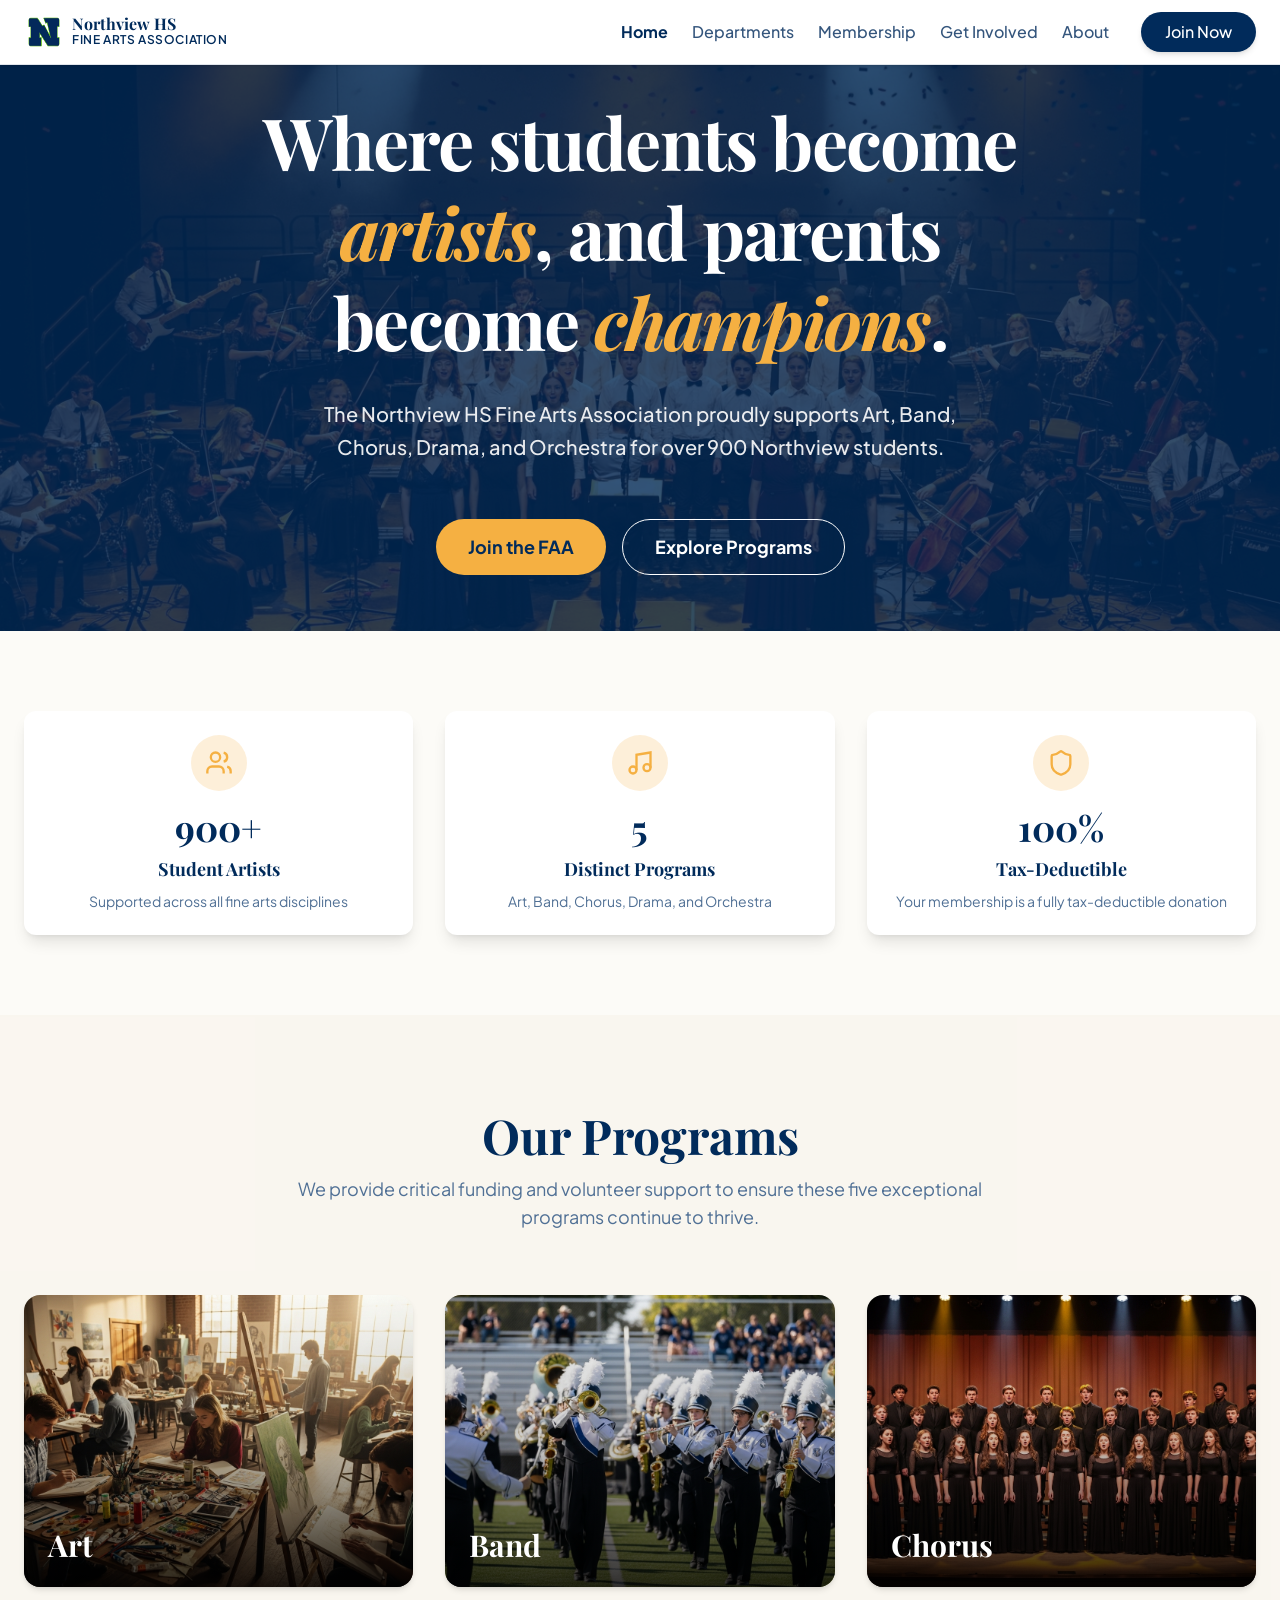
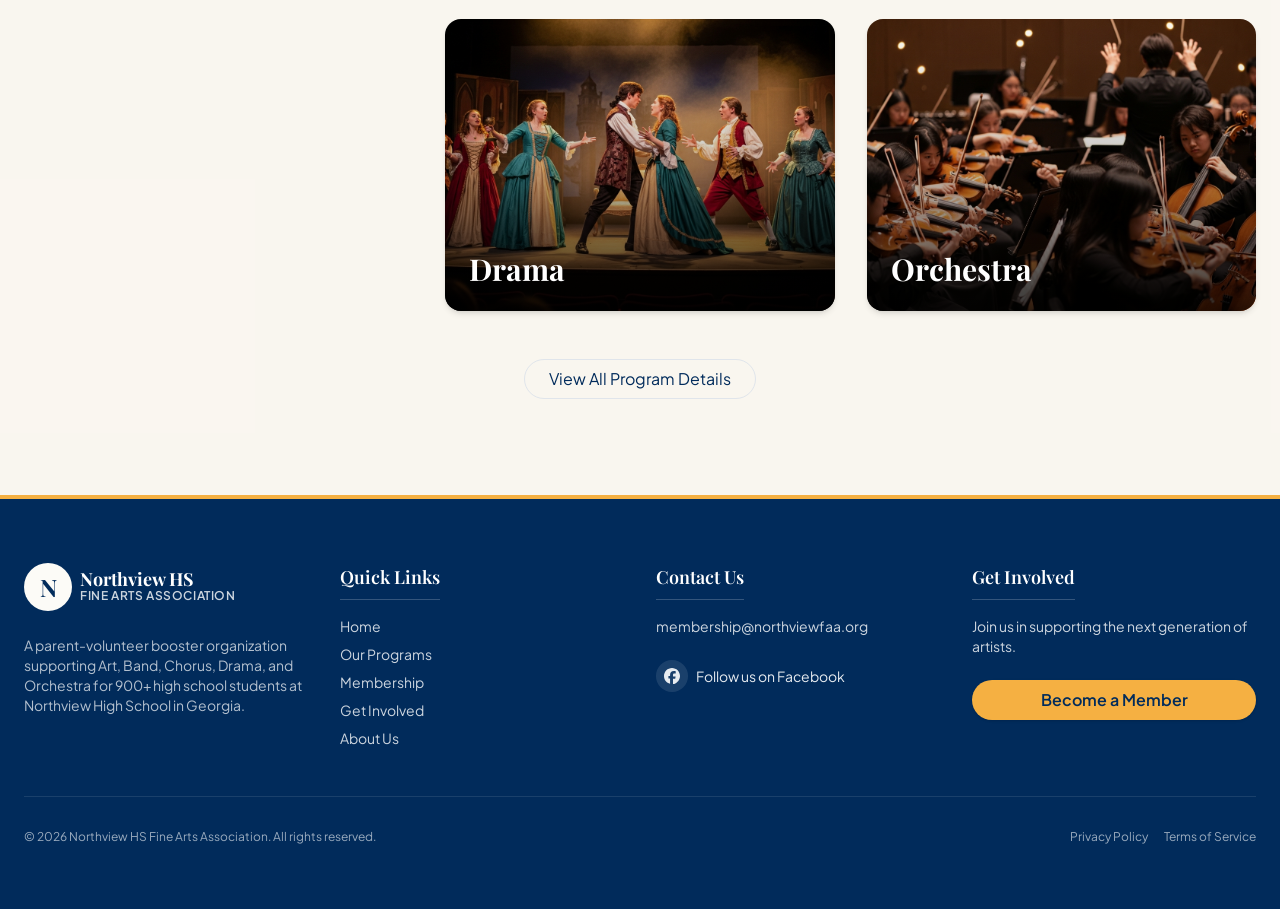
<file: index.html>
<!DOCTYPE html>
<html lang="en">
<head>
<meta charset="UTF-8">
<meta name="viewport" content="width=device-width, initial-scale=1.0">
<title>Northview HS Fine Arts Association</title>
<meta name="description" content="The Northview HS Fine Arts Association proudly supports Art, Band, Chorus, Drama, and Orchestra for over 900 students.">
<link rel="icon" type="image/svg+xml" href="images/favicon.svg">
<link rel="stylesheet" href="assets/style.css">
<link rel="preconnect" href="https://fonts.googleapis.com">
</head>
<body class="min-h-screen flex flex-col bg-background font-sans text-foreground">

<header id="site-header" class="fixed top-0 left-0 right-0 z-50 border-b border-border bg-white shadow-sm py-3">
  <div class="container mx-auto px-4 md:px-6">
    <div class="flex items-center justify-between">
      <a href="index.html" class="flex items-center gap-2 group">
        <div class="w-10 h-10 rounded-full flex items-center justify-center overflow-hidden transition-transform group-hover:scale-105">
          <img src="images/northview_logo.png" alt="Logo" class="w-full h-full object-cover" />
        </div>
        <div class="flex flex-col">
          <span class="font-serif font-bold leading-none text-foreground hdr-text">Northview HS</span>
          <span class="text-xs font-semibold uppercase tracking-wider text-primary hdr-text">Fine Arts Association</span>
        </div>
      </a>

      <nav class="hidden lg:flex items-center gap-8">
        <ul class="flex items-center gap-6">
          <li><a href="index.html" class="hdr-text text-base font-bold transition-colors hover:text-primary text-primary">Home</a></li>
<li><a href="programs.html" class="hdr-text text-base font-medium transition-colors hover:text-primary text-foreground/80">Departments</a></li>
<li><a href="membership.html" class="hdr-text text-base font-medium transition-colors hover:text-primary text-foreground/80">Membership</a></li>
<li><a href="volunteer.html" class="hdr-text text-base font-medium transition-colors hover:text-primary text-foreground/80">Get Involved</a></li>
<li><a href="about.html" class="hdr-text text-base font-medium transition-colors hover:text-primary text-foreground/80">About</a></li>

        </ul>
        <a href="membership.html" class="inline-flex items-center justify-center rounded-full px-6 h-10 shadow-md hover:shadow-lg transition-all bg-primary text-primary-foreground font-medium text-base hover:bg-primary/90">Join Now</a>
      </nav>

      <button id="mobile-menu-button" class="hdr-text lg:hidden p-2 rounded-md transition-colors text-foreground" aria-label="Toggle menu">
        <svg id="icon-menu" xmlns="http://www.w3.org/2000/svg" width="24" height="24" viewBox="0 0 24 24" fill="none" stroke="currentColor" stroke-width="2" stroke-linecap="round" stroke-linejoin="round"><line x1="4" x2="20" y1="12" y2="12"/><line x1="4" x2="20" y1="6" y2="6"/><line x1="4" x2="20" y1="18" y2="18"/></svg>
        <svg id="icon-close" class="hidden" xmlns="http://www.w3.org/2000/svg" width="24" height="24" viewBox="0 0 24 24" fill="none" stroke="currentColor" stroke-width="2" stroke-linecap="round" stroke-linejoin="round"><path d="M18 6 6 18"/><path d="m6 6 12 12"/></svg>
      </button>
    </div>
  </div>

  <div id="mobile-nav" class="hidden lg:hidden absolute top-full left-0 right-0 bg-background border-b border-border shadow-lg">
    <nav class="container mx-auto px-4 py-4 flex flex-col gap-4">
      <ul class="flex flex-col gap-2">
        <li><a href="index.html" class="block py-2 px-4 rounded-md text-base font-medium transition-colors bg-primary/10 text-primary">Home</a></li>
<li><a href="programs.html" class="block py-2 px-4 rounded-md text-base font-medium transition-colors text-foreground/80 hover:bg-accent/20 hover:text-foreground">Programs</a></li>
<li><a href="membership.html" class="block py-2 px-4 rounded-md text-base font-medium transition-colors text-foreground/80 hover:bg-accent/20 hover:text-foreground">Membership</a></li>
<li><a href="volunteer.html" class="block py-2 px-4 rounded-md text-base font-medium transition-colors text-foreground/80 hover:bg-accent/20 hover:text-foreground">Get Involved</a></li>
<li><a href="about.html" class="block py-2 px-4 rounded-md text-base font-medium transition-colors text-foreground/80 hover:bg-accent/20 hover:text-foreground">About</a></li>

      </ul>
      <div class="pt-4 border-t border-border px-4">
        <a href="https://northviewfaa.org/membership/" target="_blank" rel="noopener noreferrer" class="w-full inline-flex items-center justify-center rounded-full bg-primary text-primary-foreground font-medium h-10 hover:bg-primary/90">Join Now</a>
      </div>
    </nav>
  </div>
</header>

<main class="flex-grow">

<div class="w-full">
  <!-- Hero -->
  <section class="relative w-full min-h-[90vh] flex items-center justify-center overflow-hidden py-24">
    <div class="absolute inset-0 bg-primary/80 z-10"></div>
    <div class="absolute inset-0 bg-cover bg-center bg-no-repeat" style="background-image: url('images/hero.png')"></div>
    <div class="container relative z-20 mx-auto px-4 md:px-6 text-center text-white">
      <div class="max-w-4xl mx-auto flex flex-col items-center gap-6">
        <h1 class="text-5xl md:text-7xl font-serif font-bold tracking-tight text-balance leading-tight">
          Where students become <span class="text-accent italic">artists</span>, and parents become <span class="text-accent italic">champions</span>.
        </h1>
        <p class="text-lg md:text-xl text-white/90 max-w-2xl font-medium leading-relaxed mt-2">
          The Northview HS Fine Arts Association proudly supports Art, Band, Chorus, Drama, and Orchestra for over 900 Northview students.
        </p>
        <div class="flex flex-col sm:flex-row gap-4 mt-8 w-full sm:w-auto">
          <a href="membership.html" class="inline-flex items-center justify-center bg-accent text-primary hover:bg-accent/90 rounded-full font-bold px-8 h-14 text-lg">Join the FAA</a>
          <a href="programs.html" class="inline-flex items-center justify-center rounded-full font-bold px-8 h-14 text-lg bg-transparent border border-white text-white hover:bg-white/10">Explore Programs</a>
        </div>
      </div>
    </div>
  </section>

  <!-- Impact Stats -->
  <section class="py-20 bg-background relative z-30 -mt-10">
    <div class="container mx-auto px-4 md:px-6">
      <div class="grid grid-cols-1 md:grid-cols-3 gap-8">
        <div class="rounded-lg border-none shadow-lg bg-card text-card-foreground text-center p-6 h-full">
          <div class="mx-auto w-14 h-14 rounded-full bg-accent/20 flex items-center justify-center mb-4 text-accent">
            <svg width="28" height="28" viewBox="0 0 24 24" fill="none" stroke="currentColor" stroke-width="2"><path d="M16 21v-2a4 4 0 0 0-4-4H6a4 4 0 0 0-4 4v2"/><circle cx="9" cy="7" r="4"/><path d="M22 21v-2a4 4 0 0 0-3-3.87"/><path d="M16 3.13a4 4 0 0 1 0 7.75"/></svg>
          </div>
          <div class="text-4xl font-serif font-bold text-primary pb-2">900+</div>
          <h3 class="text-lg font-bold mb-2">Student Artists</h3>
          <p class="text-muted-foreground text-sm">Supported across all fine arts disciplines</p>
        </div>
        <div class="rounded-lg border-none shadow-lg bg-card text-card-foreground text-center p-6 h-full">
          <div class="mx-auto w-14 h-14 rounded-full bg-accent/20 flex items-center justify-center mb-4 text-accent">
            <svg width="28" height="28" viewBox="0 0 24 24" fill="none" stroke="currentColor" stroke-width="2"><path d="M9 18V5l12-2v13"/><circle cx="6" cy="18" r="3"/><circle cx="18" cy="16" r="3"/></svg>
          </div>
          <div class="text-4xl font-serif font-bold text-primary pb-2">5</div>
          <h3 class="text-lg font-bold mb-2">Distinct Programs</h3>
          <p class="text-muted-foreground text-sm">Art, Band, Chorus, Drama, and Orchestra</p>
        </div>
        <div class="rounded-lg border-none shadow-lg bg-card text-card-foreground text-center p-6 h-full">
          <div class="mx-auto w-14 h-14 rounded-full bg-accent/20 flex items-center justify-center mb-4 text-accent">
            <svg width="28" height="28" viewBox="0 0 24 24" fill="none" stroke="currentColor" stroke-width="2"><path d="M20 13c0 5-3.5 7.5-7.66 8.95a1 1 0 0 1-.67-.01C7.5 20.5 4 18 4 13V6a1 1 0 0 1 1-1c2 0 4.5-1.2 6.24-2.72a1.17 1.17 0 0 1 1.52 0C14.51 3.81 17 5 19 5a1 1 0 0 1 1 1z"/></svg>
          </div>
          <div class="text-4xl font-serif font-bold text-primary pb-2">100%</div>
          <h3 class="text-lg font-bold mb-2">Tax-Deductible</h3>
          <p class="text-muted-foreground text-sm">Your membership is a fully tax-deductible donation</p>
        </div>
      </div>
    </div>
  </section>

  <!-- Programs Showcase -->
  <section class="py-24 bg-muted/50">
    <div class="container mx-auto px-4 md:px-6">
      <div class="text-center max-w-3xl mx-auto mb-16">
        <h2 class="text-3xl md:text-5xl font-serif font-bold text-primary mb-4">Our Programs</h2>
        <p class="text-lg text-muted-foreground">We provide critical funding and volunteer support to ensure these five exceptional programs continue to thrive.</p>
      </div>
      <div class="grid grid-cols-1 md:grid-cols-2 lg:grid-cols-3 gap-6 lg:gap-8">
        <a href="programs.html" class="group block h-full">
          <div class="relative rounded-2xl overflow-hidden shadow-md aspect-[4/3]">
            <div class="absolute inset-0 bg-cover bg-center transition-transform duration-700 group-hover:scale-110" style="background-image: url('images/art.png')"></div>
            <div class="absolute inset-0 bg-gradient-to-t from-black/80 via-black/20 to-transparent"></div>
            <div class="absolute bottom-0 left-0 p-6 w-full flex justify-between items-end">
              <h3 class="text-3xl font-serif font-bold text-white">Art</h3>
            </div>
          </div>
        </a>
        <a href="programs.html" class="group block h-full">
          <div class="relative rounded-2xl overflow-hidden shadow-md aspect-[4/3]">
            <div class="absolute inset-0 bg-cover bg-center transition-transform duration-700 group-hover:scale-110" style="background-image: url('images/band.png')"></div>
            <div class="absolute inset-0 bg-gradient-to-t from-black/80 via-black/20 to-transparent"></div>
            <div class="absolute bottom-0 left-0 p-6 w-full flex justify-between items-end">
              <h3 class="text-3xl font-serif font-bold text-white">Band</h3>
            </div>
          </div>
        </a>
        <a href="programs.html" class="group block h-full">
          <div class="relative rounded-2xl overflow-hidden shadow-md aspect-[4/3]">
            <div class="absolute inset-0 bg-cover bg-center transition-transform duration-700 group-hover:scale-110" style="background-image: url('images/chorus.png')"></div>
            <div class="absolute inset-0 bg-gradient-to-t from-black/80 via-black/20 to-transparent"></div>
            <div class="absolute bottom-0 left-0 p-6 w-full flex justify-between items-end">
              <h3 class="text-3xl font-serif font-bold text-white">Chorus</h3>
            </div>
          </div>
        </a>
        <a href="programs.html" class="group block h-full lg:col-start-2">
          <div class="relative rounded-2xl overflow-hidden shadow-md aspect-[4/3]">
            <div class="absolute inset-0 bg-cover bg-center transition-transform duration-700 group-hover:scale-110" style="background-image: url('images/drama.png')"></div>
            <div class="absolute inset-0 bg-gradient-to-t from-black/80 via-black/20 to-transparent"></div>
            <div class="absolute bottom-0 left-0 p-6 w-full flex justify-between items-end">
              <h3 class="text-3xl font-serif font-bold text-white">Drama</h3>
            </div>
          </div>
        </a>
        <a href="programs.html" class="group block h-full lg:col-start-3">
          <div class="relative rounded-2xl overflow-hidden shadow-md aspect-[4/3]">
            <div class="absolute inset-0 bg-cover bg-center transition-transform duration-700 group-hover:scale-110" style="background-image: url('images/orchestra.png')"></div>
            <div class="absolute inset-0 bg-gradient-to-t from-black/80 via-black/20 to-transparent"></div>
            <div class="absolute bottom-0 left-0 p-6 w-full flex justify-between items-end">
              <h3 class="text-3xl font-serif font-bold text-white">Orchestra</h3>
            </div>
          </div>
        </a>
      </div>
      <div class="mt-12 text-center">
        <a href="programs.html" class="inline-flex items-center justify-center rounded-full border border-input px-6 h-10 hover:bg-accent hover:text-accent-foreground">View All Program Details</a>
      </div>
    </div>
  </section>

</div>

</main>

<footer class="bg-primary text-primary-foreground py-16 border-t-4 border-accent">
  <div class="container mx-auto px-4 md:px-6">
    <div class="grid grid-cols-1 md:grid-cols-2 lg:grid-cols-4 gap-12 lg:gap-8 mb-12">
      <div class="flex flex-col gap-4">
        <a href="index.html" class="flex items-center gap-2 group">
          <div class="w-12 h-12 rounded-full bg-background flex items-center justify-center text-primary font-serif font-bold text-2xl transition-transform group-hover:scale-105">N</div>
          <div class="flex flex-col">
            <span class="font-serif font-bold text-lg leading-none">Northview HS</span>
            <span class="text-xs font-semibold uppercase tracking-wider text-primary-foreground/80">Fine Arts Association</span>
          </div>
        </a>
        <p class="text-primary-foreground/70 text-sm mt-2 max-w-xs">A parent-volunteer booster organization supporting Art, Band, Chorus, Drama, and Orchestra for 900+ high school students at Northview High School in Georgia.</p>
      </div>

      <div class="flex flex-col gap-4">
        <h3 class="font-serif font-semibold text-lg border-b border-primary-foreground/20 pb-2 inline-block w-max">Quick Links</h3>
        <ul class="flex flex-col gap-2 text-sm text-primary-foreground/80">
          <li><a href="index.html" class="hover:text-accent transition-colors">Home</a></li>
          <li><a href="programs.html" class="hover:text-accent transition-colors">Our Programs</a></li>
          <li><a href="membership.html" class="hover:text-accent transition-colors">Membership</a></li>
          <li><a href="volunteer.html" class="hover:text-accent transition-colors">Get Involved</a></li>
          <li><a href="about.html" class="hover:text-accent transition-colors">About Us</a></li>
        </ul>
      </div>

      <div class="flex flex-col gap-4">
        <h3 class="font-serif font-semibold text-lg border-b border-primary-foreground/20 pb-2 inline-block w-max">Contact Us</h3>
        <ul class="flex flex-col gap-2 text-sm text-primary-foreground/80">
          <li><a href="mailto:membership@northviewfaa.org" class="hover:text-accent transition-colors">membership@northviewfaa.org</a></li>
          <li class="mt-4">
            <a href="https://www.facebook.com/NorthviewFAA/" target="_blank" rel="noopener noreferrer" class="inline-flex items-center gap-2 text-primary-foreground/90 hover:text-accent transition-colors group">
              <span class="w-8 h-8 rounded-full bg-primary-foreground/10 flex items-center justify-center group-hover:bg-accent group-hover:text-primary transition-colors">
                <svg xmlns="http://www.w3.org/2000/svg" width="16" height="16" viewBox="0 0 24 24" fill="currentColor"><path d="M9.101 23.691v-7.98H6.627v-3.667h2.474v-1.58c0-4.085 1.848-5.978 5.858-5.978.401 0 .955.042 1.468.103a8.68 8.68 0 0 1 1.141.195v3.325a8.623 8.623 0 0 0-.653-.036 26.805 26.805 0 0 0-.733-.009c-.707 0-1.259.096-1.675.313a1.686 1.686 0 0 0-.679.679c-.239.481-.334 1.132-.334 2.005v1.583h3.926l-.393 2.264-.253 1.403h-3.28v8.245C19.396 23.238 24 18.179 24 12.044c0-6.627-5.373-12-12-12s-12 5.373-12 12c0 5.628 3.874 10.35 9.101 11.647Z"/></svg>
              </span>
              Follow us on Facebook
            </a>
          </li>
        </ul>
      </div>

      <div class="flex flex-col gap-4">
        <h3 class="font-serif font-semibold text-lg border-b border-primary-foreground/20 pb-2 inline-block w-max">Get Involved</h3>
        <p class="text-sm text-primary-foreground/80 mb-2">Join us in supporting the next generation of artists.</p>
        <a href="membership.html" class="inline-block bg-accent text-primary font-semibold py-2 px-6 rounded-full text-center hover:bg-accent/90 transition-colors shadow-sm">Become a Member</a>
      </div>
    </div>

    <div class="pt-8 border-t border-primary-foreground/10 flex flex-col md:flex-row items-center justify-between gap-4 text-xs text-primary-foreground/60">
      <p>&copy; 2026 Northview HS Fine Arts Association. All rights reserved.</p>
      <div class="flex gap-4">
        <a href="#" class="hover:text-primary-foreground transition-colors">Privacy Policy</a>
        <a href="#" class="hover:text-primary-foreground transition-colors">Terms of Service</a>
      </div>
    </div>
  </div>
</footer>

<script src="assets/main.js"></script>
</body>
</html>
</file>
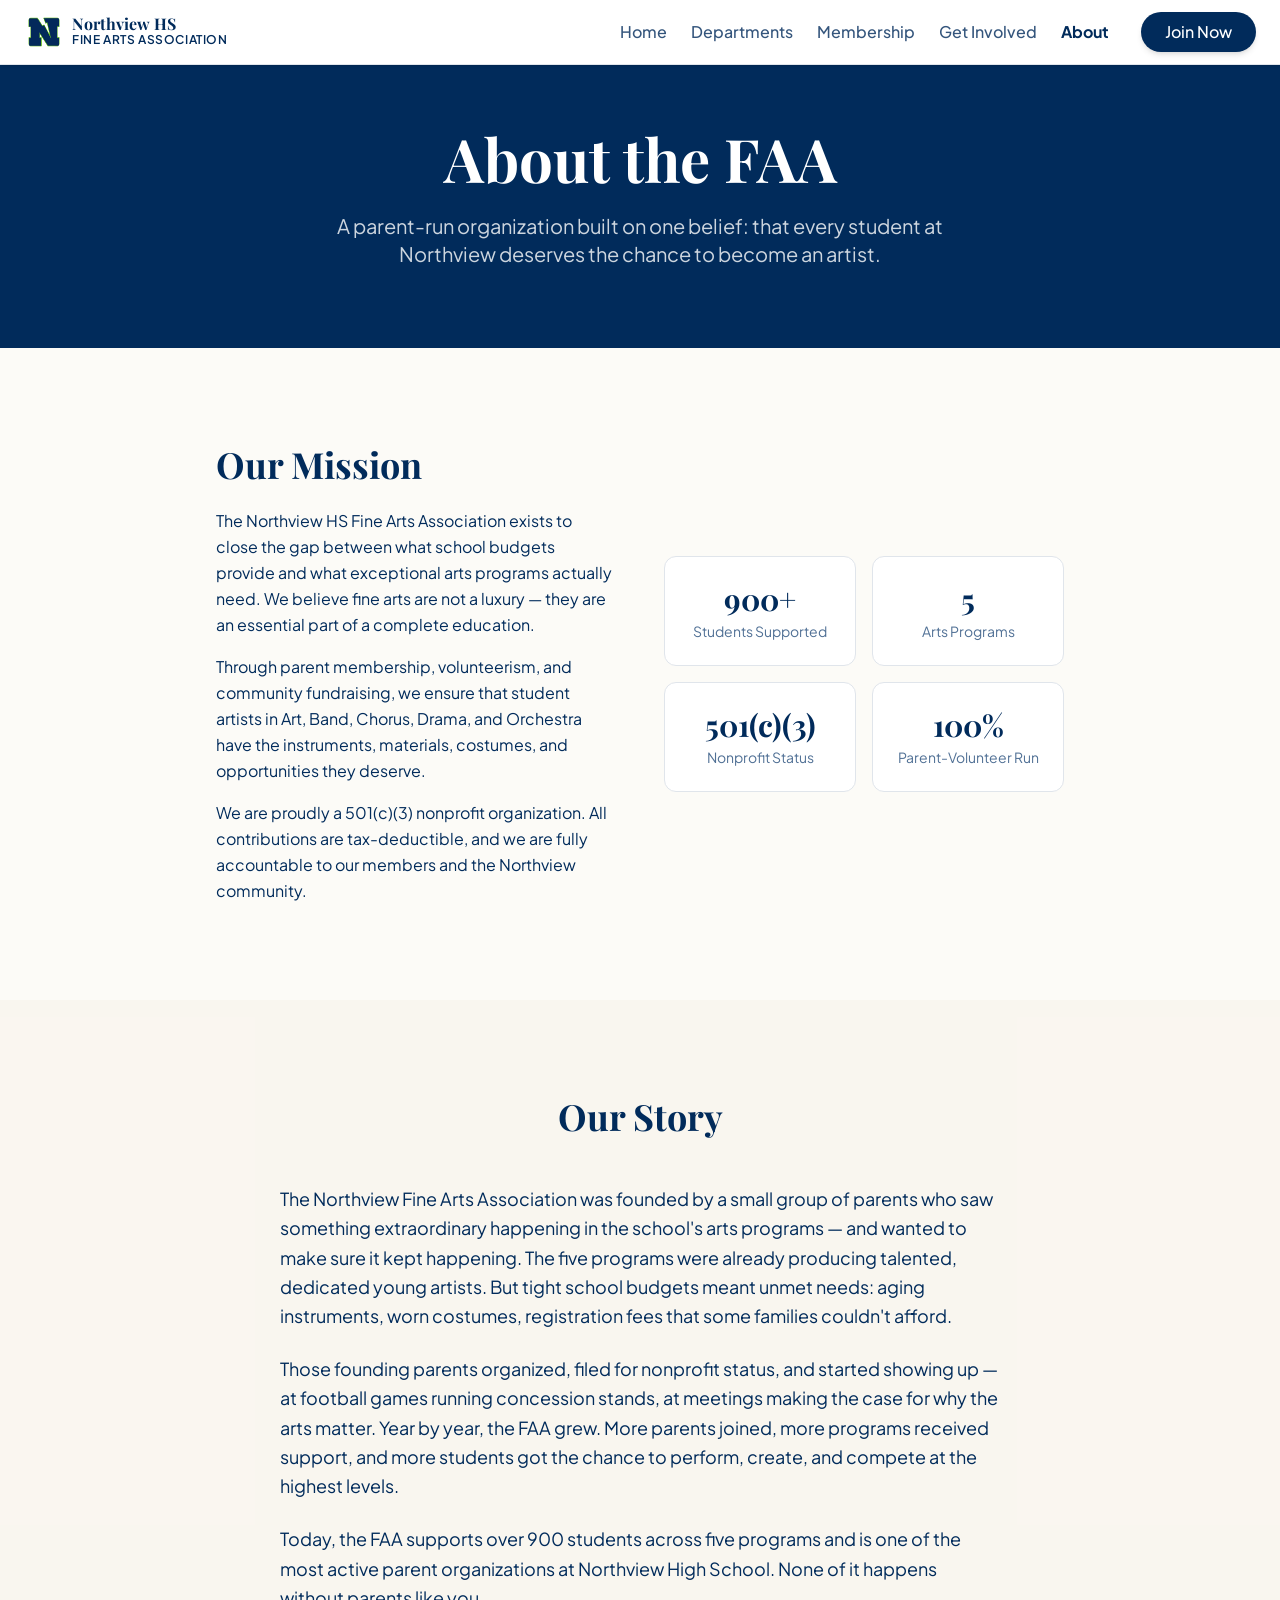
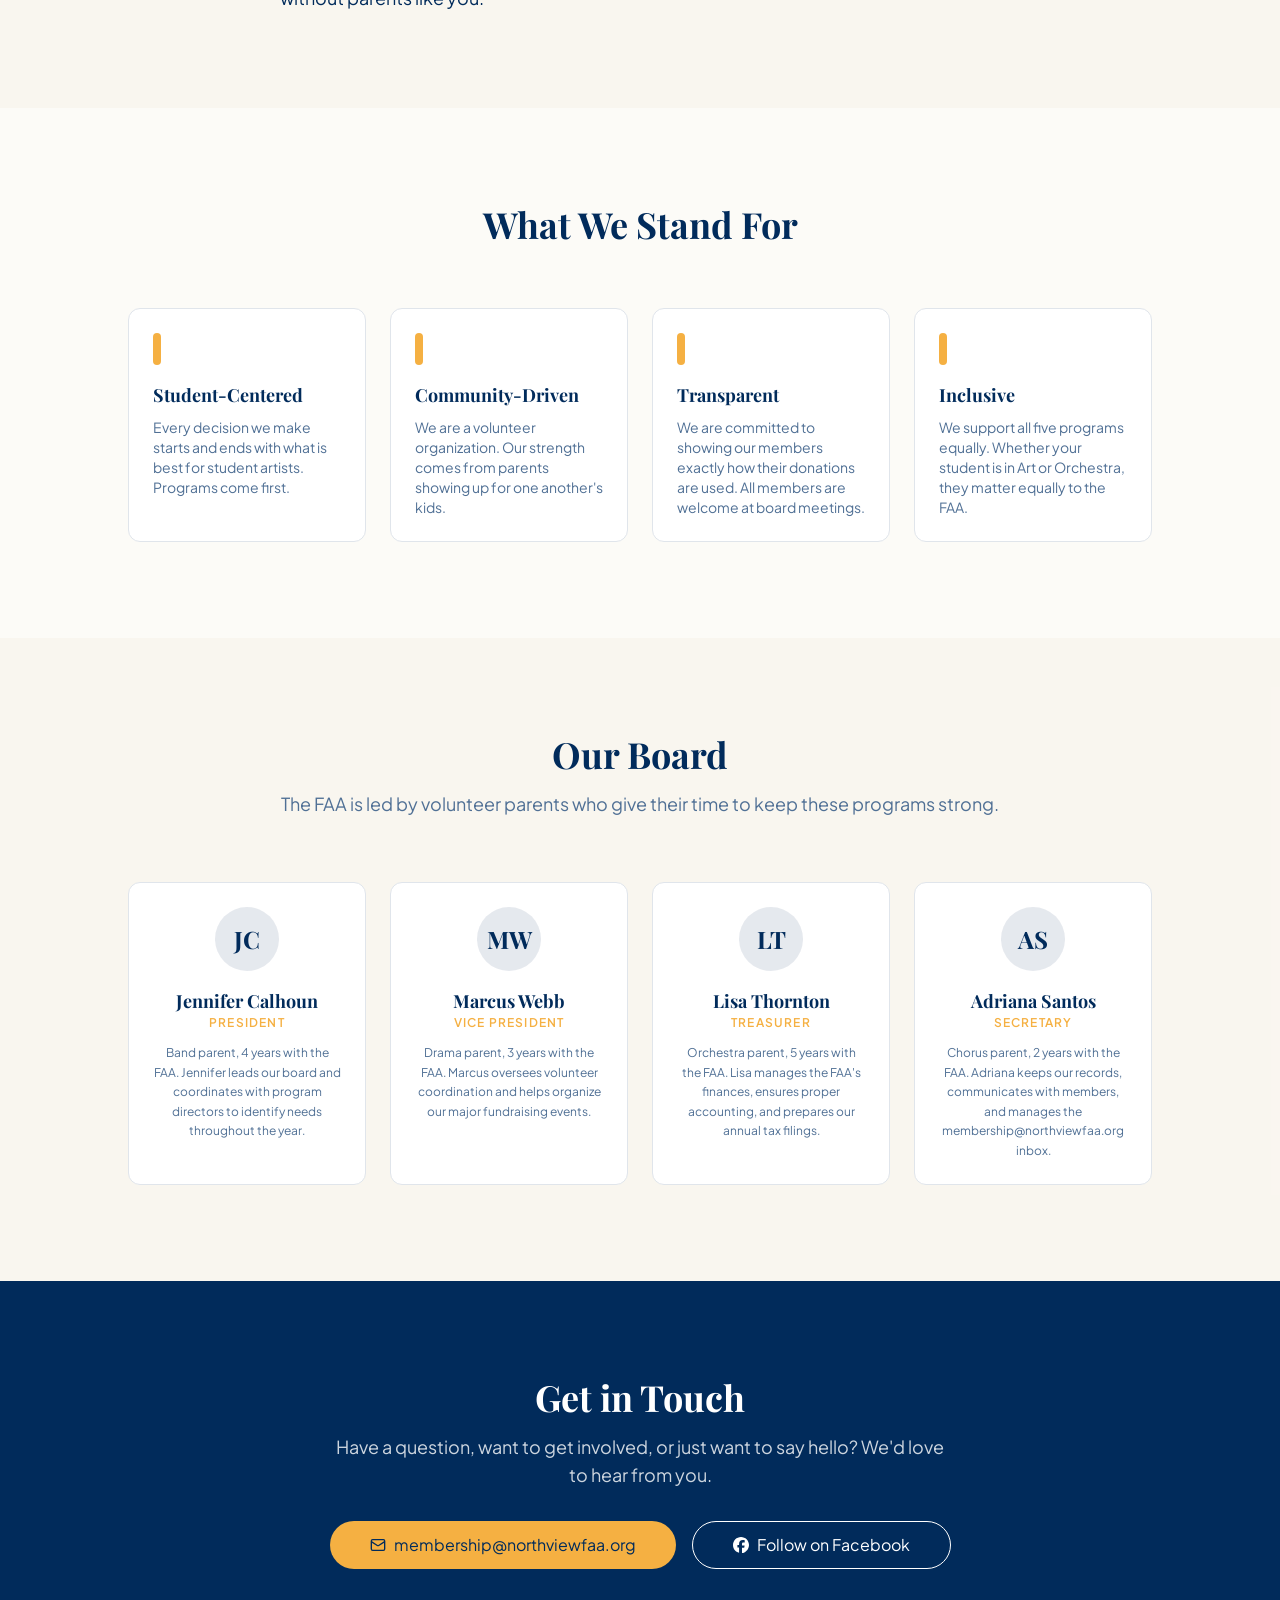
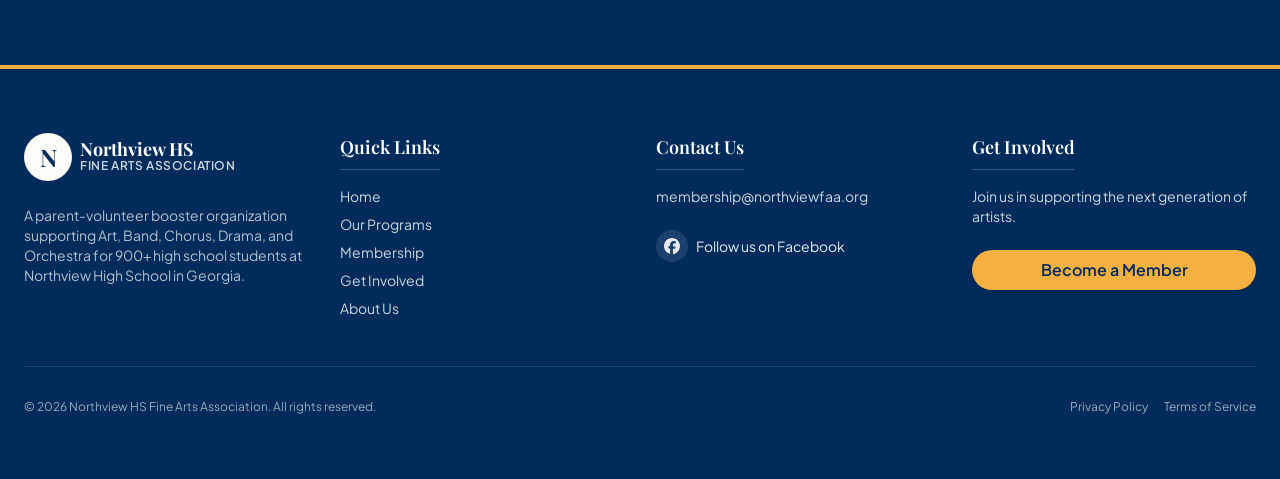
<file: about.html>
<!DOCTYPE html>
<html lang="en">
<head>
<meta charset="UTF-8">
<meta name="viewport" content="width=device-width, initial-scale=1.0">
<title>About Us | Northview HS Fine Arts Association</title>
<meta name="description" content="A parent-run organization built on one belief: that every student at Northview deserves the chance to become an artist.">
<link rel="icon" type="image/svg+xml" href="images/favicon.svg">
<link rel="stylesheet" href="assets/style.css">
<link rel="preconnect" href="https://fonts.googleapis.com">
</head>
<body class="min-h-screen flex flex-col bg-background font-sans text-foreground">

<header id="site-header" class="fixed top-0 left-0 right-0 z-50 border-b border-border bg-white shadow-sm py-3">
  <div class="container mx-auto px-4 md:px-6">
    <div class="flex items-center justify-between">
      <a href="index.html" class="flex items-center gap-2 group">
        <div class="w-10 h-10 rounded-full flex items-center justify-center overflow-hidden transition-transform group-hover:scale-105">
          <img src="images/northview_logo.png" alt="Logo" class="w-full h-full object-cover" />
        </div>
        <div class="flex flex-col">
          <span class="font-serif font-bold leading-none text-foreground hdr-text">Northview HS</span>
          <span class="text-xs font-semibold uppercase tracking-wider text-primary hdr-text">Fine Arts Association</span>
        </div>
      </a>

      <nav class="hidden lg:flex items-center gap-8">
        <ul class="flex items-center gap-6">
          <li><a href="index.html" class="hdr-text text-base font-medium transition-colors hover:text-primary text-foreground/80">Home</a></li>
<li><a href="programs.html" class="hdr-text text-base font-medium transition-colors hover:text-primary text-foreground/80">Departments</a></li>
<li><a href="membership.html" class="hdr-text text-base font-medium transition-colors hover:text-primary text-foreground/80">Membership</a></li>
<li><a href="volunteer.html" class="hdr-text text-base font-medium transition-colors hover:text-primary text-foreground/80">Get Involved</a></li>
<li><a href="about.html" class="hdr-text text-base font-bold transition-colors hover:text-primary text-primary">About</a></li>

        </ul>
        <a href="membership.html" class="inline-flex items-center justify-center rounded-full px-6 h-10 shadow-md hover:shadow-lg transition-all bg-primary text-primary-foreground font-medium text-base hover:bg-primary/90">Join Now</a>
      </nav>

      <button id="mobile-menu-button" class="hdr-text lg:hidden p-2 rounded-md transition-colors text-foreground" aria-label="Toggle menu">
        <svg id="icon-menu" xmlns="http://www.w3.org/2000/svg" width="24" height="24" viewBox="0 0 24 24" fill="none" stroke="currentColor" stroke-width="2" stroke-linecap="round" stroke-linejoin="round"><line x1="4" x2="20" y1="12" y2="12"/><line x1="4" x2="20" y1="6" y2="6"/><line x1="4" x2="20" y1="18" y2="18"/></svg>
        <svg id="icon-close" class="hidden" xmlns="http://www.w3.org/2000/svg" width="24" height="24" viewBox="0 0 24 24" fill="none" stroke="currentColor" stroke-width="2" stroke-linecap="round" stroke-linejoin="round"><path d="M18 6 6 18"/><path d="m6 6 12 12"/></svg>
      </button>
    </div>
  </div>

  <div id="mobile-nav" class="hidden lg:hidden absolute top-full left-0 right-0 bg-background border-b border-border shadow-lg">
    <nav class="container mx-auto px-4 py-4 flex flex-col gap-4">
      <ul class="flex flex-col gap-2">
        <li><a href="index.html" class="block py-2 px-4 rounded-md text-base font-medium transition-colors text-foreground/80 hover:bg-accent/20 hover:text-foreground">Home</a></li>
<li><a href="programs.html" class="block py-2 px-4 rounded-md text-base font-medium transition-colors text-foreground/80 hover:bg-accent/20 hover:text-foreground">Programs</a></li>
<li><a href="membership.html" class="block py-2 px-4 rounded-md text-base font-medium transition-colors text-foreground/80 hover:bg-accent/20 hover:text-foreground">Membership</a></li>
<li><a href="volunteer.html" class="block py-2 px-4 rounded-md text-base font-medium transition-colors text-foreground/80 hover:bg-accent/20 hover:text-foreground">Volunteer</a></li>
<li><a href="about.html" class="block py-2 px-4 rounded-md text-base font-medium transition-colors bg-primary/10 text-primary">About</a></li>

      </ul>
      <div class="pt-4 border-t border-border px-4">
        <a href="https://northviewfaa.org/membership/" target="_blank" rel="noopener noreferrer" class="w-full inline-flex items-center justify-center rounded-full bg-primary text-primary-foreground font-medium h-10 hover:bg-primary/90">Join Now</a>
      </div>
    </nav>
  </div>
</header>

<main class="flex-grow">

<div class="w-full">
  <section class="relative pt-32 pb-20 bg-primary text-primary-foreground overflow-hidden">
    <div class="container relative z-10 mx-auto px-4 md:px-6 text-center">
      <h1 class="text-4xl md:text-6xl font-serif font-bold mb-6">About the FAA</h1>
      <p class="text-xl text-primary-foreground/80 max-w-2xl mx-auto">A parent-run organization built on one belief: that every student at Northview deserves the chance to become an artist.</p>
    </div>
  </section>

  <section class="py-24 bg-background">
    <div class="container mx-auto px-4 md:px-6 max-w-4xl">
      <div class="grid grid-cols-1 md:grid-cols-2 gap-12 items-center">
        <div>
          <h2 class="text-3xl md:text-4xl font-serif font-bold text-primary mb-6">Our Mission</h2>
          <p class="text-foreground leading-relaxed mb-4">The Northview HS Fine Arts Association exists to close the gap between what school budgets provide and what exceptional arts programs actually need. We believe fine arts are not a luxury &mdash; they are an essential part of a complete education.</p>
          <p class="text-foreground leading-relaxed mb-4">Through parent membership, volunteerism, and community fundraising, we ensure that student artists in Art, Band, Chorus, Drama, and Orchestra have the instruments, materials, costumes, and opportunities they deserve.</p>
          <p class="text-foreground leading-relaxed">We are proudly a 501(c)(3) nonprofit organization. All contributions are tax-deductible, and we are fully accountable to our members and the Northview community.</p>
        </div>
        <div class="grid grid-cols-2 gap-4">
          
<div class="rounded-lg border border-border bg-card p-6 text-center">
  <div class="text-3xl font-serif font-bold text-primary mb-1">900+</div>
  <div class="text-sm text-muted-foreground">Students Supported</div>
</div>
<div class="rounded-lg border border-border bg-card p-6 text-center">
  <div class="text-3xl font-serif font-bold text-primary mb-1">5</div>
  <div class="text-sm text-muted-foreground">Arts Programs</div>
</div>
<div class="rounded-lg border border-border bg-card p-6 text-center">
  <div class="text-3xl font-serif font-bold text-primary mb-1">501(c)(3)</div>
  <div class="text-sm text-muted-foreground">Nonprofit Status</div>
</div>
<div class="rounded-lg border border-border bg-card p-6 text-center">
  <div class="text-3xl font-serif font-bold text-primary mb-1">100%</div>
  <div class="text-sm text-muted-foreground">Parent-Volunteer Run</div>
</div>
        </div>
      </div>
    </div>
  </section>

  <section class="py-24 bg-muted/50">
    <div class="container mx-auto px-4 md:px-6 max-w-3xl">
      <div class="text-center mb-12">
        <h2 class="text-3xl md:text-4xl font-serif font-bold text-primary mb-4">Our Story</h2>
      </div>
      <div class="prose prose-lg max-w-none text-foreground">
        <p class="mb-4 leading-relaxed">The Northview Fine Arts Association was founded by a small group of parents who saw something extraordinary happening in the school's arts programs &mdash; and wanted to make sure it kept happening. The five programs were already producing talented, dedicated young artists. But tight school budgets meant unmet needs: aging instruments, worn costumes, registration fees that some families couldn't afford.</p>
        <p class="mb-4 leading-relaxed">Those founding parents organized, filed for nonprofit status, and started showing up &mdash; at football games running concession stands, at meetings making the case for why the arts matter. Year by year, the FAA grew. More parents joined, more programs received support, and more students got the chance to perform, create, and compete at the highest levels.</p>
        <p class="leading-relaxed">Today, the FAA supports over 900 students across five programs and is one of the most active parent organizations at Northview High School. None of it happens without parents like you.</p>
      </div>
    </div>
  </section>

  <section class="py-24 bg-background">
    <div class="container mx-auto px-4 md:px-6">
      <div class="text-center mb-16">
        <h2 class="text-3xl md:text-4xl font-serif font-bold text-primary mb-4">What We Stand For</h2>
      </div>
      <div class="grid grid-cols-1 sm:grid-cols-2 lg:grid-cols-4 gap-6 max-w-5xl mx-auto">
        
<div class="rounded-lg border border-border bg-card h-full p-6">
  <div class="w-2 h-8 rounded-full bg-accent mb-4"></div>
  <h3 class="font-serif font-bold text-primary text-lg mb-2">Student-Centered</h3>
  <p class="text-sm text-muted-foreground">Every decision we make starts and ends with what is best for student artists. Programs come first.</p>
</div>
<div class="rounded-lg border border-border bg-card h-full p-6">
  <div class="w-2 h-8 rounded-full bg-accent mb-4"></div>
  <h3 class="font-serif font-bold text-primary text-lg mb-2">Community-Driven</h3>
  <p class="text-sm text-muted-foreground">We are a volunteer organization. Our strength comes from parents showing up for one another's kids.</p>
</div>
<div class="rounded-lg border border-border bg-card h-full p-6">
  <div class="w-2 h-8 rounded-full bg-accent mb-4"></div>
  <h3 class="font-serif font-bold text-primary text-lg mb-2">Transparent</h3>
  <p class="text-sm text-muted-foreground">We are committed to showing our members exactly how their donations are used. All members are welcome at board meetings.</p>
</div>
<div class="rounded-lg border border-border bg-card h-full p-6">
  <div class="w-2 h-8 rounded-full bg-accent mb-4"></div>
  <h3 class="font-serif font-bold text-primary text-lg mb-2">Inclusive</h3>
  <p class="text-sm text-muted-foreground">We support all five programs equally. Whether your student is in Art or Orchestra, they matter equally to the FAA.</p>
</div>
      </div>
    </div>
  </section>

  <section class="py-24 bg-muted/50">
    <div class="container mx-auto px-4 md:px-6">
      <div class="text-center mb-16">
        <h2 class="text-3xl md:text-4xl font-serif font-bold text-primary mb-4">Our Board</h2>
        <p class="text-lg text-muted-foreground">The FAA is led by volunteer parents who give their time to keep these programs strong.</p>
      </div>
      <div class="grid grid-cols-1 sm:grid-cols-2 lg:grid-cols-4 gap-6 max-w-5xl mx-auto">
        
<div class="rounded-lg border border-border bg-card h-full p-6 text-center">
  <div class="w-16 h-16 rounded-full bg-primary/10 text-primary font-bold font-serif text-2xl flex items-center justify-center mx-auto mb-4">JC</div>
  <h3 class="font-serif font-bold text-primary text-lg">Jennifer Calhoun</h3>
  <div class="text-xs font-semibold uppercase tracking-widest text-accent mb-3">President</div>
  <p class="text-xs text-muted-foreground leading-relaxed">Band parent, 4 years with the FAA. Jennifer leads our board and coordinates with program directors to identify needs throughout the year.</p>
</div>
<div class="rounded-lg border border-border bg-card h-full p-6 text-center">
  <div class="w-16 h-16 rounded-full bg-primary/10 text-primary font-bold font-serif text-2xl flex items-center justify-center mx-auto mb-4">MW</div>
  <h3 class="font-serif font-bold text-primary text-lg">Marcus Webb</h3>
  <div class="text-xs font-semibold uppercase tracking-widest text-accent mb-3">Vice President</div>
  <p class="text-xs text-muted-foreground leading-relaxed">Drama parent, 3 years with the FAA. Marcus oversees volunteer coordination and helps organize our major fundraising events.</p>
</div>
<div class="rounded-lg border border-border bg-card h-full p-6 text-center">
  <div class="w-16 h-16 rounded-full bg-primary/10 text-primary font-bold font-serif text-2xl flex items-center justify-center mx-auto mb-4">LT</div>
  <h3 class="font-serif font-bold text-primary text-lg">Lisa Thornton</h3>
  <div class="text-xs font-semibold uppercase tracking-widest text-accent mb-3">Treasurer</div>
  <p class="text-xs text-muted-foreground leading-relaxed">Orchestra parent, 5 years with the FAA. Lisa manages the FAA's finances, ensures proper accounting, and prepares our annual tax filings.</p>
</div>
<div class="rounded-lg border border-border bg-card h-full p-6 text-center">
  <div class="w-16 h-16 rounded-full bg-primary/10 text-primary font-bold font-serif text-2xl flex items-center justify-center mx-auto mb-4">AS</div>
  <h3 class="font-serif font-bold text-primary text-lg">Adriana Santos</h3>
  <div class="text-xs font-semibold uppercase tracking-widest text-accent mb-3">Secretary</div>
  <p class="text-xs text-muted-foreground leading-relaxed">Chorus parent, 2 years with the FAA. Adriana keeps our records, communicates with members, and manages the membership@northviewfaa.org inbox.</p>
</div>
      </div>
    </div>
  </section>

  <section class="py-24 bg-primary text-primary-foreground">
    <div class="container mx-auto px-4 md:px-6 text-center max-w-2xl">
      <h2 class="text-3xl md:text-4xl font-serif font-bold mb-4">Get in Touch</h2>
      <p class="text-primary-foreground/80 text-lg mb-8">Have a question, want to get involved, or just want to say hello? We'd love to hear from you.</p>
      <div class="flex flex-col sm:flex-row gap-4 justify-center">
        <a href="mailto:membership@northviewfaa.org" class="inline-flex items-center justify-center rounded-full px-10 h-12 bg-accent text-accent-foreground hover:bg-accent/90">
          <svg class="mr-2 h-4 w-4" viewBox="0 0 24 24" fill="none" stroke="currentColor" stroke-width="2"><rect width="20" height="16" x="2" y="4" rx="2"/><path d="m22 7-8.97 5.7a1.94 1.94 0 0 1-2.06 0L2 7"/></svg>
          membership@northviewfaa.org
        </a>
        <a href="https://www.facebook.com/NorthviewFAA/" target="_blank" rel="noopener noreferrer" class="inline-flex items-center justify-center rounded-full px-10 h-12 border border-white text-white hover:bg-white/10">
          <svg class="mr-2 h-4 w-4" viewBox="0 0 24 24" fill="currentColor"><path d="M9.101 23.691v-7.98H6.627v-3.667h2.474v-1.58c0-4.085 1.848-5.978 5.858-5.978.401 0 .955.042 1.468.103a8.68 8.68 0 0 1 1.141.195v3.325a8.623 8.623 0 0 0-.653-.036 26.805 26.805 0 0 0-.733-.009c-.707 0-1.259.096-1.675.313a1.686 1.686 0 0 0-.679.679c-.239.481-.334 1.132-.334 2.005v1.583h3.926l-.393 2.264-.253 1.403h-3.28v8.245C19.396 23.238 24 18.179 24 12.044c0-6.627-5.373-12-12-12s-12 5.373-12 12c0 5.628 3.874 10.35 9.101 11.647Z"/></svg>
          Follow on Facebook
        </a>
      </div>
    </div>
  </section>
</div>

</main>

<footer class="bg-primary text-primary-foreground py-16 border-t-4 border-accent">
  <div class="container mx-auto px-4 md:px-6">
    <div class="grid grid-cols-1 md:grid-cols-2 lg:grid-cols-4 gap-12 lg:gap-8 mb-12">
      <div class="flex flex-col gap-4">
        <a href="index.html" class="flex items-center gap-2 group">
          <div class="w-12 h-12 rounded-full bg-background flex items-center justify-center text-primary font-serif font-bold text-2xl transition-transform group-hover:scale-105">N</div>
          <div class="flex flex-col">
            <span class="font-serif font-bold text-lg leading-none">Northview HS</span>
            <span class="text-xs font-semibold uppercase tracking-wider text-primary-foreground/80">Fine Arts Association</span>
          </div>
        </a>
        <p class="text-primary-foreground/70 text-sm mt-2 max-w-xs">A parent-volunteer booster organization supporting Art, Band, Chorus, Drama, and Orchestra for 900+ high school students at Northview High School in Georgia.</p>
      </div>

      <div class="flex flex-col gap-4">
        <h3 class="font-serif font-semibold text-lg border-b border-primary-foreground/20 pb-2 inline-block w-max">Quick Links</h3>
        <ul class="flex flex-col gap-2 text-sm text-primary-foreground/80">
          <li><a href="index.html" class="hover:text-accent transition-colors">Home</a></li>
          <li><a href="programs.html" class="hover:text-accent transition-colors">Our Programs</a></li>
          <li><a href="membership.html" class="hover:text-accent transition-colors">Membership</a></li>
          <li><a href="volunteer.html" class="hover:text-accent transition-colors">Get Involved</a></li>
          <li><a href="about.html" class="hover:text-accent transition-colors">About Us</a></li>
        </ul>
      </div>

      <div class="flex flex-col gap-4">
        <h3 class="font-serif font-semibold text-lg border-b border-primary-foreground/20 pb-2 inline-block w-max">Contact Us</h3>
        <ul class="flex flex-col gap-2 text-sm text-primary-foreground/80">
          <li><a href="mailto:membership@northviewfaa.org" class="hover:text-accent transition-colors">membership@northviewfaa.org</a></li>
          <li class="mt-4">
            <a href="https://www.facebook.com/NorthviewFAA/" target="_blank" rel="noopener noreferrer" class="inline-flex items-center gap-2 text-primary-foreground/90 hover:text-accent transition-colors group">
              <span class="w-8 h-8 rounded-full bg-primary-foreground/10 flex items-center justify-center group-hover:bg-accent group-hover:text-primary transition-colors">
                <svg xmlns="http://www.w3.org/2000/svg" width="16" height="16" viewBox="0 0 24 24" fill="currentColor"><path d="M9.101 23.691v-7.98H6.627v-3.667h2.474v-1.58c0-4.085 1.848-5.978 5.858-5.978.401 0 .955.042 1.468.103a8.68 8.68 0 0 1 1.141.195v3.325a8.623 8.623 0 0 0-.653-.036 26.805 26.805 0 0 0-.733-.009c-.707 0-1.259.096-1.675.313a1.686 1.686 0 0 0-.679.679c-.239.481-.334 1.132-.334 2.005v1.583h3.926l-.393 2.264-.253 1.403h-3.28v8.245C19.396 23.238 24 18.179 24 12.044c0-6.627-5.373-12-12-12s-12 5.373-12 12c0 5.628 3.874 10.35 9.101 11.647Z"/></svg>
              </span>
              Follow us on Facebook
            </a>
          </li>
        </ul>
      </div>

      <div class="flex flex-col gap-4">
        <h3 class="font-serif font-semibold text-lg border-b border-primary-foreground/20 pb-2 inline-block w-max">Get Involved</h3>
        <p class="text-sm text-primary-foreground/80 mb-2">Join us in supporting the next generation of artists.</p>
        <a href="membership.html" class="inline-block bg-accent text-primary font-semibold py-2 px-6 rounded-full text-center hover:bg-accent/90 transition-colors shadow-sm">Become a Member</a>
      </div>
    </div>

    <div class="pt-8 border-t border-primary-foreground/10 flex flex-col md:flex-row items-center justify-between gap-4 text-xs text-primary-foreground/60">
      <p>&copy; 2026 Northview HS Fine Arts Association. All rights reserved.</p>
      <div class="flex gap-4">
        <a href="#" class="hover:text-primary-foreground transition-colors">Privacy Policy</a>
        <a href="#" class="hover:text-primary-foreground transition-colors">Terms of Service</a>
      </div>
    </div>
  </div>
</footer>

<script src="assets/main.js"></script>
</body>
</html>
</file>
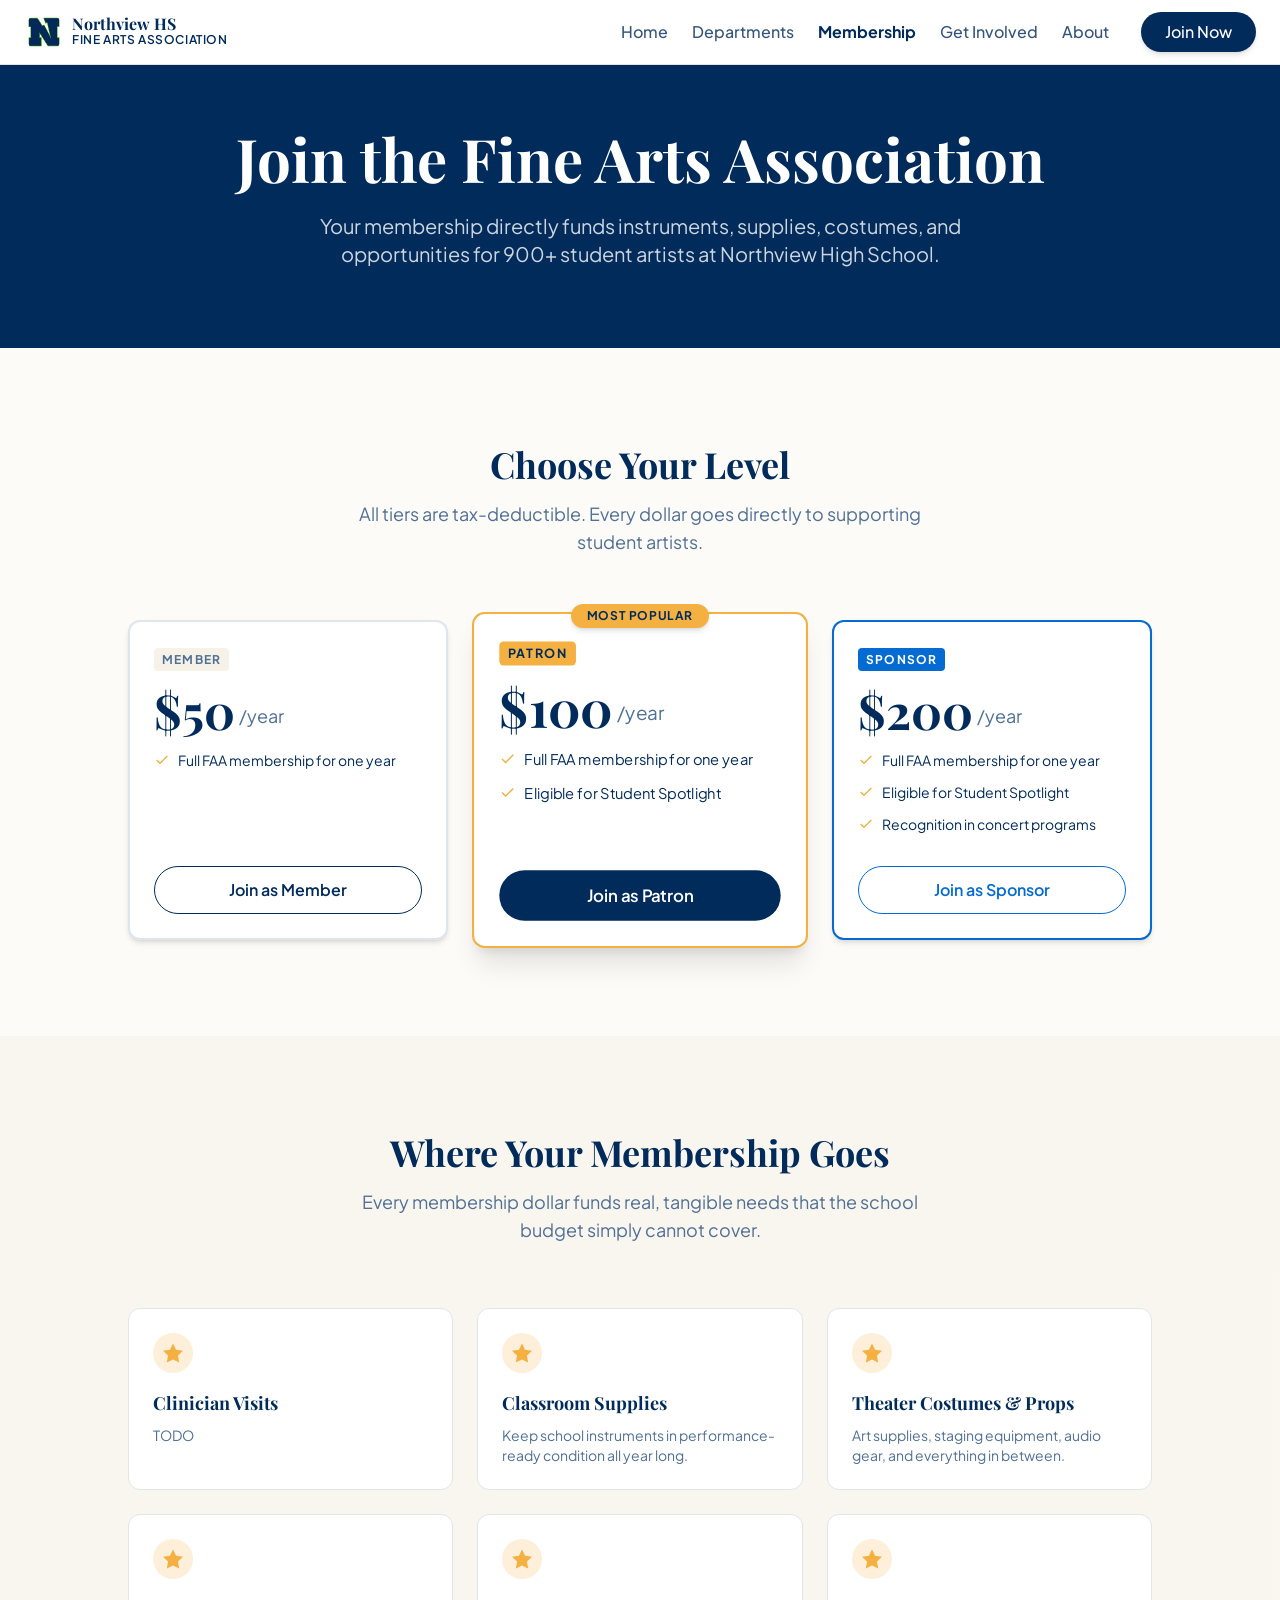
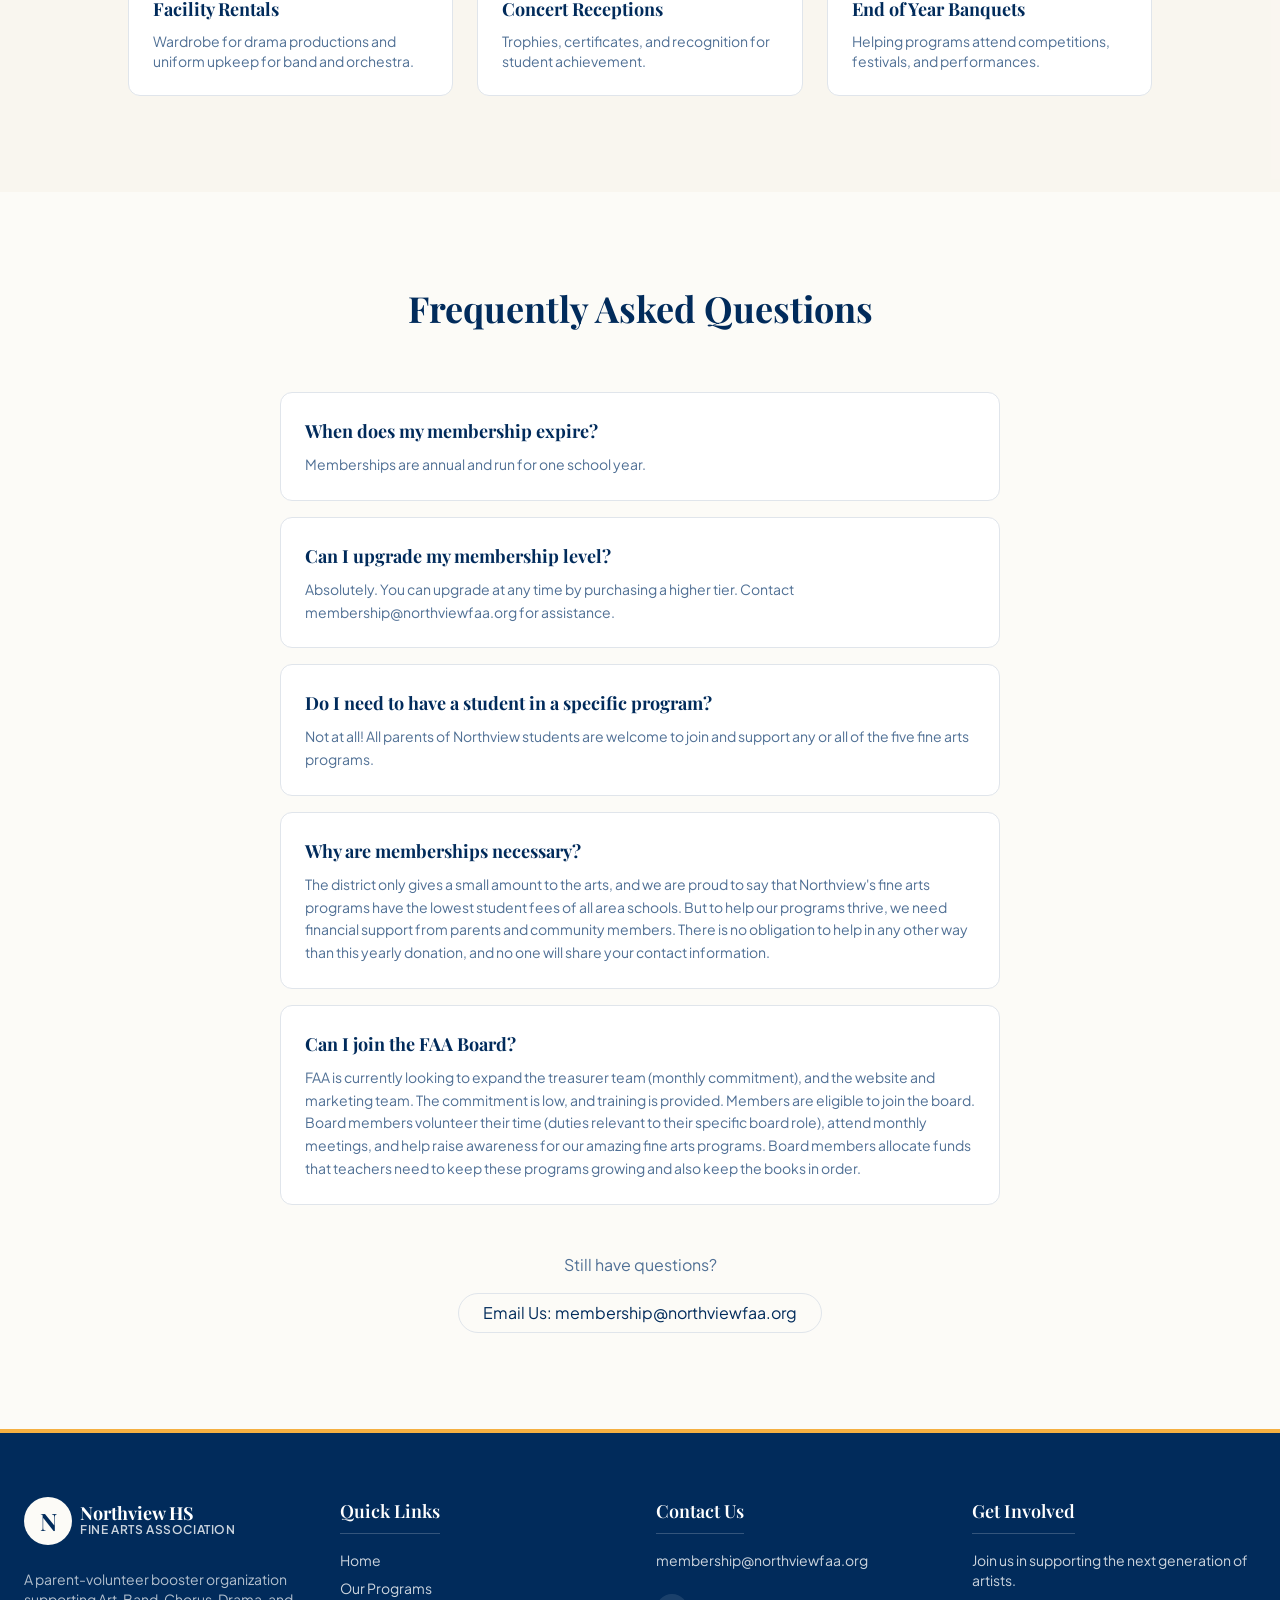
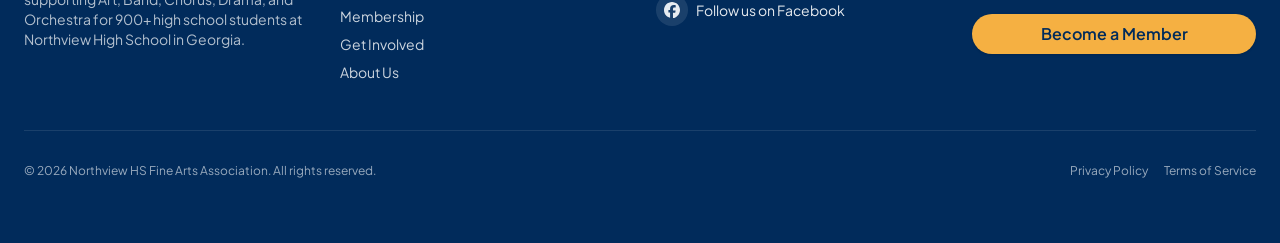
<file: membership.html>
<!DOCTYPE html>
<html lang="en">
<head>
<meta charset="UTF-8">
<meta name="viewport" content="width=device-width, initial-scale=1.0">
<title>Membership | Northview HS Fine Arts Association</title>
<meta name="description" content="Your membership directly funds instruments, supplies, costumes, and opportunities for 900+ student artists at Northview High School.">
<link rel="icon" type="image/svg+xml" href="images/favicon.svg">
<link rel="stylesheet" href="assets/style.css">
<link rel="preconnect" href="https://fonts.googleapis.com">
</head>
<body class="min-h-screen flex flex-col bg-background font-sans text-foreground">

<header id="site-header" class="fixed top-0 left-0 right-0 z-50 border-b border-border bg-white shadow-sm py-3">
  <div class="container mx-auto px-4 md:px-6">
    <div class="flex items-center justify-between">
      <a href="index.html" class="flex items-center gap-2 group">
        <div class="w-10 h-10 rounded-full flex items-center justify-center overflow-hidden transition-transform group-hover:scale-105">
          <img src="images/northview_logo.png" alt="Logo" class="w-full h-full object-cover" />
        </div>
        <div class="flex flex-col">
          <span class="font-serif font-bold leading-none text-foreground hdr-text">Northview HS</span>
          <span class="text-xs font-semibold uppercase tracking-wider text-primary hdr-text">Fine Arts Association</span>
        </div>
      </a>

      <nav class="hidden lg:flex items-center gap-8">
        <ul class="flex items-center gap-6">
          <li><a href="index.html" class="hdr-text text-base font-medium transition-colors hover:text-primary text-foreground/80">Home</a></li>
<li><a href="programs.html" class="hdr-text text-base font-medium transition-colors hover:text-primary text-foreground/80">Departments</a></li>
<li><a href="membership.html" class="hdr-text text-base font-bold transition-colors hover:text-primary text-primary">Membership</a></li>
<li><a href="volunteer.html" class="hdr-text text-base font-medium transition-colors hover:text-primary text-foreground/80">Get Involved</a></li>
<li><a href="about.html" class="hdr-text text-base font-medium transition-colors hover:text-primary text-foreground/80">About</a></li>

        </ul>
        <a href="membership.html" class="inline-flex items-center justify-center rounded-full px-6 h-10 shadow-md hover:shadow-lg transition-all bg-primary text-primary-foreground font-medium text-base hover:bg-primary/90">Join Now</a>
      </nav>

      <button id="mobile-menu-button" class="hdr-text lg:hidden p-2 rounded-md transition-colors text-foreground" aria-label="Toggle menu">
        <svg id="icon-menu" xmlns="http://www.w3.org/2000/svg" width="24" height="24" viewBox="0 0 24 24" fill="none" stroke="currentColor" stroke-width="2" stroke-linecap="round" stroke-linejoin="round"><line x1="4" x2="20" y1="12" y2="12"/><line x1="4" x2="20" y1="6" y2="6"/><line x1="4" x2="20" y1="18" y2="18"/></svg>
        <svg id="icon-close" class="hidden" xmlns="http://www.w3.org/2000/svg" width="24" height="24" viewBox="0 0 24 24" fill="none" stroke="currentColor" stroke-width="2" stroke-linecap="round" stroke-linejoin="round"><path d="M18 6 6 18"/><path d="m6 6 12 12"/></svg>
      </button>
    </div>
  </div>

  <div id="mobile-nav" class="hidden lg:hidden absolute top-full left-0 right-0 bg-background border-b border-border shadow-lg">
    <nav class="container mx-auto px-4 py-4 flex flex-col gap-4">
      <ul class="flex flex-col gap-2">
        <li><a href="index.html" class="block py-2 px-4 rounded-md text-base font-medium transition-colors text-foreground/80 hover:bg-accent/20 hover:text-foreground">Home</a></li>
<li><a href="programs.html" class="block py-2 px-4 rounded-md text-base font-medium transition-colors text-foreground/80 hover:bg-accent/20 hover:text-foreground">Programs</a></li>
<li><a href="membership.html" class="block py-2 px-4 rounded-md text-base font-medium transition-colors bg-primary/10 text-primary">Membership</a></li>
<li><a href="volunteer.html" class="block py-2 px-4 rounded-md text-base font-medium transition-colors text-foreground/80 hover:bg-accent/20 hover:text-foreground">Get Involved</a></li>
<li><a href="about.html" class="block py-2 px-4 rounded-md text-base font-medium transition-colors text-foreground/80 hover:bg-accent/20 hover:text-foreground">About</a></li>

      </ul>
      <div class="pt-4 border-t border-border px-4">
        <a href="https://northviewfaa.org/membership/" target="_blank" rel="noopener noreferrer" class="w-full inline-flex items-center justify-center rounded-full bg-primary text-primary-foreground font-medium h-10 hover:bg-primary/90">Join Now</a>
      </div>
    </nav>
  </div>
</header>

<main class="flex-grow">

<div class="w-full">
  <section class="relative pt-32 pb-20 bg-primary text-primary-foreground overflow-hidden">
    <div class="container relative z-10 mx-auto px-4 md:px-6 text-center">
      <h1 class="text-4xl md:text-6xl font-serif font-bold mb-6">Join the Fine Arts Association</h1>
      <p class="text-xl text-primary-foreground/80 max-w-2xl mx-auto">Your membership directly funds instruments, supplies, costumes, and opportunities for 900+ student artists at Northview High School.</p>
    </div>
  </section>

  <section class="py-24 bg-background">
    <div class="container mx-auto px-4 md:px-6">
      <div class="text-center mb-16">
        <h2 class="text-3xl md:text-4xl font-serif font-bold text-primary mb-4">Choose Your Level</h2>
        <p class="text-lg text-muted-foreground max-w-xl mx-auto">All tiers are tax-deductible. Every dollar goes directly to supporting student artists.</p>
      </div>
      <div class="grid grid-cols-1 md:grid-cols-3 gap-8 max-w-5xl mx-auto">
        
    <div class="relative">
      
      <div class="rounded-lg border-2 border-border h-full flex flex-col shadow-md transition-all hover:shadow-xl bg-card">
        <div class="p-6 pb-4">
          <span class="text-xs font-bold uppercase tracking-widest px-2 py-1 rounded bg-muted text-muted-foreground">Member</span>
          <div class="flex items-end gap-1 mt-4">
            <span class="text-5xl font-serif font-bold text-primary">$50</span>
            <span class="text-muted-foreground text-lg mb-1">/year</span>
          </div>
        </div>
        <div class="flex-grow flex flex-col px-6 pb-6">
          <ul class="flex flex-col gap-3 mb-8 flex-grow">
        <li class="flex items-start gap-2 text-sm">
          <svg class="h-4 w-4 text-accent mt-0.5 shrink-0" viewBox="0 0 24 24" fill="none" stroke="currentColor" stroke-width="2"><path d="M20 6 9 17l-5-5"/></svg>
          <span>Full FAA membership for one year</span>
        </li>
        </ul>
          <a href="https://square.link/u/cBUMNYkD" target="_blank" rel="noopener noreferrer" class="inline-flex items-center justify-center w-full rounded-full font-semibold h-12 border border-primary text-primary hover:bg-primary hover:text-white">Join as Member</a>
        </div>
      </div>
    </div>
    <div class="relative">
      
    <div class="absolute -top-4 left-0 right-0 flex justify-center z-10">
      <span class="bg-accent text-accent-foreground text-xs font-bold uppercase tracking-wider px-4 py-1 rounded-full shadow-md">Most Popular</span>
    </div>
      <div class="rounded-lg border-2 border-accent h-full flex flex-col shadow-xl scale-105 transition-all hover:shadow-xl bg-card">
        <div class="p-6 pb-4">
          <span class="text-xs font-bold uppercase tracking-widest px-2 py-1 rounded bg-accent text-accent-foreground">Patron</span>
          <div class="flex items-end gap-1 mt-4">
            <span class="text-5xl font-serif font-bold text-primary">$100</span>
            <span class="text-muted-foreground text-lg mb-1">/year</span>
          </div>
        </div>
        <div class="flex-grow flex flex-col px-6 pb-6">
          <ul class="flex flex-col gap-3 mb-8 flex-grow">
        <li class="flex items-start gap-2 text-sm">
          <svg class="h-4 w-4 text-accent mt-0.5 shrink-0" viewBox="0 0 24 24" fill="none" stroke="currentColor" stroke-width="2"><path d="M20 6 9 17l-5-5"/></svg>
          <span>Full FAA membership for one year</span>
        </li>
        <li class="flex items-start gap-2 text-sm">
          <svg class="h-4 w-4 text-accent mt-0.5 shrink-0" viewBox="0 0 24 24" fill="none" stroke="currentColor" stroke-width="2"><path d="M20 6 9 17l-5-5"/></svg>
          <span>Eligible for Student Spotlight</span>
        </li>
        </ul>
          <a href="https://square.link/u/5QFw4bG2" target="_blank" rel="noopener noreferrer" class="inline-flex items-center justify-center w-full rounded-full font-semibold h-12 bg-primary text-primary-foreground hover:bg-primary/90">Join as Patron</a>
        </div>
      </div>
    </div>
    <div class="relative">
      
      <div class="rounded-lg border-2 border-secondary h-full flex flex-col shadow-md transition-all hover:shadow-xl bg-card">
        <div class="p-6 pb-4">
          <span class="text-xs font-bold uppercase tracking-widest px-2 py-1 rounded bg-secondary text-secondary-foreground">Sponsor</span>
          <div class="flex items-end gap-1 mt-4">
            <span class="text-5xl font-serif font-bold text-primary">$200</span>
            <span class="text-muted-foreground text-lg mb-1">/year</span>
          </div>
        </div>
        <div class="flex-grow flex flex-col px-6 pb-6">
          <ul class="flex flex-col gap-3 mb-8 flex-grow">
        <li class="flex items-start gap-2 text-sm">
          <svg class="h-4 w-4 text-accent mt-0.5 shrink-0" viewBox="0 0 24 24" fill="none" stroke="currentColor" stroke-width="2"><path d="M20 6 9 17l-5-5"/></svg>
          <span>Full FAA membership for one year</span>
        </li>
        <li class="flex items-start gap-2 text-sm">
          <svg class="h-4 w-4 text-accent mt-0.5 shrink-0" viewBox="0 0 24 24" fill="none" stroke="currentColor" stroke-width="2"><path d="M20 6 9 17l-5-5"/></svg>
          <span>Eligible for Student Spotlight</span>
        </li>
        <li class="flex items-start gap-2 text-sm">
          <svg class="h-4 w-4 text-accent mt-0.5 shrink-0" viewBox="0 0 24 24" fill="none" stroke="currentColor" stroke-width="2"><path d="M20 6 9 17l-5-5"/></svg>
          <span>Recognition in concert programs</span>
        </li>
        </ul>
          <a href="https://square.link/u/UhkmLee4" target="_blank" rel="noopener noreferrer" class="inline-flex items-center justify-center w-full rounded-full font-semibold h-12 border border-secondary text-secondary hover:bg-secondary hover:text-white">Join as Sponsor</a>
        </div>
      </div>
    </div>
      </div>
    </div>
  </section>

  <section class="py-24 bg-muted/50">
    <div class="container mx-auto px-4 md:px-6">
      <div class="text-center mb-16">
        <h2 class="text-3xl md:text-4xl font-serif font-bold text-primary mb-4">Where Your Membership Goes</h2>
        <p class="text-lg text-muted-foreground max-w-xl mx-auto">Every membership dollar funds real, tangible needs that the school budget simply cannot cover.</p>
      </div>
      <div class="grid grid-cols-1 sm:grid-cols-2 lg:grid-cols-3 gap-6 max-w-5xl mx-auto">
        
<div class="rounded-lg border border-border bg-card h-full p-6">
  <div class="w-10 h-10 rounded-full bg-accent/20 flex items-center justify-center mb-4">
    <svg class="h-5 w-5 text-accent" viewBox="0 0 24 24" fill="currentColor"><path d="M12 .587l3.668 7.568 8.332 1.151-6.064 5.828 1.48 8.279L12 19.771l-7.416 3.642 1.48-8.279L0 9.306l8.332-1.151z"/></svg>
  </div>
  <h3 class="font-serif font-bold text-primary text-lg mb-2">Clinician Visits</h3>
  <p class="text-sm text-muted-foreground">TODO</p>
</div>
<div class="rounded-lg border border-border bg-card h-full p-6">
  <div class="w-10 h-10 rounded-full bg-accent/20 flex items-center justify-center mb-4">
    <svg class="h-5 w-5 text-accent" viewBox="0 0 24 24" fill="currentColor"><path d="M12 .587l3.668 7.568 8.332 1.151-6.064 5.828 1.48 8.279L12 19.771l-7.416 3.642 1.48-8.279L0 9.306l8.332-1.151z"/></svg>
  </div>
  <h3 class="font-serif font-bold text-primary text-lg mb-2">Classroom Supplies</h3>
  <p class="text-sm text-muted-foreground">Keep school instruments in performance-ready condition all year long.</p>
</div>
<div class="rounded-lg border border-border bg-card h-full p-6">
  <div class="w-10 h-10 rounded-full bg-accent/20 flex items-center justify-center mb-4">
    <svg class="h-5 w-5 text-accent" viewBox="0 0 24 24" fill="currentColor"><path d="M12 .587l3.668 7.568 8.332 1.151-6.064 5.828 1.48 8.279L12 19.771l-7.416 3.642 1.48-8.279L0 9.306l8.332-1.151z"/></svg>
  </div>
  <h3 class="font-serif font-bold text-primary text-lg mb-2">Theater Costumes & Props</h3>
  <p class="text-sm text-muted-foreground">Art supplies, staging equipment, audio gear, and everything in between.</p>
</div>
<div class="rounded-lg border border-border bg-card h-full p-6">
  <div class="w-10 h-10 rounded-full bg-accent/20 flex items-center justify-center mb-4">
    <svg class="h-5 w-5 text-accent" viewBox="0 0 24 24" fill="currentColor"><path d="M12 .587l3.668 7.568 8.332 1.151-6.064 5.828 1.48 8.279L12 19.771l-7.416 3.642 1.48-8.279L0 9.306l8.332-1.151z"/></svg>
  </div>
  <h3 class="font-serif font-bold text-primary text-lg mb-2">Facility Rentals</h3>
  <p class="text-sm text-muted-foreground">Wardrobe for drama productions and uniform upkeep for band and orchestra.</p>
</div>
<div class="rounded-lg border border-border bg-card h-full p-6">
  <div class="w-10 h-10 rounded-full bg-accent/20 flex items-center justify-center mb-4">
    <svg class="h-5 w-5 text-accent" viewBox="0 0 24 24" fill="currentColor"><path d="M12 .587l3.668 7.568 8.332 1.151-6.064 5.828 1.48 8.279L12 19.771l-7.416 3.642 1.48-8.279L0 9.306l8.332-1.151z"/></svg>
  </div>
  <h3 class="font-serif font-bold text-primary text-lg mb-2">Concert Receptions</h3>
  <p class="text-sm text-muted-foreground">Trophies, certificates, and recognition for student achievement.</p>
</div>
<div class="rounded-lg border border-border bg-card h-full p-6">
  <div class="w-10 h-10 rounded-full bg-accent/20 flex items-center justify-center mb-4">
    <svg class="h-5 w-5 text-accent" viewBox="0 0 24 24" fill="currentColor"><path d="M12 .587l3.668 7.568 8.332 1.151-6.064 5.828 1.48 8.279L12 19.771l-7.416 3.642 1.48-8.279L0 9.306l8.332-1.151z"/></svg>
  </div>
  <h3 class="font-serif font-bold text-primary text-lg mb-2">End of Year Banquets</h3>
  <p class="text-sm text-muted-foreground">Helping programs attend competitions, festivals, and performances.</p>
</div>
      </div>
    </div>
  </section>

  <section class="py-24 bg-background">
    <div class="container mx-auto px-4 md:px-6 max-w-3xl">
      <div class="text-center mb-16">
        <h2 class="text-3xl md:text-4xl font-serif font-bold text-primary mb-4">Frequently Asked Questions</h2>
      </div>
      <div class="flex flex-col gap-4">
        
<div class="rounded-lg border border-border bg-card p-6">
  <h3 class="font-serif font-bold text-primary text-lg mb-2">When does my membership expire?</h3>
  <p class="text-muted-foreground text-sm leading-relaxed">Memberships are annual and run for one school year.</p>
</div>
<div class="rounded-lg border border-border bg-card p-6">
  <h3 class="font-serif font-bold text-primary text-lg mb-2">Can I upgrade my membership level?</h3>
  <p class="text-muted-foreground text-sm leading-relaxed">Absolutely. You can upgrade at any time by purchasing a higher tier. Contact membership@northviewfaa.org for assistance.</p>
</div>
<div class="rounded-lg border border-border bg-card p-6">
  <h3 class="font-serif font-bold text-primary text-lg mb-2">Do I need to have a student in a specific program?</h3>
  <p class="text-muted-foreground text-sm leading-relaxed">Not at all! All parents of Northview students are welcome to join and support any or all of the five fine arts programs.</p>
</div>
<div class="rounded-lg border border-border bg-card p-6">
  <h3 class="font-serif font-bold text-primary text-lg mb-2">Why are memberships necessary?</h3>
  <p class="text-muted-foreground text-sm leading-relaxed">The district only gives a small amount to the arts, and we
are proud to say that Northview's fine arts programs have the lowest student fees of all area
schools. But to help our programs thrive, we need financial support from parents and
community members. There is no obligation to help in any other way than this yearly
donation, and no one will share your contact information.</p>
</div>
<div class="rounded-lg border border-border bg-card p-6">
  <h3 class="font-serif font-bold text-primary text-lg mb-2">Can I join the FAA Board?</h3>
  <p class="text-muted-foreground text-sm leading-relaxed">FAA is currently looking to expand the treasurer team (monthly
commitment), and the website and marketing team. The commitment is low, and training is
provided. Members are eligible to join the board. Board members volunteer their time (duties
relevant to their specific board role), attend monthly meetings, and help raise awareness for
our amazing fine arts programs. Board members allocate funds that teachers need to keep
these programs growing and also keep the books in order.</p>
</div>
      </div>
      <div class="mt-12 text-center">
        <p class="text-muted-foreground mb-4">Still have questions?</p>
        <a href="mailto:membership@northviewfaa.org" class="inline-flex items-center justify-center rounded-full border border-input px-6 h-10 hover:bg-accent hover:text-accent-foreground">Email Us: membership@northviewfaa.org</a>
      </div>
    </div>
  </section>
</div>

</main>

<footer class="bg-primary text-primary-foreground py-16 border-t-4 border-accent">
  <div class="container mx-auto px-4 md:px-6">
    <div class="grid grid-cols-1 md:grid-cols-2 lg:grid-cols-4 gap-12 lg:gap-8 mb-12">
      <div class="flex flex-col gap-4">
        <a href="index.html" class="flex items-center gap-2 group">
          <div class="w-12 h-12 rounded-full bg-background flex items-center justify-center text-primary font-serif font-bold text-2xl transition-transform group-hover:scale-105">N</div>
          <div class="flex flex-col">
            <span class="font-serif font-bold text-lg leading-none">Northview HS</span>
            <span class="text-xs font-semibold uppercase tracking-wider text-primary-foreground/80">Fine Arts Association</span>
          </div>
        </a>
        <p class="text-primary-foreground/70 text-sm mt-2 max-w-xs">A parent-volunteer booster organization supporting Art, Band, Chorus, Drama, and Orchestra for 900+ high school students at Northview High School in Georgia.</p>
      </div>

      <div class="flex flex-col gap-4">
        <h3 class="font-serif font-semibold text-lg border-b border-primary-foreground/20 pb-2 inline-block w-max">Quick Links</h3>
        <ul class="flex flex-col gap-2 text-sm text-primary-foreground/80">
          <li><a href="index.html" class="hover:text-accent transition-colors">Home</a></li>
          <li><a href="programs.html" class="hover:text-accent transition-colors">Our Programs</a></li>
          <li><a href="membership.html" class="hover:text-accent transition-colors">Membership</a></li>
          <li><a href="volunteer.html" class="hover:text-accent transition-colors">Get Involved</a></li>
          <li><a href="about.html" class="hover:text-accent transition-colors">About Us</a></li>
        </ul>
      </div>

      <div class="flex flex-col gap-4">
        <h3 class="font-serif font-semibold text-lg border-b border-primary-foreground/20 pb-2 inline-block w-max">Contact Us</h3>
        <ul class="flex flex-col gap-2 text-sm text-primary-foreground/80">
          <li><a href="mailto:membership@northviewfaa.org" class="hover:text-accent transition-colors">membership@northviewfaa.org</a></li>
          <li class="mt-4">
            <a href="https://www.facebook.com/NorthviewFAA/" target="_blank" rel="noopener noreferrer" class="inline-flex items-center gap-2 text-primary-foreground/90 hover:text-accent transition-colors group">
              <span class="w-8 h-8 rounded-full bg-primary-foreground/10 flex items-center justify-center group-hover:bg-accent group-hover:text-primary transition-colors">
                <svg xmlns="http://www.w3.org/2000/svg" width="16" height="16" viewBox="0 0 24 24" fill="currentColor"><path d="M9.101 23.691v-7.98H6.627v-3.667h2.474v-1.58c0-4.085 1.848-5.978 5.858-5.978.401 0 .955.042 1.468.103a8.68 8.68 0 0 1 1.141.195v3.325a8.623 8.623 0 0 0-.653-.036 26.805 26.805 0 0 0-.733-.009c-.707 0-1.259.096-1.675.313a1.686 1.686 0 0 0-.679.679c-.239.481-.334 1.132-.334 2.005v1.583h3.926l-.393 2.264-.253 1.403h-3.28v8.245C19.396 23.238 24 18.179 24 12.044c0-6.627-5.373-12-12-12s-12 5.373-12 12c0 5.628 3.874 10.35 9.101 11.647Z"/></svg>
              </span>
              Follow us on Facebook
            </a>
          </li>
        </ul>
      </div>

      <div class="flex flex-col gap-4">
        <h3 class="font-serif font-semibold text-lg border-b border-primary-foreground/20 pb-2 inline-block w-max">Get Involved</h3>
        <p class="text-sm text-primary-foreground/80 mb-2">Join us in supporting the next generation of artists.</p>
        <a href="membership.html" class="inline-block bg-accent text-primary font-semibold py-2 px-6 rounded-full text-center hover:bg-accent/90 transition-colors shadow-sm">Become a Member</a>
      </div>
    </div>

    <div class="pt-8 border-t border-primary-foreground/10 flex flex-col md:flex-row items-center justify-between gap-4 text-xs text-primary-foreground/60">
      <p>&copy; 2026 Northview HS Fine Arts Association. All rights reserved.</p>
      <div class="flex gap-4">
        <a href="#" class="hover:text-primary-foreground transition-colors">Privacy Policy</a>
        <a href="#" class="hover:text-primary-foreground transition-colors">Terms of Service</a>
      </div>
    </div>
  </div>
</footer>

<script src="assets/main.js"></script>
</body>
</html>
</file>
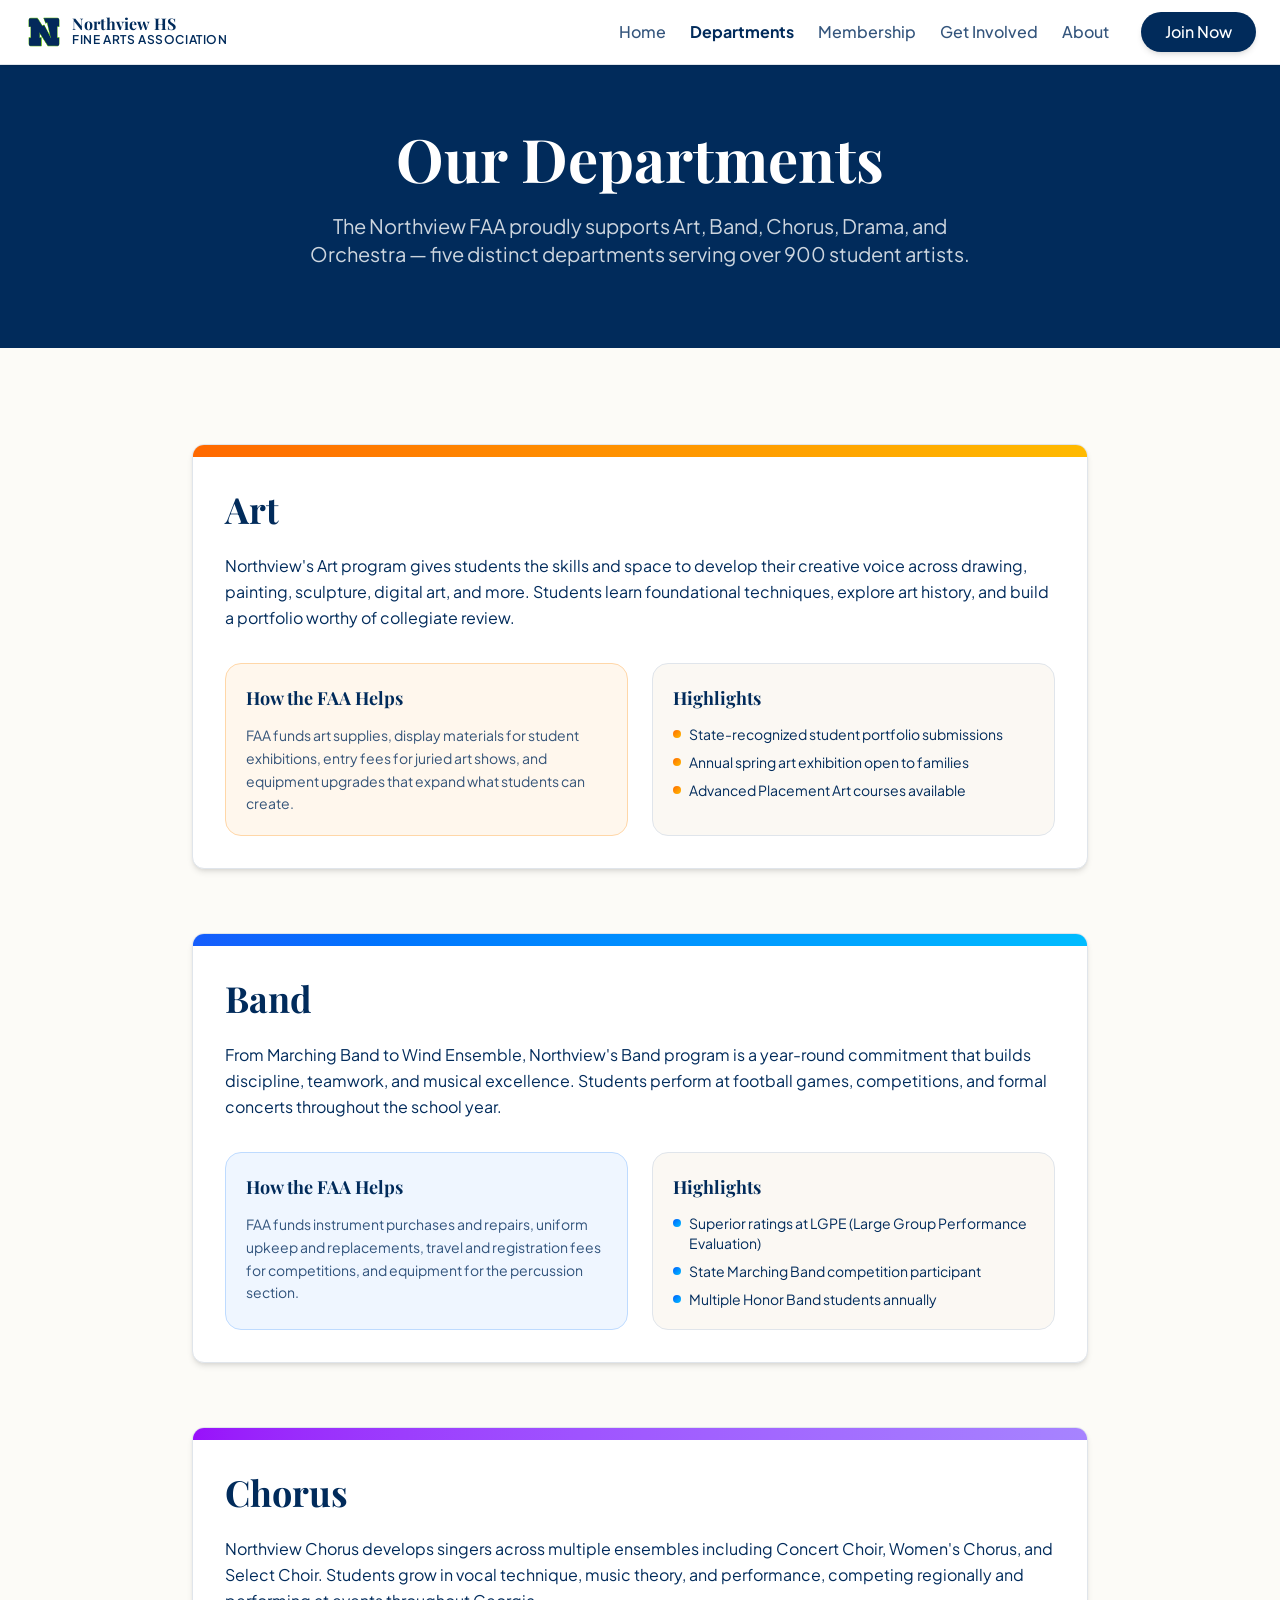
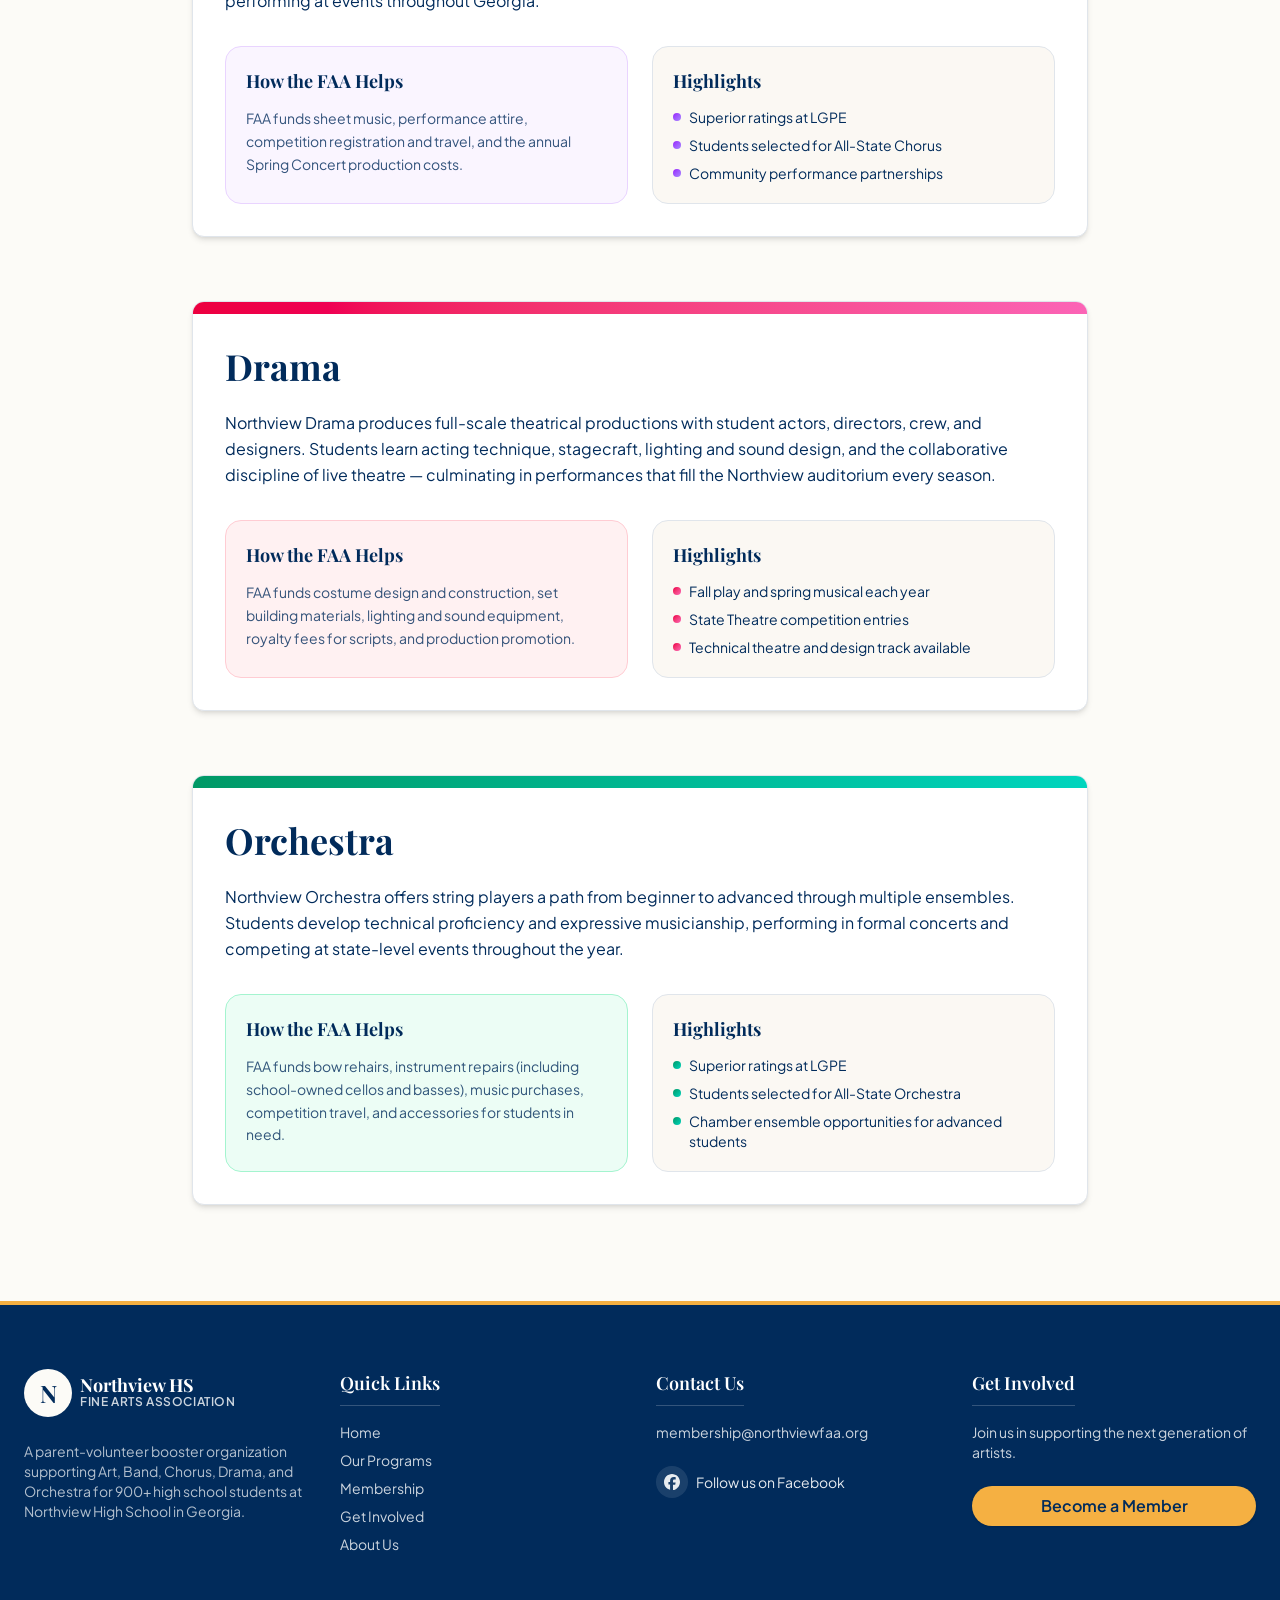
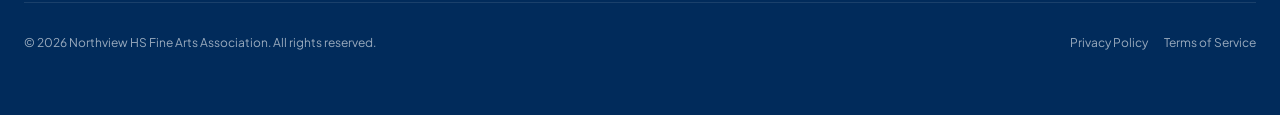
<file: programs.html>
<!DOCTYPE html>
<html lang="en">
<head>
<meta charset="UTF-8">
<meta name="viewport" content="width=device-width, initial-scale=1.0">
<title>Our Departments | Northview HS Fine Arts Association</title>
<meta name="description" content="The Northview FAA proudly supports Art, Band, Chorus, Drama, and Orchestra for over 900 student artists.">
<link rel="icon" type="image/svg+xml" href="images/favicon.svg">
<link rel="stylesheet" href="assets/style.css">
<link rel="preconnect" href="https://fonts.googleapis.com">
</head>
<body class="min-h-screen flex flex-col bg-background font-sans text-foreground">

<header id="site-header" class="fixed top-0 left-0 right-0 z-50 border-b border-border bg-white shadow-sm py-3">
  <div class="container mx-auto px-4 md:px-6">
    <div class="flex items-center justify-between">
      <a href="index.html" class="flex items-center gap-2 group">
        <div class="w-10 h-10 rounded-full flex items-center justify-center overflow-hidden transition-transform group-hover:scale-105">
          <img src="images/northview_logo.png" alt="Logo" class="w-full h-full object-cover" />
        </div>
        <div class="flex flex-col">
          <span class="font-serif font-bold leading-none text-foreground hdr-text">Northview HS</span>
          <span class="text-xs font-semibold uppercase tracking-wider text-primary hdr-text">Fine Arts Association</span>
        </div>
      </a>

      <nav class="hidden lg:flex items-center gap-8">
        <ul class="flex items-center gap-6">
          <li><a href="index.html" class="hdr-text text-base font-medium transition-colors hover:text-primary text-foreground/80">Home</a></li>
<li><a href="programs.html" class="hdr-text text-base font-bold transition-colors hover:text-primary text-primary">Departments</a></li>
<li><a href="membership.html" class="hdr-text text-base font-medium transition-colors hover:text-primary text-foreground/80">Membership</a></li>
<li><a href="volunteer.html" class="hdr-text text-base font-medium transition-colors hover:text-primary text-foreground/80">Get Involved</a></li>
<li><a href="about.html" class="hdr-text text-base font-medium transition-colors hover:text-primary text-foreground/80">About</a></li>

        </ul>
        <a href="membership.html" class="inline-flex items-center justify-center rounded-full px-6 h-10 shadow-md hover:shadow-lg transition-all bg-primary text-primary-foreground font-medium text-base hover:bg-primary/90">Join Now</a>
      </nav>

      <button id="mobile-menu-button" class="hdr-text lg:hidden p-2 rounded-md transition-colors text-foreground" aria-label="Toggle menu">
        <svg id="icon-menu" xmlns="http://www.w3.org/2000/svg" width="24" height="24" viewBox="0 0 24 24" fill="none" stroke="currentColor" stroke-width="2" stroke-linecap="round" stroke-linejoin="round"><line x1="4" x2="20" y1="12" y2="12"/><line x1="4" x2="20" y1="6" y2="6"/><line x1="4" x2="20" y1="18" y2="18"/></svg>
        <svg id="icon-close" class="hidden" xmlns="http://www.w3.org/2000/svg" width="24" height="24" viewBox="0 0 24 24" fill="none" stroke="currentColor" stroke-width="2" stroke-linecap="round" stroke-linejoin="round"><path d="M18 6 6 18"/><path d="m6 6 12 12"/></svg>
      </button>
    </div>
  </div>

  <div id="mobile-nav" class="hidden lg:hidden absolute top-full left-0 right-0 bg-background border-b border-border shadow-lg">
    <nav class="container mx-auto px-4 py-4 flex flex-col gap-4">
      <ul class="flex flex-col gap-2">
        <li><a href="index.html" class="block py-2 px-4 rounded-md text-base font-medium transition-colors text-foreground/80 hover:bg-accent/20 hover:text-foreground">Home</a></li>
<li><a href="programs.html" class="block py-2 px-4 rounded-md text-base font-medium transition-colors bg-primary/10 text-primary">Programs</a></li>
<li><a href="membership.html" class="block py-2 px-4 rounded-md text-base font-medium transition-colors text-foreground/80 hover:bg-accent/20 hover:text-foreground">Membership</a></li>
<li><a href="volunteer.html" class="block py-2 px-4 rounded-md text-base font-medium transition-colors text-foreground/80 hover:bg-accent/20 hover:text-foreground">Get Involved</a></li>
<li><a href="about.html" class="block py-2 px-4 rounded-md text-base font-medium transition-colors text-foreground/80 hover:bg-accent/20 hover:text-foreground">About</a></li>

      </ul>
      <div class="pt-4 border-t border-border px-4">
        <a href="https://northviewfaa.org/membership/" target="_blank" rel="noopener noreferrer" class="w-full inline-flex items-center justify-center rounded-full bg-primary text-primary-foreground font-medium h-10 hover:bg-primary/90">Join Now</a>
      </div>
    </nav>
  </div>
</header>

<main class="flex-grow">

<div class="w-full">
  <section class="relative pt-32 pb-20 bg-primary text-primary-foreground overflow-hidden">
    <div class="container relative z-10 mx-auto px-4 md:px-6 text-center">
      <h1 class="text-4xl md:text-6xl font-serif font-bold mb-6">Our Departments</h1>
      <p class="text-xl text-primary-foreground/80 max-w-2xl mx-auto">The Northview FAA proudly supports Art, Band, Chorus, Drama, and Orchestra &mdash; five distinct departments serving over 900 student artists.</p>
    </div>
  </section>

  <section class="py-24 bg-background">
    <div class="container mx-auto px-4 md:px-6">
      <div class="flex flex-col gap-16 max-w-4xl mx-auto">
        
    <div id="art">
      <div class="rounded-lg border border-border bg-card overflow-hidden shadow-md hover:shadow-xl transition-shadow">
        <div class="h-3 w-full bg-gradient-to-r from-orange-500 to-amber-400"></div>
        <div class="p-8">
          <div class="flex flex-wrap items-start justify-between gap-4 mb-6">
            <h2 class="text-3xl md:text-4xl font-serif font-bold text-primary">Art</h2>
          </div>
          <p class="text-foreground leading-relaxed mb-8">Northview's Art program gives students the skills and space to develop their creative voice across drawing, painting, sculpture, digital art, and more. Students learn foundational techniques, explore art history, and build a portfolio worthy of collegiate review.</p>
          <div class="grid grid-cols-1 md:grid-cols-2 gap-6">
            <div class="rounded-xl border p-5 bg-orange-50 border-orange-200">
              <h3 class="font-serif font-bold text-primary text-lg mb-3">How the FAA Helps</h3>
              <p class="text-sm text-foreground/80 leading-relaxed">FAA funds art supplies, display materials for student exhibitions, entry fees for juried art shows, and equipment upgrades that expand what students can create.</p>
            </div>
            <div class="rounded-xl border border-border bg-muted/50 p-5">
              <h3 class="font-serif font-bold text-primary text-lg mb-3">Highlights</h3>
              <ul class="flex flex-col gap-2">
        <li class="flex items-start gap-2 text-sm">
          <span class="inline-block w-2 h-2 rounded-full mt-1.5 bg-gradient-to-br from-orange-500 to-amber-400 shrink-0"></span>
          <span>State-recognized student portfolio submissions</span>
        </li>
        <li class="flex items-start gap-2 text-sm">
          <span class="inline-block w-2 h-2 rounded-full mt-1.5 bg-gradient-to-br from-orange-500 to-amber-400 shrink-0"></span>
          <span>Annual spring art exhibition open to families</span>
        </li>
        <li class="flex items-start gap-2 text-sm">
          <span class="inline-block w-2 h-2 rounded-full mt-1.5 bg-gradient-to-br from-orange-500 to-amber-400 shrink-0"></span>
          <span>Advanced Placement Art courses available</span>
        </li></ul>
            </div>
          </div>
        </div>
      </div>
    </div>
    <div id="band">
      <div class="rounded-lg border border-border bg-card overflow-hidden shadow-md hover:shadow-xl transition-shadow">
        <div class="h-3 w-full bg-gradient-to-r from-blue-600 to-sky-400"></div>
        <div class="p-8">
          <div class="flex flex-wrap items-start justify-between gap-4 mb-6">
            <h2 class="text-3xl md:text-4xl font-serif font-bold text-primary">Band</h2>
          </div>
          <p class="text-foreground leading-relaxed mb-8">From Marching Band to Wind Ensemble, Northview's Band program is a year-round commitment that builds discipline, teamwork, and musical excellence. Students perform at football games, competitions, and formal concerts throughout the school year.</p>
          <div class="grid grid-cols-1 md:grid-cols-2 gap-6">
            <div class="rounded-xl border p-5 bg-blue-50 border-blue-200">
              <h3 class="font-serif font-bold text-primary text-lg mb-3">How the FAA Helps</h3>
              <p class="text-sm text-foreground/80 leading-relaxed">FAA funds instrument purchases and repairs, uniform upkeep and replacements, travel and registration fees for competitions, and equipment for the percussion section.</p>
            </div>
            <div class="rounded-xl border border-border bg-muted/50 p-5">
              <h3 class="font-serif font-bold text-primary text-lg mb-3">Highlights</h3>
              <ul class="flex flex-col gap-2">
        <li class="flex items-start gap-2 text-sm">
          <span class="inline-block w-2 h-2 rounded-full mt-1.5 bg-gradient-to-br from-blue-600 to-sky-400 shrink-0"></span>
          <span>Superior ratings at LGPE (Large Group Performance Evaluation)</span>
        </li>
        <li class="flex items-start gap-2 text-sm">
          <span class="inline-block w-2 h-2 rounded-full mt-1.5 bg-gradient-to-br from-blue-600 to-sky-400 shrink-0"></span>
          <span>State Marching Band competition participant</span>
        </li>
        <li class="flex items-start gap-2 text-sm">
          <span class="inline-block w-2 h-2 rounded-full mt-1.5 bg-gradient-to-br from-blue-600 to-sky-400 shrink-0"></span>
          <span>Multiple Honor Band students annually</span>
        </li></ul>
            </div>
          </div>
        </div>
      </div>
    </div>
    <div id="chorus">
      <div class="rounded-lg border border-border bg-card overflow-hidden shadow-md hover:shadow-xl transition-shadow">
        <div class="h-3 w-full bg-gradient-to-r from-purple-600 to-violet-400"></div>
        <div class="p-8">
          <div class="flex flex-wrap items-start justify-between gap-4 mb-6">
            <h2 class="text-3xl md:text-4xl font-serif font-bold text-primary">Chorus</h2>
          </div>
          <p class="text-foreground leading-relaxed mb-8">Northview Chorus develops singers across multiple ensembles including Concert Choir, Women's Chorus, and Select Choir. Students grow in vocal technique, music theory, and performance, competing regionally and performing at events throughout Georgia.</p>
          <div class="grid grid-cols-1 md:grid-cols-2 gap-6">
            <div class="rounded-xl border p-5 bg-purple-50 border-purple-200">
              <h3 class="font-serif font-bold text-primary text-lg mb-3">How the FAA Helps</h3>
              <p class="text-sm text-foreground/80 leading-relaxed">FAA funds sheet music, performance attire, competition registration and travel, and the annual Spring Concert production costs.</p>
            </div>
            <div class="rounded-xl border border-border bg-muted/50 p-5">
              <h3 class="font-serif font-bold text-primary text-lg mb-3">Highlights</h3>
              <ul class="flex flex-col gap-2">
        <li class="flex items-start gap-2 text-sm">
          <span class="inline-block w-2 h-2 rounded-full mt-1.5 bg-gradient-to-br from-purple-600 to-violet-400 shrink-0"></span>
          <span>Superior ratings at LGPE</span>
        </li>
        <li class="flex items-start gap-2 text-sm">
          <span class="inline-block w-2 h-2 rounded-full mt-1.5 bg-gradient-to-br from-purple-600 to-violet-400 shrink-0"></span>
          <span>Students selected for All-State Chorus</span>
        </li>
        <li class="flex items-start gap-2 text-sm">
          <span class="inline-block w-2 h-2 rounded-full mt-1.5 bg-gradient-to-br from-purple-600 to-violet-400 shrink-0"></span>
          <span>Community performance partnerships</span>
        </li></ul>
            </div>
          </div>
        </div>
      </div>
    </div>
    <div id="drama">
      <div class="rounded-lg border border-border bg-card overflow-hidden shadow-md hover:shadow-xl transition-shadow">
        <div class="h-3 w-full bg-gradient-to-r from-rose-600 to-pink-400"></div>
        <div class="p-8">
          <div class="flex flex-wrap items-start justify-between gap-4 mb-6">
            <h2 class="text-3xl md:text-4xl font-serif font-bold text-primary">Drama</h2>
          </div>
          <p class="text-foreground leading-relaxed mb-8">Northview Drama produces full-scale theatrical productions with student actors, directors, crew, and designers. Students learn acting technique, stagecraft, lighting and sound design, and the collaborative discipline of live theatre &mdash; culminating in performances that fill the Northview auditorium every season.</p>
          <div class="grid grid-cols-1 md:grid-cols-2 gap-6">
            <div class="rounded-xl border p-5 bg-rose-50 border-rose-200">
              <h3 class="font-serif font-bold text-primary text-lg mb-3">How the FAA Helps</h3>
              <p class="text-sm text-foreground/80 leading-relaxed">FAA funds costume design and construction, set building materials, lighting and sound equipment, royalty fees for scripts, and production promotion.</p>
            </div>
            <div class="rounded-xl border border-border bg-muted/50 p-5">
              <h3 class="font-serif font-bold text-primary text-lg mb-3">Highlights</h3>
              <ul class="flex flex-col gap-2">
        <li class="flex items-start gap-2 text-sm">
          <span class="inline-block w-2 h-2 rounded-full mt-1.5 bg-gradient-to-br from-rose-600 to-pink-400 shrink-0"></span>
          <span>Fall play and spring musical each year</span>
        </li>
        <li class="flex items-start gap-2 text-sm">
          <span class="inline-block w-2 h-2 rounded-full mt-1.5 bg-gradient-to-br from-rose-600 to-pink-400 shrink-0"></span>
          <span>State Theatre competition entries</span>
        </li>
        <li class="flex items-start gap-2 text-sm">
          <span class="inline-block w-2 h-2 rounded-full mt-1.5 bg-gradient-to-br from-rose-600 to-pink-400 shrink-0"></span>
          <span>Technical theatre and design track available</span>
        </li></ul>
            </div>
          </div>
        </div>
      </div>
    </div>
    <div id="orchestra">
      <div class="rounded-lg border border-border bg-card overflow-hidden shadow-md hover:shadow-xl transition-shadow">
        <div class="h-3 w-full bg-gradient-to-r from-emerald-600 to-teal-400"></div>
        <div class="p-8">
          <div class="flex flex-wrap items-start justify-between gap-4 mb-6">
            <h2 class="text-3xl md:text-4xl font-serif font-bold text-primary">Orchestra</h2>
          </div>
          <p class="text-foreground leading-relaxed mb-8">Northview Orchestra offers string players a path from beginner to advanced through multiple ensembles. Students develop technical proficiency and expressive musicianship, performing in formal concerts and competing at state-level events throughout the year.</p>
          <div class="grid grid-cols-1 md:grid-cols-2 gap-6">
            <div class="rounded-xl border p-5 bg-emerald-50 border-emerald-200">
              <h3 class="font-serif font-bold text-primary text-lg mb-3">How the FAA Helps</h3>
              <p class="text-sm text-foreground/80 leading-relaxed">FAA funds bow rehairs, instrument repairs (including school-owned cellos and basses), music purchases, competition travel, and accessories for students in need.</p>
            </div>
            <div class="rounded-xl border border-border bg-muted/50 p-5">
              <h3 class="font-serif font-bold text-primary text-lg mb-3">Highlights</h3>
              <ul class="flex flex-col gap-2">
        <li class="flex items-start gap-2 text-sm">
          <span class="inline-block w-2 h-2 rounded-full mt-1.5 bg-gradient-to-br from-emerald-600 to-teal-400 shrink-0"></span>
          <span>Superior ratings at LGPE</span>
        </li>
        <li class="flex items-start gap-2 text-sm">
          <span class="inline-block w-2 h-2 rounded-full mt-1.5 bg-gradient-to-br from-emerald-600 to-teal-400 shrink-0"></span>
          <span>Students selected for All-State Orchestra</span>
        </li>
        <li class="flex items-start gap-2 text-sm">
          <span class="inline-block w-2 h-2 rounded-full mt-1.5 bg-gradient-to-br from-emerald-600 to-teal-400 shrink-0"></span>
          <span>Chamber ensemble opportunities for advanced students</span>
        </li></ul>
            </div>
          </div>
        </div>
      </div>
    </div>
      </div>
    </div>
  </section>

</div>

</main>

<footer class="bg-primary text-primary-foreground py-16 border-t-4 border-accent">
  <div class="container mx-auto px-4 md:px-6">
    <div class="grid grid-cols-1 md:grid-cols-2 lg:grid-cols-4 gap-12 lg:gap-8 mb-12">
      <div class="flex flex-col gap-4">
        <a href="index.html" class="flex items-center gap-2 group">
          <div class="w-12 h-12 rounded-full bg-background flex items-center justify-center text-primary font-serif font-bold text-2xl transition-transform group-hover:scale-105">N</div>
          <div class="flex flex-col">
            <span class="font-serif font-bold text-lg leading-none">Northview HS</span>
            <span class="text-xs font-semibold uppercase tracking-wider text-primary-foreground/80">Fine Arts Association</span>
          </div>
        </a>
        <p class="text-primary-foreground/70 text-sm mt-2 max-w-xs">A parent-volunteer booster organization supporting Art, Band, Chorus, Drama, and Orchestra for 900+ high school students at Northview High School in Georgia.</p>
      </div>

      <div class="flex flex-col gap-4">
        <h3 class="font-serif font-semibold text-lg border-b border-primary-foreground/20 pb-2 inline-block w-max">Quick Links</h3>
        <ul class="flex flex-col gap-2 text-sm text-primary-foreground/80">
          <li><a href="index.html" class="hover:text-accent transition-colors">Home</a></li>
          <li><a href="programs.html" class="hover:text-accent transition-colors">Our Programs</a></li>
          <li><a href="membership.html" class="hover:text-accent transition-colors">Membership</a></li>
          <li><a href="volunteer.html" class="hover:text-accent transition-colors">Get Involved</a></li>
          <li><a href="about.html" class="hover:text-accent transition-colors">About Us</a></li>
        </ul>
      </div>

      <div class="flex flex-col gap-4">
        <h3 class="font-serif font-semibold text-lg border-b border-primary-foreground/20 pb-2 inline-block w-max">Contact Us</h3>
        <ul class="flex flex-col gap-2 text-sm text-primary-foreground/80">
          <li><a href="mailto:membership@northviewfaa.org" class="hover:text-accent transition-colors">membership@northviewfaa.org</a></li>
          <li class="mt-4">
            <a href="https://www.facebook.com/NorthviewFAA/" target="_blank" rel="noopener noreferrer" class="inline-flex items-center gap-2 text-primary-foreground/90 hover:text-accent transition-colors group">
              <span class="w-8 h-8 rounded-full bg-primary-foreground/10 flex items-center justify-center group-hover:bg-accent group-hover:text-primary transition-colors">
                <svg xmlns="http://www.w3.org/2000/svg" width="16" height="16" viewBox="0 0 24 24" fill="currentColor"><path d="M9.101 23.691v-7.98H6.627v-3.667h2.474v-1.58c0-4.085 1.848-5.978 5.858-5.978.401 0 .955.042 1.468.103a8.68 8.68 0 0 1 1.141.195v3.325a8.623 8.623 0 0 0-.653-.036 26.805 26.805 0 0 0-.733-.009c-.707 0-1.259.096-1.675.313a1.686 1.686 0 0 0-.679.679c-.239.481-.334 1.132-.334 2.005v1.583h3.926l-.393 2.264-.253 1.403h-3.28v8.245C19.396 23.238 24 18.179 24 12.044c0-6.627-5.373-12-12-12s-12 5.373-12 12c0 5.628 3.874 10.35 9.101 11.647Z"/></svg>
              </span>
              Follow us on Facebook
            </a>
          </li>
        </ul>
      </div>

      <div class="flex flex-col gap-4">
        <h3 class="font-serif font-semibold text-lg border-b border-primary-foreground/20 pb-2 inline-block w-max">Get Involved</h3>
        <p class="text-sm text-primary-foreground/80 mb-2">Join us in supporting the next generation of artists.</p>
        <a href="membership.html" class="inline-block bg-accent text-primary font-semibold py-2 px-6 rounded-full text-center hover:bg-accent/90 transition-colors shadow-sm">Become a Member</a>
      </div>
    </div>

    <div class="pt-8 border-t border-primary-foreground/10 flex flex-col md:flex-row items-center justify-between gap-4 text-xs text-primary-foreground/60">
      <p>&copy; 2026 Northview HS Fine Arts Association. All rights reserved.</p>
      <div class="flex gap-4">
        <a href="#" class="hover:text-primary-foreground transition-colors">Privacy Policy</a>
        <a href="#" class="hover:text-primary-foreground transition-colors">Terms of Service</a>
      </div>
    </div>
  </div>
</footer>

<script src="assets/main.js"></script>
</body>
</html>
</file>
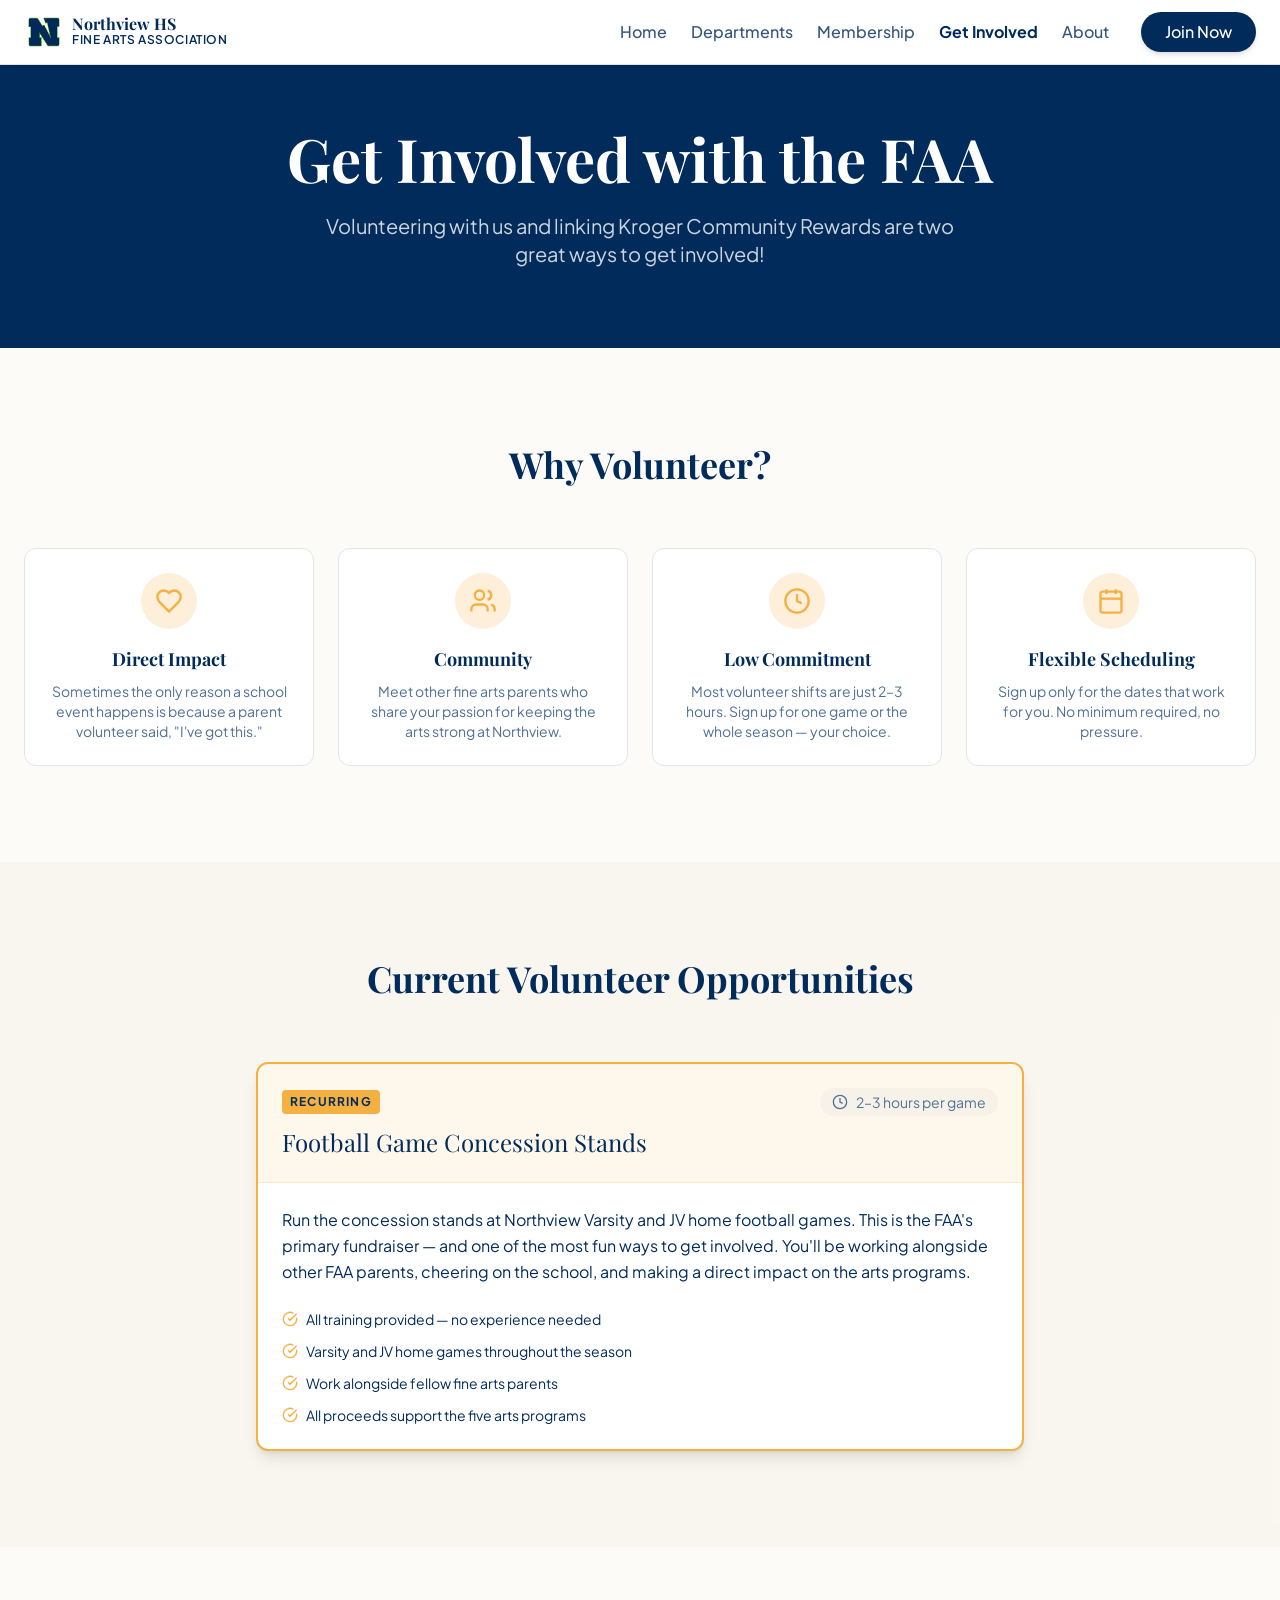
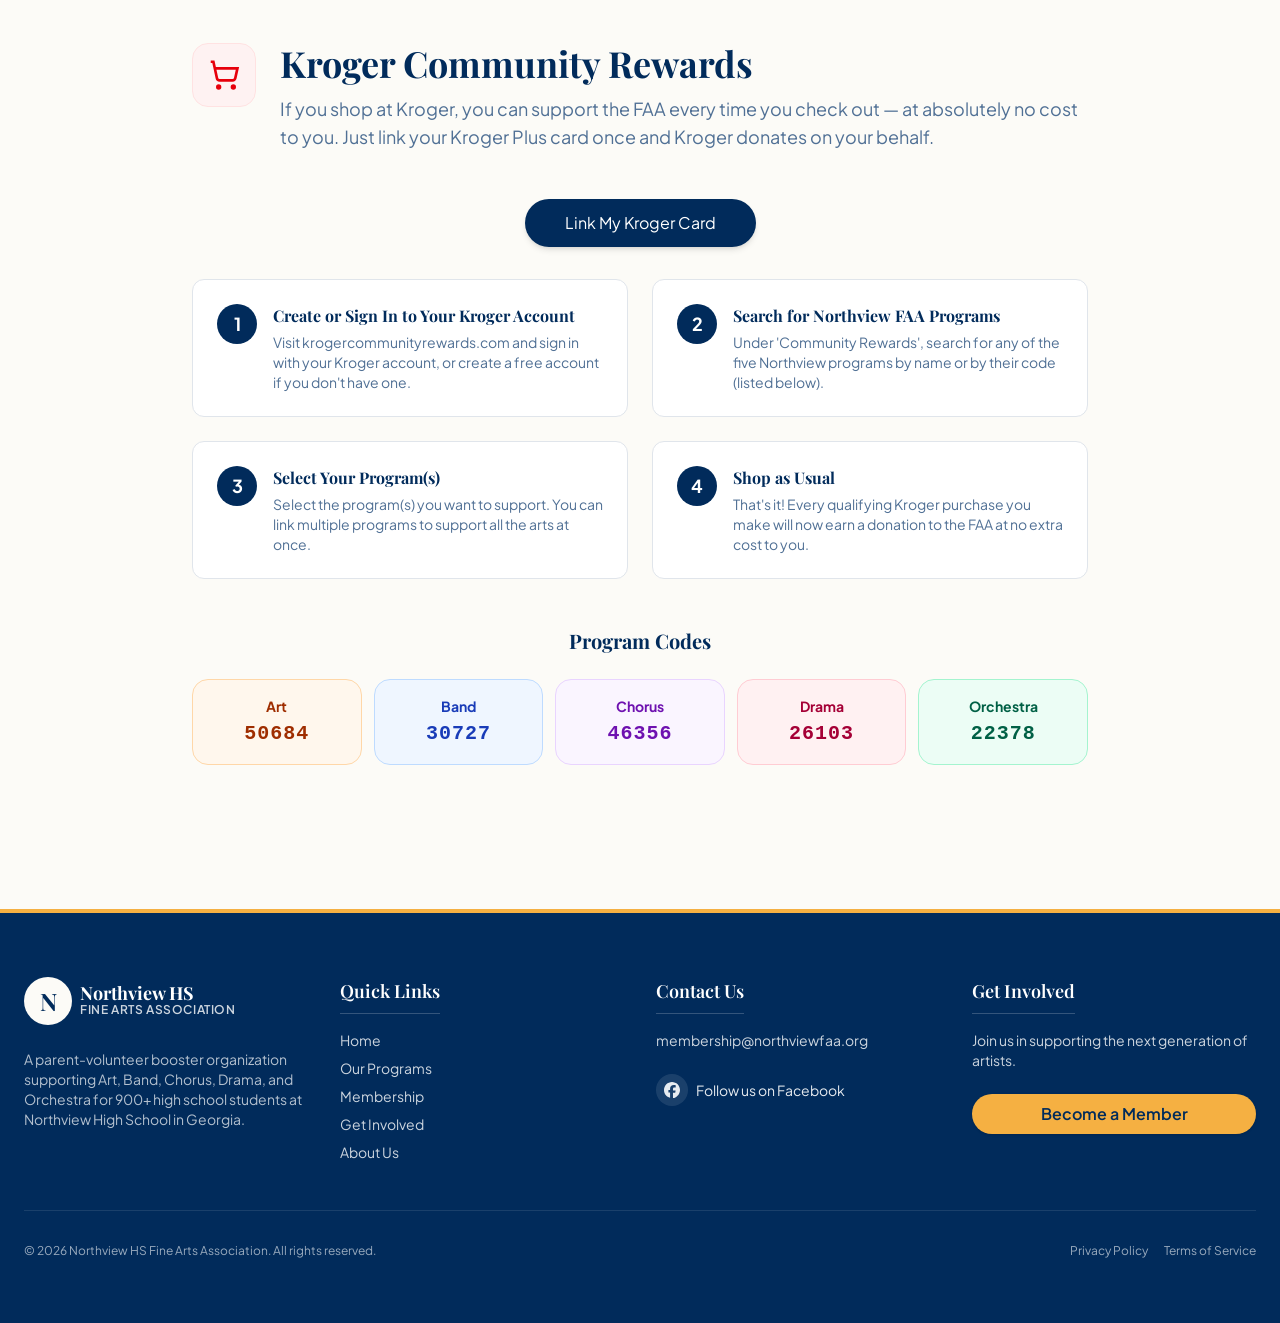
<file: volunteer.html>
<!DOCTYPE html>
<html lang="en">
<head>
<meta charset="UTF-8">
<meta name="viewport" content="width=device-width, initial-scale=1.0">
<title>Get Involved | Northview HS Fine Arts Association</title>
<meta name="description" content="A few hours of your time makes a huge difference for student artists. Volunteer with the Northview FAA.">
<link rel="icon" type="image/svg+xml" href="images/favicon.svg">
<link rel="stylesheet" href="assets/style.css">
<link rel="preconnect" href="https://fonts.googleapis.com">
</head>
<body class="min-h-screen flex flex-col bg-background font-sans text-foreground">

<header id="site-header" class="fixed top-0 left-0 right-0 z-50 border-b border-border bg-white shadow-sm py-3">
  <div class="container mx-auto px-4 md:px-6">
    <div class="flex items-center justify-between">
      <a href="index.html" class="flex items-center gap-2 group">
        <div class="w-10 h-10 rounded-full flex items-center justify-center overflow-hidden transition-transform group-hover:scale-105">
          <img src="images/northview_logo.png" alt="Logo" class="w-full h-full object-cover" />
        </div>
        <div class="flex flex-col">
          <span class="font-serif font-bold leading-none text-foreground hdr-text">Northview HS</span>
          <span class="text-xs font-semibold uppercase tracking-wider text-primary hdr-text">Fine Arts Association</span>
        </div>
      </a>

      <nav class="hidden lg:flex items-center gap-8">
        <ul class="flex items-center gap-6">
          <li><a href="index.html" class="hdr-text text-base font-medium transition-colors hover:text-primary text-foreground/80">Home</a></li>
<li><a href="programs.html" class="hdr-text text-base font-medium transition-colors hover:text-primary text-foreground/80">Departments</a></li>
<li><a href="membership.html" class="hdr-text text-base font-medium transition-colors hover:text-primary text-foreground/80">Membership</a></li>
<li><a href="volunteer.html" class="hdr-text text-base font-bold transition-colors hover:text-primary text-primary">Get Involved</a></li>
<li><a href="about.html" class="hdr-text text-base font-medium transition-colors hover:text-primary text-foreground/80">About</a></li>

        </ul>
        <a href="membership.html" class="inline-flex items-center justify-center rounded-full px-6 h-10 shadow-md hover:shadow-lg transition-all bg-primary text-primary-foreground font-medium text-base hover:bg-primary/90">Join Now</a>
      </nav>

      <button id="mobile-menu-button" class="hdr-text lg:hidden p-2 rounded-md transition-colors text-foreground" aria-label="Toggle menu">
        <svg id="icon-menu" xmlns="http://www.w3.org/2000/svg" width="24" height="24" viewBox="0 0 24 24" fill="none" stroke="currentColor" stroke-width="2" stroke-linecap="round" stroke-linejoin="round"><line x1="4" x2="20" y1="12" y2="12"/><line x1="4" x2="20" y1="6" y2="6"/><line x1="4" x2="20" y1="18" y2="18"/></svg>
        <svg id="icon-close" class="hidden" xmlns="http://www.w3.org/2000/svg" width="24" height="24" viewBox="0 0 24 24" fill="none" stroke="currentColor" stroke-width="2" stroke-linecap="round" stroke-linejoin="round"><path d="M18 6 6 18"/><path d="m6 6 12 12"/></svg>
      </button>
    </div>
  </div>

  <div id="mobile-nav" class="hidden lg:hidden absolute top-full left-0 right-0 bg-background border-b border-border shadow-lg">
    <nav class="container mx-auto px-4 py-4 flex flex-col gap-4">
      <ul class="flex flex-col gap-2">
        <li><a href="index.html" class="block py-2 px-4 rounded-md text-base font-medium transition-colors text-foreground/80 hover:bg-accent/20 hover:text-foreground">Home</a></li>
<li><a href="programs.html" class="block py-2 px-4 rounded-md text-base font-medium transition-colors text-foreground/80 hover:bg-accent/20 hover:text-foreground">Programs</a></li>
<li><a href="membership.html" class="block py-2 px-4 rounded-md text-base font-medium transition-colors text-foreground/80 hover:bg-accent/20 hover:text-foreground">Membership</a></li>
<li><a href="volunteer.html" class="block py-2 px-4 rounded-md text-base font-medium transition-colors bg-primary/10 text-primary">Get Involved</a></li>
<li><a href="about.html" class="block py-2 px-4 rounded-md text-base font-medium transition-colors text-foreground/80 hover:bg-accent/20 hover:text-foreground">About</a></li>

      </ul>
      <div class="pt-4 border-t border-border px-4">
        <a href="https://northviewfaa.org/membership/" target="_blank" rel="noopener noreferrer" class="w-full inline-flex items-center justify-center rounded-full bg-primary text-primary-foreground font-medium h-10 hover:bg-primary/90">Join Now</a>
      </div>
    </nav>
  </div>
</header>

<main class="flex-grow">

<div class="w-full">
  <section class="relative pt-32 pb-20 bg-primary text-primary-foreground overflow-hidden">
    <div class="container relative z-10 mx-auto px-4 md:px-6 text-center">
      <h1 class="text-4xl md:text-6xl font-serif font-bold mb-6">Get Involved with the FAA</h1>
      <p class="text-xl text-primary-foreground/80 max-w-2xl mx-auto">Volunteering with us and linking Kroger Community Rewards are two great ways to get involved!</p>
    </div>
  </section>

  <section class="py-24 bg-background">
    <div class="container mx-auto px-4 md:px-6">
      <div class="text-center mb-16">
        <h2 class="text-3xl md:text-4xl font-serif font-bold text-primary">Why Volunteer?</h2>
      </div>
      <div class="grid grid-cols-1 sm:grid-cols-2 lg:grid-cols-4 gap-6">
        
<div class="rounded-lg border border-border bg-card h-full text-center p-6">
  <div class="mx-auto w-14 h-14 rounded-full bg-accent/20 flex items-center justify-center mb-4">
    <svg class="h-7 w-7 text-accent" viewBox="0 0 24 24" fill="none" stroke="currentColor" stroke-width="2"><path d="M19 14c1.49-1.46 3-3.21 3-5.5A5.5 5.5 0 0 0 16.5 3c-1.76 0-3 .5-4.5 2-1.5-1.5-2.74-2-4.5-2A5.5 5.5 0 0 0 2 8.5c0 2.3 1.5 4.05 3 5.5l7 7Z"/></svg>
  </div>
  <h3 class="font-serif font-bold text-primary text-lg mb-2">Direct Impact</h3>
  <p class="text-sm text-muted-foreground">Sometimes the only reason a school event happens is because a parent volunteer said, "I've got this."</p>
</div>
<div class="rounded-lg border border-border bg-card h-full text-center p-6">
  <div class="mx-auto w-14 h-14 rounded-full bg-accent/20 flex items-center justify-center mb-4">
    <svg class="h-7 w-7 text-accent" viewBox="0 0 24 24" fill="none" stroke="currentColor" stroke-width="2"><path d="M16 21v-2a4 4 0 0 0-4-4H6a4 4 0 0 0-4 4v2"/><circle cx="9" cy="7" r="4"/><path d="M22 21v-2a4 4 0 0 0-3-3.87"/><path d="M16 3.13a4 4 0 0 1 0 7.75"/></svg>
  </div>
  <h3 class="font-serif font-bold text-primary text-lg mb-2">Community</h3>
  <p class="text-sm text-muted-foreground">Meet other fine arts parents who share your passion for keeping the arts strong at Northview.</p>
</div>
<div class="rounded-lg border border-border bg-card h-full text-center p-6">
  <div class="mx-auto w-14 h-14 rounded-full bg-accent/20 flex items-center justify-center mb-4">
    <svg class="h-7 w-7 text-accent" viewBox="0 0 24 24" fill="none" stroke="currentColor" stroke-width="2"><circle cx="12" cy="12" r="10"/><polyline points="12 6 12 12 16 14"/></svg>
  </div>
  <h3 class="font-serif font-bold text-primary text-lg mb-2">Low Commitment</h3>
  <p class="text-sm text-muted-foreground">Most volunteer shifts are just 2&ndash;3 hours. Sign up for one game or the whole season &mdash; your choice.</p>
</div>
<div class="rounded-lg border border-border bg-card h-full text-center p-6">
  <div class="mx-auto w-14 h-14 rounded-full bg-accent/20 flex items-center justify-center mb-4">
    <svg class="h-7 w-7 text-accent" viewBox="0 0 24 24" fill="none" stroke="currentColor" stroke-width="2"><path d="M8 2v4"/><path d="M16 2v4"/><rect width="18" height="18" x="3" y="4" rx="2"/><path d="M3 10h18"/></svg>
  </div>
  <h3 class="font-serif font-bold text-primary text-lg mb-2">Flexible Scheduling</h3>
  <p class="text-sm text-muted-foreground">Sign up only for the dates that work for you. No minimum required, no pressure.</p>
</div>
      </div>
    </div>
  </section>

  <section class="py-24 bg-muted/50">
    <div class="container mx-auto px-4 md:px-6">
      <div class="text-center mb-16">
        <h2 class="text-3xl md:text-4xl font-serif font-bold text-primary mb-4">Current Volunteer Opportunities</h2>
      </div>
      <div class="max-w-3xl mx-auto">
        <div class="rounded-lg border-2 border-accent shadow-lg bg-card overflow-hidden">
          <div class="bg-accent/10 border-b border-accent/20 pb-6 p-6">
            <div class="flex flex-wrap items-start justify-between gap-4">
              <div>
                <span class="text-xs font-bold uppercase tracking-widest bg-accent text-accent-foreground px-2 py-1 rounded mb-2 inline-block">Recurring</span>
                <h3 class="text-2xl font-serif text-primary mt-1">Football Game Concession Stands</h3>
              </div>
              <div class="flex items-center gap-2 text-muted-foreground text-sm bg-muted rounded-full px-3 py-1">
                <svg class="h-4 w-4" viewBox="0 0 24 24" fill="none" stroke="currentColor" stroke-width="2"><circle cx="12" cy="12" r="10"/><polyline points="12 6 12 12 16 14"/></svg>
                2&ndash;3 hours per game
              </div>
            </div>
          </div>
          <div class="pt-6 p-6">
            <p class="text-foreground leading-relaxed mb-6">Run the concession stands at Northview Varsity and JV home football games. This is the FAA's primary fundraiser &mdash; and one of the most fun ways to get involved. You'll be working alongside other FAA parents, cheering on the school, and making a direct impact on the arts programs.</p>
            <ul class="flex flex-col gap-3">
              <li class="flex items-start gap-2 text-sm"><svg class="h-4 w-4 text-accent mt-0.5 shrink-0" viewBox="0 0 24 24" fill="none" stroke="currentColor" stroke-width="2"><path d="M21.801 10A10 10 0 1 1 17 3.335"/><path d="m9 11 3 3L22 4"/></svg><span>All training provided &mdash; no experience needed</span></li>
              <li class="flex items-start gap-2 text-sm"><svg class="h-4 w-4 text-accent mt-0.5 shrink-0" viewBox="0 0 24 24" fill="none" stroke="currentColor" stroke-width="2"><path d="M21.801 10A10 10 0 1 1 17 3.335"/><path d="m9 11 3 3L22 4"/></svg><span>Varsity and JV home games throughout the season</span></li>
              <li class="flex items-start gap-2 text-sm"><svg class="h-4 w-4 text-accent mt-0.5 shrink-0" viewBox="0 0 24 24" fill="none" stroke="currentColor" stroke-width="2"><path d="M21.801 10A10 10 0 1 1 17 3.335"/><path d="m9 11 3 3L22 4"/></svg><span>Work alongside fellow fine arts parents</span></li>
              <li class="flex items-start gap-2 text-sm"><svg class="h-4 w-4 text-accent mt-0.5 shrink-0" viewBox="0 0 24 24" fill="none" stroke="currentColor" stroke-width="2"><path d="M21.801 10A10 10 0 1 1 17 3.335"/><path d="m9 11 3 3L22 4"/></svg><span>All proceeds support the five arts programs</span></li>
            </ul>
          </div>
        </div>
      </div>
    </div>
  </section>
  <section class="py-24 bg-background" id="kroger">
    <div class="container mx-auto px-4 md:px-6">
      <div class="max-w-4xl mx-auto">
        <div class="flex flex-col md:flex-row gap-6 items-start mb-12">
          <div class="w-16 h-16 rounded-2xl bg-red-50 border border-red-100 flex items-center justify-center shrink-0">
            <svg class="h-8 w-8 text-red-600" viewBox="0 0 24 24" fill="none" stroke="currentColor" stroke-width="2"><circle cx="8" cy="21" r="1"/><circle cx="19" cy="21" r="1"/><path d="M2.05 2.05h2l2.66 12.42a2 2 0 0 0 2 1.58h9.78a2 2 0 0 0 1.95-1.57l1.65-7.43H5.12"/></svg>
          </div>
          <div>
            <h2 class="text-3xl md:text-4xl font-serif font-bold text-primary mb-3">Kroger Community Rewards</h2>
            <p class="text-lg text-muted-foreground">If you shop at Kroger, you can support the FAA every time you check out &mdash; at absolutely no cost to you. Just link your Kroger Plus card once and Kroger donates on your behalf.</p>
          </div>
        </div>

        <div class="text-center mb-8">
          <a href="http://krogercommunityrewards.com/" target="_blank" rel="noopener noreferrer" class="inline-flex items-center justify-center rounded-full px-10 h-12 bg-primary text-primary-foreground hover:bg-primary/90 shadow-md hover:shadow-lg">Link My Kroger Card</a>
        </div>

        <div class="grid grid-cols-1 md:grid-cols-2 gap-6 mb-12">
          
<div class="rounded-lg border border-border bg-card h-full">
  <div class="p-6 flex gap-4 items-start">
    <div class="w-10 h-10 rounded-full bg-primary text-primary-foreground font-bold text-lg flex items-center justify-center shrink-0">1</div>
    <div>
      <h3 class="font-serif font-bold text-primary mb-1">Create or Sign In to Your Kroger Account</h3>
      <p class="text-sm text-muted-foreground">Visit krogercommunityrewards.com and sign in with your Kroger account, or create a free account if you don't have one.</p>
    </div>
  </div>
</div>
<div class="rounded-lg border border-border bg-card h-full">
  <div class="p-6 flex gap-4 items-start">
    <div class="w-10 h-10 rounded-full bg-primary text-primary-foreground font-bold text-lg flex items-center justify-center shrink-0">2</div>
    <div>
      <h3 class="font-serif font-bold text-primary mb-1">Search for Northview FAA Programs</h3>
      <p class="text-sm text-muted-foreground">Under 'Community Rewards', search for any of the five Northview programs by name or by their code (listed below).</p>
    </div>
  </div>
</div>
<div class="rounded-lg border border-border bg-card h-full">
  <div class="p-6 flex gap-4 items-start">
    <div class="w-10 h-10 rounded-full bg-primary text-primary-foreground font-bold text-lg flex items-center justify-center shrink-0">3</div>
    <div>
      <h3 class="font-serif font-bold text-primary mb-1">Select Your Program(s)</h3>
      <p class="text-sm text-muted-foreground">Select the program(s) you want to support. You can link multiple programs to support all the arts at once.</p>
    </div>
  </div>
</div>
<div class="rounded-lg border border-border bg-card h-full">
  <div class="p-6 flex gap-4 items-start">
    <div class="w-10 h-10 rounded-full bg-primary text-primary-foreground font-bold text-lg flex items-center justify-center shrink-0">4</div>
    <div>
      <h3 class="font-serif font-bold text-primary mb-1">Shop as Usual</h3>
      <p class="text-sm text-muted-foreground">That's it! Every qualifying Kroger purchase you make will now earn a donation to the FAA at no extra cost to you.</p>
    </div>
  </div>
</div>
        </div>

        <div class="mb-12">
          <h3 class="font-serif font-bold text-primary text-xl mb-6 text-center">Program Codes</h3>
          <div class="grid grid-cols-2 sm:grid-cols-5 gap-3">
            
<div class="border rounded-xl p-4 text-center bg-orange-50 border-orange-200 text-orange-800">
  <div class="font-bold text-sm mb-1">Art</div>
  <div class="font-mono font-bold text-xl tracking-wider">50684</div>
</div>
<div class="border rounded-xl p-4 text-center bg-blue-50 border-blue-200 text-blue-800">
  <div class="font-bold text-sm mb-1">Band</div>
  <div class="font-mono font-bold text-xl tracking-wider">30727</div>
</div>
<div class="border rounded-xl p-4 text-center bg-purple-50 border-purple-200 text-purple-800">
  <div class="font-bold text-sm mb-1">Chorus</div>
  <div class="font-mono font-bold text-xl tracking-wider">46356</div>
</div>
<div class="border rounded-xl p-4 text-center bg-rose-50 border-rose-200 text-rose-800">
  <div class="font-bold text-sm mb-1">Drama</div>
  <div class="font-mono font-bold text-xl tracking-wider">26103</div>
</div>
<div class="border rounded-xl p-4 text-center bg-emerald-50 border-emerald-200 text-emerald-800">
  <div class="font-bold text-sm mb-1">Orchestra</div>
  <div class="font-mono font-bold text-xl tracking-wider">22378</div>
</div>
          </div>
        </div>
</div>

</main>

<footer class="bg-primary text-primary-foreground py-16 border-t-4 border-accent">
  <div class="container mx-auto px-4 md:px-6">
    <div class="grid grid-cols-1 md:grid-cols-2 lg:grid-cols-4 gap-12 lg:gap-8 mb-12">
      <div class="flex flex-col gap-4">
        <a href="index.html" class="flex items-center gap-2 group">
          <div class="w-12 h-12 rounded-full bg-background flex items-center justify-center text-primary font-serif font-bold text-2xl transition-transform group-hover:scale-105">N</div>
          <div class="flex flex-col">
            <span class="font-serif font-bold text-lg leading-none">Northview HS</span>
            <span class="text-xs font-semibold uppercase tracking-wider text-primary-foreground/80">Fine Arts Association</span>
          </div>
        </a>
        <p class="text-primary-foreground/70 text-sm mt-2 max-w-xs">A parent-volunteer booster organization supporting Art, Band, Chorus, Drama, and Orchestra for 900+ high school students at Northview High School in Georgia.</p>
      </div>

      <div class="flex flex-col gap-4">
        <h3 class="font-serif font-semibold text-lg border-b border-primary-foreground/20 pb-2 inline-block w-max">Quick Links</h3>
        <ul class="flex flex-col gap-2 text-sm text-primary-foreground/80">
          <li><a href="index.html" class="hover:text-accent transition-colors">Home</a></li>
          <li><a href="programs.html" class="hover:text-accent transition-colors">Our Programs</a></li>
          <li><a href="membership.html" class="hover:text-accent transition-colors">Membership</a></li>
          <li><a href="volunteer.html" class="hover:text-accent transition-colors">Get Involved</a></li>
          <li><a href="about.html" class="hover:text-accent transition-colors">About Us</a></li>
        </ul>
      </div>

      <div class="flex flex-col gap-4">
        <h3 class="font-serif font-semibold text-lg border-b border-primary-foreground/20 pb-2 inline-block w-max">Contact Us</h3>
        <ul class="flex flex-col gap-2 text-sm text-primary-foreground/80">
          <li><a href="mailto:membership@northviewfaa.org" class="hover:text-accent transition-colors">membership@northviewfaa.org</a></li>
          <li class="mt-4">
            <a href="https://www.facebook.com/NorthviewFAA/" target="_blank" rel="noopener noreferrer" class="inline-flex items-center gap-2 text-primary-foreground/90 hover:text-accent transition-colors group">
              <span class="w-8 h-8 rounded-full bg-primary-foreground/10 flex items-center justify-center group-hover:bg-accent group-hover:text-primary transition-colors">
                <svg xmlns="http://www.w3.org/2000/svg" width="16" height="16" viewBox="0 0 24 24" fill="currentColor"><path d="M9.101 23.691v-7.98H6.627v-3.667h2.474v-1.58c0-4.085 1.848-5.978 5.858-5.978.401 0 .955.042 1.468.103a8.68 8.68 0 0 1 1.141.195v3.325a8.623 8.623 0 0 0-.653-.036 26.805 26.805 0 0 0-.733-.009c-.707 0-1.259.096-1.675.313a1.686 1.686 0 0 0-.679.679c-.239.481-.334 1.132-.334 2.005v1.583h3.926l-.393 2.264-.253 1.403h-3.28v8.245C19.396 23.238 24 18.179 24 12.044c0-6.627-5.373-12-12-12s-12 5.373-12 12c0 5.628 3.874 10.35 9.101 11.647Z"/></svg>
              </span>
              Follow us on Facebook
            </a>
          </li>
        </ul>
      </div>

      <div class="flex flex-col gap-4">
        <h3 class="font-serif font-semibold text-lg border-b border-primary-foreground/20 pb-2 inline-block w-max">Get Involved</h3>
        <p class="text-sm text-primary-foreground/80 mb-2">Join us in supporting the next generation of artists.</p>
        <a href="membership.html" class="inline-block bg-accent text-primary font-semibold py-2 px-6 rounded-full text-center hover:bg-accent/90 transition-colors shadow-sm">Become a Member</a>
      </div>
    </div>

    <div class="pt-8 border-t border-primary-foreground/10 flex flex-col md:flex-row items-center justify-between gap-4 text-xs text-primary-foreground/60">
      <p>&copy; 2026 Northview HS Fine Arts Association. All rights reserved.</p>
      <div class="flex gap-4">
        <a href="#" class="hover:text-primary-foreground transition-colors">Privacy Policy</a>
        <a href="#" class="hover:text-primary-foreground transition-colors">Terms of Service</a>
      </div>
    </div>
  </div>
</footer>

<script src="assets/main.js"></script>
</body>
</html>
</file>
<file: assets/style.css>
@import"https://fonts.googleapis.com/css2?family=Playfair+Display:ital,wght@0,400..900;1,400..900&family=Plus+Jakarta+Sans:ital,wght@0,200..800;1,200..800&display=swap";@layer components;@layer properties{@supports (((-webkit-hyphens:none)) and (not (margin-trim:inline))) or ((-moz-orient:inline) and (not (color:rgb(from red r g b)))){*,:before,:after,::backdrop{--tw-translate-x:0;--tw-translate-y:0;--tw-translate-z:0;--tw-scale-x:1;--tw-scale-y:1;--tw-scale-z:1;--tw-rotate-x:initial;--tw-rotate-y:initial;--tw-rotate-z:initial;--tw-skew-x:initial;--tw-skew-y:initial;--tw-space-y-reverse:0;--tw-space-x-reverse:0;--tw-border-style:solid;--tw-gradient-position:initial;--tw-gradient-from:#0000;--tw-gradient-via:#0000;--tw-gradient-to:#0000;--tw-gradient-stops:initial;--tw-gradient-via-stops:initial;--tw-gradient-from-position:0%;--tw-gradient-via-position:50%;--tw-gradient-to-position:100%;--tw-leading:initial;--tw-font-weight:initial;--tw-tracking:initial;--tw-ordinal:initial;--tw-slashed-zero:initial;--tw-numeric-figure:initial;--tw-numeric-spacing:initial;--tw-numeric-fraction:initial;--tw-shadow:0 0 #0000;--tw-shadow-color:initial;--tw-shadow-alpha:100%;--tw-inset-shadow:0 0 #0000;--tw-inset-shadow-color:initial;--tw-inset-shadow-alpha:100%;--tw-ring-color:initial;--tw-ring-shadow:0 0 #0000;--tw-inset-ring-color:initial;--tw-inset-ring-shadow:0 0 #0000;--tw-ring-inset:initial;--tw-ring-offset-width:0px;--tw-ring-offset-color:#fff;--tw-ring-offset-shadow:0 0 #0000;--tw-outline-style:solid;--tw-blur:initial;--tw-brightness:initial;--tw-contrast:initial;--tw-grayscale:initial;--tw-hue-rotate:initial;--tw-invert:initial;--tw-opacity:initial;--tw-saturate:initial;--tw-sepia:initial;--tw-drop-shadow:initial;--tw-drop-shadow-color:initial;--tw-drop-shadow-alpha:100%;--tw-drop-shadow-size:initial;--tw-backdrop-blur:initial;--tw-backdrop-brightness:initial;--tw-backdrop-contrast:initial;--tw-backdrop-grayscale:initial;--tw-backdrop-hue-rotate:initial;--tw-backdrop-invert:initial;--tw-backdrop-opacity:initial;--tw-backdrop-saturate:initial;--tw-backdrop-sepia:initial;--tw-duration:initial;--tw-ease:initial;--tw-content:"";--tw-animation-delay:0s;--tw-animation-direction:normal;--tw-animation-duration:initial;--tw-animation-fill-mode:none;--tw-animation-iteration-count:1;--tw-enter-blur:0;--tw-enter-opacity:1;--tw-enter-rotate:0;--tw-enter-scale:1;--tw-enter-translate-x:0;--tw-enter-translate-y:0;--tw-exit-blur:0;--tw-exit-opacity:1;--tw-exit-rotate:0;--tw-exit-scale:1;--tw-exit-translate-x:0;--tw-exit-translate-y:0}}}@layer theme{:root,:host{--color-red-50:oklch(97.1% .013 17.38);--color-red-100:oklch(93.6% .032 17.717);--color-red-300:oklch(80.8% .114 19.571);--color-red-400:oklch(70.4% .191 22.216);--color-red-500:oklch(63.7% .237 25.331);--color-red-600:oklch(57.7% .245 27.325);--color-orange-50:oklch(98% .016 73.684);--color-orange-100:oklch(95.4% .038 75.164);--color-orange-200:oklch(90.1% .076 70.697);--color-orange-500:oklch(70.5% .213 47.604);--color-orange-800:oklch(47% .157 37.304);--color-amber-400:oklch(82.8% .189 84.429);--color-green-50:oklch(98.2% .018 155.826);--color-green-100:oklch(96.2% .044 156.743);--color-green-200:oklch(92.5% .084 155.995);--color-green-500:oklch(72.3% .219 149.579);--color-green-600:oklch(62.7% .194 149.214);--color-green-700:oklch(52.7% .154 150.069);--color-green-800:oklch(44.8% .119 151.328);--color-emerald-50:oklch(97.9% .021 166.113);--color-emerald-100:oklch(95% .052 163.051);--color-emerald-200:oklch(90.5% .093 164.15);--color-emerald-600:oklch(59.6% .145 163.225);--color-emerald-800:oklch(43.2% .095 166.913);--color-teal-400:oklch(77.7% .152 181.912);--color-sky-400:oklch(74.6% .16 232.661);--color-blue-50:oklch(97% .014 254.604);--color-blue-100:oklch(93.2% .032 255.585);--color-blue-200:oklch(88.2% .059 254.128);--color-blue-600:oklch(54.6% .245 262.881);--color-blue-800:oklch(42.4% .199 265.638);--color-violet-400:oklch(70.2% .183 293.541);--color-purple-50:oklch(97.7% .014 308.299);--color-purple-100:oklch(94.6% .033 307.174);--color-purple-200:oklch(90.2% .063 306.703);--color-purple-500:oklch(62.7% .265 303.9);--color-purple-600:oklch(55.8% .288 302.321);--color-purple-800:oklch(43.8% .218 303.724);--color-pink-400:oklch(71.8% .202 349.761);--color-rose-50:oklch(96.9% .015 12.422);--color-rose-100:oklch(94.1% .03 12.58);--color-rose-200:oklch(89.2% .058 10.001);--color-rose-600:oklch(58.6% .253 17.585);--color-rose-800:oklch(45.5% .188 13.697);--color-gray-50:oklch(98.5% .002 247.839);--color-gray-600:oklch(44.6% .03 256.802);--color-gray-900:oklch(21% .034 264.665);--color-black:#000;--color-white:#fff;--spacing:.25rem;--container-xs:20rem;--container-sm:24rem;--container-md:28rem;--container-lg:32rem;--container-xl:36rem;--container-2xl:42rem;--container-3xl:48rem;--container-4xl:56rem;--container-5xl:64rem;--text-xs:.75rem;--text-xs--line-height:calc(1 / .75);--text-sm:.875rem;--text-sm--line-height:calc(1.25 / .875);--text-base:1rem;--text-base--line-height: 1.5 ;--text-lg:1.125rem;--text-lg--line-height:calc(1.75 / 1.125);--text-xl:1.25rem;--text-xl--line-height:calc(1.75 / 1.25);--text-2xl:1.5rem;--text-2xl--line-height:calc(2 / 1.5);--text-3xl:1.875rem;--text-3xl--line-height: 1.2 ;--text-4xl:2.25rem;--text-4xl--line-height:calc(2.5 / 2.25);--text-5xl:3rem;--text-5xl--line-height:1;--text-6xl:3.75rem;--text-6xl--line-height:1;--text-7xl:4.5rem;--text-7xl--line-height:1;--font-weight-normal:400;--font-weight-medium:500;--font-weight-semibold:600;--font-weight-bold:700;--tracking-tight:-.025em;--tracking-wider:.05em;--tracking-widest:.1em;--leading-tight:1.25;--leading-snug:1.375;--leading-normal:1.5;--leading-relaxed:1.625;--radius-2xl:1rem;--radius-3xl:1.5rem;--ease-in-out:cubic-bezier(.4, 0, .2, 1);--animate-spin:spin 1s linear infinite;--animate-pulse:pulse 2s cubic-bezier(.4, 0, .6, 1) infinite;--blur-sm:8px;--blur-md:12px;--aspect-video:16 / 9;--default-transition-duration:.15s;--default-transition-timing-function:cubic-bezier(.4, 0, .2, 1);--default-font-family:var(--app-font-sans);--default-mono-font-family:var(--app-font-mono);--color-border:hsl(var(--border))}}@layer base{*,:after,:before,::backdrop{box-sizing:border-box;border:0 solid;margin:0;padding:0}::file-selector-button{box-sizing:border-box;border:0 solid;margin:0;padding:0}html,:host{-webkit-text-size-adjust:100%;tab-size:4;line-height:1.5;font-family:var(--default-font-family,ui-sans-serif, system-ui, sans-serif, "Apple Color Emoji", "Segoe UI Emoji", "Segoe UI Symbol", "Noto Color Emoji");font-feature-settings:var(--default-font-feature-settings,normal);font-variation-settings:var(--default-font-variation-settings,normal);-webkit-tap-highlight-color:transparent}hr{height:0;color:inherit;border-top-width:1px}abbr:where([title]){-webkit-text-decoration:underline dotted;text-decoration:underline dotted}h1,h2,h3,h4,h5,h6{font-size:inherit;font-weight:inherit}a{color:inherit;-webkit-text-decoration:inherit;text-decoration:inherit}b,strong{font-weight:bolder}code,kbd,samp,pre{font-family:var(--default-mono-font-family,ui-monospace, SFMono-Regular, Menlo, Monaco, Consolas, "Liberation Mono", "Courier New", monospace);font-feature-settings:var(--default-mono-font-feature-settings,normal);font-variation-settings:var(--default-mono-font-variation-settings,normal);font-size:1em}small{font-size:80%}sub,sup{vertical-align:baseline;font-size:75%;line-height:0;position:relative}sub{bottom:-.25em}sup{top:-.5em}table{text-indent:0;border-color:inherit;border-collapse:collapse}:-moz-focusring{outline:auto}progress{vertical-align:baseline}summary{display:list-item}ol,ul,menu{list-style:none}img,svg,video,canvas,audio,iframe,embed,object{vertical-align:middle;display:block}img,video{max-width:100%;height:auto}button,input,select,optgroup,textarea{font:inherit;font-feature-settings:inherit;font-variation-settings:inherit;letter-spacing:inherit;color:inherit;opacity:1;background-color:#0000;border-radius:0}::file-selector-button{font:inherit;font-feature-settings:inherit;font-variation-settings:inherit;letter-spacing:inherit;color:inherit;opacity:1;background-color:#0000;border-radius:0}:where(select:is([multiple],[size])) optgroup{font-weight:bolder}:where(select:is([multiple],[size])) optgroup option{padding-inline-start:20px}::file-selector-button{margin-inline-end:4px}::placeholder{opacity:1}@supports (not ((-webkit-appearance:-apple-pay-button))) or (contain-intrinsic-size:1px){::placeholder{color:currentColor}@supports (color:color-mix(in lab,red,red)){::placeholder{color:color-mix(in oklab,currentcolor 50%,transparent)}}}textarea{resize:vertical}::-webkit-search-decoration{-webkit-appearance:none}::-webkit-date-and-time-value{min-height:1lh;text-align:inherit}::-webkit-datetime-edit{display:inline-flex}::-webkit-datetime-edit-fields-wrapper{padding:0}::-webkit-datetime-edit{padding-block:0}::-webkit-datetime-edit-year-field{padding-block:0}::-webkit-datetime-edit-month-field{padding-block:0}::-webkit-datetime-edit-day-field{padding-block:0}::-webkit-datetime-edit-hour-field{padding-block:0}::-webkit-datetime-edit-minute-field{padding-block:0}::-webkit-datetime-edit-second-field{padding-block:0}::-webkit-datetime-edit-millisecond-field{padding-block:0}::-webkit-datetime-edit-meridiem-field{padding-block:0}::-webkit-calendar-picker-indicator{line-height:1}:-moz-ui-invalid{box-shadow:none}button,input:where([type=button],[type=reset],[type=submit]){appearance:button}::file-selector-button{appearance:button}::-webkit-inner-spin-button{height:auto}::-webkit-outer-spin-button{height:auto}[hidden]:where(:not([hidden=until-found])){display:none!important}*{border-color:hsl(var(--border))}body{background-color:hsl(var(--background));font-family:var(--app-font-sans);color:hsl(var(--foreground));-webkit-font-smoothing:antialiased;-moz-osx-font-smoothing:grayscale}h1,h2,h3,h4,h5,h6{font-family:var(--app-font-serif)}}@layer utilities{.\@container\/field-group{container:field-group/inline-size}.pointer-events-auto{pointer-events:auto}.pointer-events-none{pointer-events:none}.invisible{visibility:hidden}.sr-only{clip-path:inset(50%);white-space:nowrap;border-width:0;width:1px;height:1px;margin:-1px;padding:0;position:absolute;overflow:hidden}.absolute{position:absolute}.fixed{position:fixed}.relative{position:relative}.static{position:static}.inset-0{inset:calc(var(--spacing) * 0)}.inset-x-0{inset-inline:calc(var(--spacing) * 0)}.inset-y-0{inset-block:calc(var(--spacing) * 0)}.start{inset-inline-start:var(--spacing)}.-top-1\/4{top:-25%}.-top-4{top:calc(var(--spacing) * -4)}.-top-6{top:calc(var(--spacing) * -6)}.-top-12{top:calc(var(--spacing) * -12)}.-top-\[20\%\]{top:-20%}.top-0{top:calc(var(--spacing) * 0)}.top-1\.5{top:calc(var(--spacing) * 1.5)}.top-1\/2{top:50%}.top-2{top:calc(var(--spacing) * 2)}.top-3\.5{top:calc(var(--spacing) * 3.5)}.top-4{top:calc(var(--spacing) * 4)}.top-\[1px\]{top:1px}.top-\[50\%\]{top:50%}.top-\[60\%\]{top:60%}.top-full{top:100%}.-right-1\/4{right:-25%}.-right-6{right:calc(var(--spacing) * -6)}.-right-12{right:calc(var(--spacing) * -12)}.-right-\[10\%\]{right:-10%}.right-0{right:calc(var(--spacing) * 0)}.right-1{right:calc(var(--spacing) * 1)}.right-2{right:calc(var(--spacing) * 2)}.right-3{right:calc(var(--spacing) * 3)}.right-4{right:calc(var(--spacing) * 4)}.-bottom-1\/4{bottom:-25%}.-bottom-10{bottom:calc(var(--spacing) * -10)}.-bottom-12{bottom:calc(var(--spacing) * -12)}.-bottom-\[20\%\]{bottom:-20%}.bottom-0{bottom:calc(var(--spacing) * 0)}.-left-1\/4{left:-25%}.-left-6{left:calc(var(--spacing) * -6)}.-left-12{left:calc(var(--spacing) * -12)}.-left-\[10\%\]{left:-10%}.left-0{left:calc(var(--spacing) * 0)}.left-1\/2{left:50%}.left-2{left:calc(var(--spacing) * 2)}.left-\[50\%\]{left:50%}.z-10{z-index:10}.z-20{z-index:20}.z-30{z-index:30}.z-50{z-index:50}.z-\[1\]{z-index:1}.z-\[100\]{z-index:100}.order-first{order:-9999}.order-last{order:9999}.container{width:100%}@media(min-width:40rem){.container{max-width:40rem}}@media(min-width:48rem){.container{max-width:48rem}}@media(min-width:64rem){.container{max-width:64rem}}@media(min-width:80rem){.container{max-width:80rem}}@media(min-width:96rem){.container{max-width:96rem}}.\!m-0{margin:calc(var(--spacing) * 0)!important}.-mx-1{margin-inline:calc(var(--spacing) * -1)}.mx-2{margin-inline:calc(var(--spacing) * 2)}.mx-3\.5{margin-inline:calc(var(--spacing) * 3.5)}.mx-4{margin-inline:calc(var(--spacing) * 4)}.mx-auto{margin-inline:auto}.-my-2{margin-block:calc(var(--spacing) * -2)}.my-0{margin-block:calc(var(--spacing) * 0)}.my-0\.5{margin-block:calc(var(--spacing) * .5)}.my-1{margin-block:calc(var(--spacing) * 1)}.prose{color:var(--tw-prose-body);max-width:65ch}.prose :where(p):not(:where([class~=not-prose],[class~=not-prose] *)){margin-top:1.25em;margin-bottom:1.25em}.prose :where([class~=lead]):not(:where([class~=not-prose],[class~=not-prose] *)){color:var(--tw-prose-lead);margin-top:1.2em;margin-bottom:1.2em;font-size:1.25em;line-height:1.6}.prose :where(a):not(:where([class~=not-prose],[class~=not-prose] *)){color:var(--tw-prose-links);font-weight:500;text-decoration:underline}.prose :where(strong):not(:where([class~=not-prose],[class~=not-prose] *)){color:var(--tw-prose-bold);font-weight:600}.prose :where(a strong):not(:where([class~=not-prose],[class~=not-prose] *)),.prose :where(blockquote strong):not(:where([class~=not-prose],[class~=not-prose] *)),.prose :where(thead th strong):not(:where([class~=not-prose],[class~=not-prose] *)){color:inherit}.prose :where(ol):not(:where([class~=not-prose],[class~=not-prose] *)){margin-top:1.25em;margin-bottom:1.25em;padding-inline-start:1.625em;list-style-type:decimal}.prose :where(ol[type=A]):not(:where([class~=not-prose],[class~=not-prose] *)){list-style-type:upper-alpha}.prose :where(ol[type=a]):not(:where([class~=not-prose],[class~=not-prose] *)){list-style-type:lower-alpha}.prose :where(ol[type=A s]):not(:where([class~=not-prose],[class~=not-prose] *)){list-style-type:upper-alpha}.prose :where(ol[type=a s]):not(:where([class~=not-prose],[class~=not-prose] *)){list-style-type:lower-alpha}.prose :where(ol[type=I]):not(:where([class~=not-prose],[class~=not-prose] *)){list-style-type:upper-roman}.prose :where(ol[type=i]):not(:where([class~=not-prose],[class~=not-prose] *)){list-style-type:lower-roman}.prose :where(ol[type=I s]):not(:where([class~=not-prose],[class~=not-prose] *)){list-style-type:upper-roman}.prose :where(ol[type=i s]):not(:where([class~=not-prose],[class~=not-prose] *)){list-style-type:lower-roman}.prose :where(ol[type="1"]):not(:where([class~=not-prose],[class~=not-prose] *)){list-style-type:decimal}.prose :where(ul):not(:where([class~=not-prose],[class~=not-prose] *)){margin-top:1.25em;margin-bottom:1.25em;padding-inline-start:1.625em;list-style-type:disc}.prose :where(ol>li):not(:where([class~=not-prose],[class~=not-prose] *))::marker{color:var(--tw-prose-counters);font-weight:400}.prose :where(ul>li):not(:where([class~=not-prose],[class~=not-prose] *))::marker{color:var(--tw-prose-bullets)}.prose :where(dt):not(:where([class~=not-prose],[class~=not-prose] *)){color:var(--tw-prose-headings);margin-top:1.25em;font-weight:600}.prose :where(hr):not(:where([class~=not-prose],[class~=not-prose] *)){border-color:var(--tw-prose-hr);border-top-width:1px;margin-top:3em;margin-bottom:3em}.prose :where(blockquote):not(:where([class~=not-prose],[class~=not-prose] *)){color:var(--tw-prose-quotes);border-inline-start-width:.25rem;border-inline-start-color:var(--tw-prose-quote-borders);quotes:"“""”""‘""’";margin-top:1.6em;margin-bottom:1.6em;padding-inline-start:1em;font-style:italic;font-weight:500}.prose :where(blockquote p:first-of-type):not(:where([class~=not-prose],[class~=not-prose] *)):before{content:open-quote}.prose :where(blockquote p:last-of-type):not(:where([class~=not-prose],[class~=not-prose] *)):after{content:close-quote}.prose :where(h1):not(:where([class~=not-prose],[class~=not-prose] *)){color:var(--tw-prose-headings);margin-top:0;margin-bottom:.888889em;font-size:2.25em;font-weight:800;line-height:1.11111}.prose :where(h1 strong):not(:where([class~=not-prose],[class~=not-prose] *)){color:inherit;font-weight:900}.prose :where(h2):not(:where([class~=not-prose],[class~=not-prose] *)){color:var(--tw-prose-headings);margin-top:2em;margin-bottom:1em;font-size:1.5em;font-weight:700;line-height:1.33333}.prose :where(h2 strong):not(:where([class~=not-prose],[class~=not-prose] *)){color:inherit;font-weight:800}.prose :where(h3):not(:where([class~=not-prose],[class~=not-prose] *)){color:var(--tw-prose-headings);margin-top:1.6em;margin-bottom:.6em;font-size:1.25em;font-weight:600;line-height:1.6}.prose :where(h3 strong):not(:where([class~=not-prose],[class~=not-prose] *)){color:inherit;font-weight:700}.prose :where(h4):not(:where([class~=not-prose],[class~=not-prose] *)){color:var(--tw-prose-headings);margin-top:1.5em;margin-bottom:.5em;font-weight:600;line-height:1.5}.prose :where(h4 strong):not(:where([class~=not-prose],[class~=not-prose] *)){color:inherit;font-weight:700}.prose :where(img):not(:where([class~=not-prose],[class~=not-prose] *)){margin-top:2em;margin-bottom:2em}.prose :where(picture):not(:where([class~=not-prose],[class~=not-prose] *)){margin-top:2em;margin-bottom:2em;display:block}.prose :where(video):not(:where([class~=not-prose],[class~=not-prose] *)){margin-top:2em;margin-bottom:2em}.prose :where(kbd):not(:where([class~=not-prose],[class~=not-prose] *)){color:var(--tw-prose-kbd);box-shadow:0 0 0 1px var(--tw-prose-kbd-shadows),0 3px 0 var(--tw-prose-kbd-shadows);padding-top:.1875em;padding-inline-end:.375em;padding-bottom:.1875em;border-radius:.3125rem;padding-inline-start:.375em;font-family:inherit;font-size:.875em;font-weight:500}.prose :where(code):not(:where([class~=not-prose],[class~=not-prose] *)){color:var(--tw-prose-code);font-size:.875em;font-weight:600}.prose :where(code):not(:where([class~=not-prose],[class~=not-prose] *)):before,.prose :where(code):not(:where([class~=not-prose],[class~=not-prose] *)):after{content:"`"}.prose :where(a code):not(:where([class~=not-prose],[class~=not-prose] *)),.prose :where(h1 code):not(:where([class~=not-prose],[class~=not-prose] *)){color:inherit}.prose :where(h2 code):not(:where([class~=not-prose],[class~=not-prose] *)){color:inherit;font-size:.875em}.prose :where(h3 code):not(:where([class~=not-prose],[class~=not-prose] *)){color:inherit;font-size:.9em}.prose :where(h4 code):not(:where([class~=not-prose],[class~=not-prose] *)),.prose :where(blockquote code):not(:where([class~=not-prose],[class~=not-prose] *)),.prose :where(thead th code):not(:where([class~=not-prose],[class~=not-prose] *)){color:inherit}.prose :where(pre):not(:where([class~=not-prose],[class~=not-prose] *)){color:var(--tw-prose-pre-code);background-color:var(--tw-prose-pre-bg);padding-top:.857143em;padding-inline-end:1.14286em;padding-bottom:.857143em;border-radius:.375rem;margin-top:1.71429em;margin-bottom:1.71429em;padding-inline-start:1.14286em;font-size:.875em;font-weight:400;line-height:1.71429;overflow-x:auto}.prose :where(pre code):not(:where([class~=not-prose],[class~=not-prose] *)){font-weight:inherit;color:inherit;font-size:inherit;font-family:inherit;line-height:inherit;background-color:#0000;border-width:0;border-radius:0;padding:0}.prose :where(pre code):not(:where([class~=not-prose],[class~=not-prose] *)):before,.prose :where(pre code):not(:where([class~=not-prose],[class~=not-prose] *)):after{content:none}.prose :where(table):not(:where([class~=not-prose],[class~=not-prose] *)){table-layout:auto;width:100%;margin-top:2em;margin-bottom:2em;font-size:.875em;line-height:1.71429}.prose :where(thead):not(:where([class~=not-prose],[class~=not-prose] *)){border-bottom-width:1px;border-bottom-color:var(--tw-prose-th-borders)}.prose :where(thead th):not(:where([class~=not-prose],[class~=not-prose] *)){color:var(--tw-prose-headings);vertical-align:bottom;padding-inline-end:.571429em;padding-bottom:.571429em;padding-inline-start:.571429em;font-weight:600}.prose :where(tbody tr):not(:where([class~=not-prose],[class~=not-prose] *)){border-bottom-width:1px;border-bottom-color:var(--tw-prose-td-borders)}.prose :where(tbody tr:last-child):not(:where([class~=not-prose],[class~=not-prose] *)){border-bottom-width:0}.prose :where(tbody td):not(:where([class~=not-prose],[class~=not-prose] *)){vertical-align:baseline}.prose :where(tfoot):not(:where([class~=not-prose],[class~=not-prose] *)){border-top-width:1px;border-top-color:var(--tw-prose-th-borders)}.prose :where(tfoot td):not(:where([class~=not-prose],[class~=not-prose] *)){vertical-align:top}.prose :where(th,td):not(:where([class~=not-prose],[class~=not-prose] *)){text-align:start}.prose :where(figure>*):not(:where([class~=not-prose],[class~=not-prose] *)){margin-top:0;margin-bottom:0}.prose :where(figcaption):not(:where([class~=not-prose],[class~=not-prose] *)){color:var(--tw-prose-captions);margin-top:.857143em;font-size:.875em;line-height:1.42857}.prose{--tw-prose-body:oklch(37.3% .034 259.733);--tw-prose-headings:oklch(21% .034 264.665);--tw-prose-lead:oklch(44.6% .03 256.802);--tw-prose-links:oklch(21% .034 264.665);--tw-prose-bold:oklch(21% .034 264.665);--tw-prose-counters:oklch(55.1% .027 264.364);--tw-prose-bullets:oklch(87.2% .01 258.338);--tw-prose-hr:oklch(92.8% .006 264.531);--tw-prose-quotes:oklch(21% .034 264.665);--tw-prose-quote-borders:oklch(92.8% .006 264.531);--tw-prose-captions:oklch(55.1% .027 264.364);--tw-prose-kbd:oklch(21% .034 264.665);--tw-prose-kbd-shadows:oklab(21% -.00316127 -.0338527/.1);--tw-prose-code:oklch(21% .034 264.665);--tw-prose-pre-code:oklch(92.8% .006 264.531);--tw-prose-pre-bg:oklch(27.8% .033 256.848);--tw-prose-th-borders:oklch(87.2% .01 258.338);--tw-prose-td-borders:oklch(92.8% .006 264.531);--tw-prose-invert-body:oklch(87.2% .01 258.338);--tw-prose-invert-headings:#fff;--tw-prose-invert-lead:oklch(70.7% .022 261.325);--tw-prose-invert-links:#fff;--tw-prose-invert-bold:#fff;--tw-prose-invert-counters:oklch(70.7% .022 261.325);--tw-prose-invert-bullets:oklch(44.6% .03 256.802);--tw-prose-invert-hr:oklch(37.3% .034 259.733);--tw-prose-invert-quotes:oklch(96.7% .003 264.542);--tw-prose-invert-quote-borders:oklch(37.3% .034 259.733);--tw-prose-invert-captions:oklch(70.7% .022 261.325);--tw-prose-invert-kbd:#fff;--tw-prose-invert-kbd-shadows:#ffffff1a;--tw-prose-invert-code:#fff;--tw-prose-invert-pre-code:oklch(87.2% .01 258.338);--tw-prose-invert-pre-bg:#00000080;--tw-prose-invert-th-borders:oklch(44.6% .03 256.802);--tw-prose-invert-td-borders:oklch(37.3% .034 259.733);font-size:1rem;line-height:1.75}.prose :where(picture>img):not(:where([class~=not-prose],[class~=not-prose] *)){margin-top:0;margin-bottom:0}.prose :where(li):not(:where([class~=not-prose],[class~=not-prose] *)){margin-top:.5em;margin-bottom:.5em}.prose :where(ol>li):not(:where([class~=not-prose],[class~=not-prose] *)),.prose :where(ul>li):not(:where([class~=not-prose],[class~=not-prose] *)){padding-inline-start:.375em}.prose :where(.prose>ul>li p):not(:where([class~=not-prose],[class~=not-prose] *)){margin-top:.75em;margin-bottom:.75em}.prose :where(.prose>ul>li>p:first-child):not(:where([class~=not-prose],[class~=not-prose] *)){margin-top:1.25em}.prose :where(.prose>ul>li>p:last-child):not(:where([class~=not-prose],[class~=not-prose] *)){margin-bottom:1.25em}.prose :where(.prose>ol>li>p:first-child):not(:where([class~=not-prose],[class~=not-prose] *)){margin-top:1.25em}.prose :where(.prose>ol>li>p:last-child):not(:where([class~=not-prose],[class~=not-prose] *)){margin-bottom:1.25em}.prose :where(ul ul,ul ol,ol ul,ol ol):not(:where([class~=not-prose],[class~=not-prose] *)){margin-top:.75em;margin-bottom:.75em}.prose :where(dl):not(:where([class~=not-prose],[class~=not-prose] *)){margin-top:1.25em;margin-bottom:1.25em}.prose :where(dd):not(:where([class~=not-prose],[class~=not-prose] *)){margin-top:.5em;padding-inline-start:1.625em}.prose :where(hr+*):not(:where([class~=not-prose],[class~=not-prose] *)),.prose :where(h2+*):not(:where([class~=not-prose],[class~=not-prose] *)),.prose :where(h3+*):not(:where([class~=not-prose],[class~=not-prose] *)),.prose :where(h4+*):not(:where([class~=not-prose],[class~=not-prose] *)){margin-top:0}.prose :where(thead th:first-child):not(:where([class~=not-prose],[class~=not-prose] *)){padding-inline-start:0}.prose :where(thead th:last-child):not(:where([class~=not-prose],[class~=not-prose] *)){padding-inline-end:0}.prose :where(tbody td,tfoot td):not(:where([class~=not-prose],[class~=not-prose] *)){padding-top:.571429em;padding-inline-end:.571429em;padding-bottom:.571429em;padding-inline-start:.571429em}.prose :where(tbody td:first-child,tfoot td:first-child):not(:where([class~=not-prose],[class~=not-prose] *)){padding-inline-start:0}.prose :where(tbody td:last-child,tfoot td:last-child):not(:where([class~=not-prose],[class~=not-prose] *)){padding-inline-end:0}.prose :where(figure):not(:where([class~=not-prose],[class~=not-prose] *)){margin-top:2em;margin-bottom:2em}.prose :where(.prose>:first-child):not(:where([class~=not-prose],[class~=not-prose] *)){margin-top:0}.prose :where(.prose>:last-child):not(:where([class~=not-prose],[class~=not-prose] *)){margin-bottom:0}.prose-lg{font-size:1.125rem;line-height:1.77778}.prose-lg :where(p):not(:where([class~=not-prose],[class~=not-prose] *)){margin-top:1.33333em;margin-bottom:1.33333em}.prose-lg :where([class~=lead]):not(:where([class~=not-prose],[class~=not-prose] *)){margin-top:1.09091em;margin-bottom:1.09091em;font-size:1.22222em;line-height:1.45455}.prose-lg :where(blockquote):not(:where([class~=not-prose],[class~=not-prose] *)){margin-top:1.66667em;margin-bottom:1.66667em;padding-inline-start:1em}.prose-lg :where(h1):not(:where([class~=not-prose],[class~=not-prose] *)){margin-top:0;margin-bottom:.833333em;font-size:2.66667em;line-height:1}.prose-lg :where(h2):not(:where([class~=not-prose],[class~=not-prose] *)){margin-top:1.86667em;margin-bottom:1.06667em;font-size:1.66667em;line-height:1.33333}.prose-lg :where(h3):not(:where([class~=not-prose],[class~=not-prose] *)){margin-top:1.66667em;margin-bottom:.666667em;font-size:1.33333em;line-height:1.5}.prose-lg :where(h4):not(:where([class~=not-prose],[class~=not-prose] *)){margin-top:1.77778em;margin-bottom:.444444em;line-height:1.55556}.prose-lg :where(img):not(:where([class~=not-prose],[class~=not-prose] *)),.prose-lg :where(picture):not(:where([class~=not-prose],[class~=not-prose] *)){margin-top:1.77778em;margin-bottom:1.77778em}.prose-lg :where(picture>img):not(:where([class~=not-prose],[class~=not-prose] *)){margin-top:0;margin-bottom:0}.prose-lg :where(video):not(:where([class~=not-prose],[class~=not-prose] *)){margin-top:1.77778em;margin-bottom:1.77778em}.prose-lg :where(kbd):not(:where([class~=not-prose],[class~=not-prose] *)){padding-top:.222222em;padding-inline-end:.444444em;padding-bottom:.222222em;border-radius:.3125rem;padding-inline-start:.444444em;font-size:.888889em}.prose-lg :where(code):not(:where([class~=not-prose],[class~=not-prose] *)){font-size:.888889em}.prose-lg :where(h2 code):not(:where([class~=not-prose],[class~=not-prose] *)){font-size:.866667em}.prose-lg :where(h3 code):not(:where([class~=not-prose],[class~=not-prose] *)){font-size:.875em}.prose-lg :where(pre):not(:where([class~=not-prose],[class~=not-prose] *)){padding-top:1em;padding-inline-end:1.5em;padding-bottom:1em;border-radius:.375rem;margin-top:2em;margin-bottom:2em;padding-inline-start:1.5em;font-size:.888889em;line-height:1.75}.prose-lg :where(ol):not(:where([class~=not-prose],[class~=not-prose] *)),.prose-lg :where(ul):not(:where([class~=not-prose],[class~=not-prose] *)){margin-top:1.33333em;margin-bottom:1.33333em;padding-inline-start:1.55556em}.prose-lg :where(li):not(:where([class~=not-prose],[class~=not-prose] *)){margin-top:.666667em;margin-bottom:.666667em}.prose-lg :where(ol>li):not(:where([class~=not-prose],[class~=not-prose] *)),.prose-lg :where(ul>li):not(:where([class~=not-prose],[class~=not-prose] *)){padding-inline-start:.444444em}.prose-lg :where(.prose-lg>ul>li p):not(:where([class~=not-prose],[class~=not-prose] *)){margin-top:.888889em;margin-bottom:.888889em}.prose-lg :where(.prose-lg>ul>li>p:first-child):not(:where([class~=not-prose],[class~=not-prose] *)){margin-top:1.33333em}.prose-lg :where(.prose-lg>ul>li>p:last-child):not(:where([class~=not-prose],[class~=not-prose] *)){margin-bottom:1.33333em}.prose-lg :where(.prose-lg>ol>li>p:first-child):not(:where([class~=not-prose],[class~=not-prose] *)){margin-top:1.33333em}.prose-lg :where(.prose-lg>ol>li>p:last-child):not(:where([class~=not-prose],[class~=not-prose] *)){margin-bottom:1.33333em}.prose-lg :where(ul ul,ul ol,ol ul,ol ol):not(:where([class~=not-prose],[class~=not-prose] *)){margin-top:.888889em;margin-bottom:.888889em}.prose-lg :where(dl):not(:where([class~=not-prose],[class~=not-prose] *)){margin-top:1.33333em;margin-bottom:1.33333em}.prose-lg :where(dt):not(:where([class~=not-prose],[class~=not-prose] *)){margin-top:1.33333em}.prose-lg :where(dd):not(:where([class~=not-prose],[class~=not-prose] *)){margin-top:.666667em;padding-inline-start:1.55556em}.prose-lg :where(hr):not(:where([class~=not-prose],[class~=not-prose] *)){margin-top:3.11111em;margin-bottom:3.11111em}.prose-lg :where(hr+*):not(:where([class~=not-prose],[class~=not-prose] *)),.prose-lg :where(h2+*):not(:where([class~=not-prose],[class~=not-prose] *)),.prose-lg :where(h3+*):not(:where([class~=not-prose],[class~=not-prose] *)),.prose-lg :where(h4+*):not(:where([class~=not-prose],[class~=not-prose] *)){margin-top:0}.prose-lg :where(table):not(:where([class~=not-prose],[class~=not-prose] *)){font-size:.888889em;line-height:1.5}.prose-lg :where(thead th):not(:where([class~=not-prose],[class~=not-prose] *)){padding-inline-end:.75em;padding-bottom:.75em;padding-inline-start:.75em}.prose-lg :where(thead th:first-child):not(:where([class~=not-prose],[class~=not-prose] *)){padding-inline-start:0}.prose-lg :where(thead th:last-child):not(:where([class~=not-prose],[class~=not-prose] *)){padding-inline-end:0}.prose-lg :where(tbody td,tfoot td):not(:where([class~=not-prose],[class~=not-prose] *)){padding-top:.75em;padding-inline-end:.75em;padding-bottom:.75em;padding-inline-start:.75em}.prose-lg :where(tbody td:first-child,tfoot td:first-child):not(:where([class~=not-prose],[class~=not-prose] *)){padding-inline-start:0}.prose-lg :where(tbody td:last-child,tfoot td:last-child):not(:where([class~=not-prose],[class~=not-prose] *)){padding-inline-end:0}.prose-lg :where(figure):not(:where([class~=not-prose],[class~=not-prose] *)){margin-top:1.77778em;margin-bottom:1.77778em}.prose-lg :where(figure>*):not(:where([class~=not-prose],[class~=not-prose] *)){margin-top:0;margin-bottom:0}.prose-lg :where(figcaption):not(:where([class~=not-prose],[class~=not-prose] *)){margin-top:1em;font-size:.888889em;line-height:1.5}.prose-lg :where(.prose-lg>:first-child):not(:where([class~=not-prose],[class~=not-prose] *)){margin-top:0}.prose-lg :where(.prose-lg>:last-child):not(:where([class~=not-prose],[class~=not-prose] *)){margin-bottom:0}.-mt-4{margin-top:calc(var(--spacing) * -4)}.-mt-10{margin-top:calc(var(--spacing) * -10)}.mt-0\.5{margin-top:calc(var(--spacing) * .5)}.mt-1{margin-top:calc(var(--spacing) * 1)}.mt-1\.5{margin-top:calc(var(--spacing) * 1.5)}.mt-2{margin-top:calc(var(--spacing) * 2)}.mt-4{margin-top:calc(var(--spacing) * 4)}.mt-8{margin-top:calc(var(--spacing) * 8)}.mt-12{margin-top:calc(var(--spacing) * 12)}.mt-20{margin-top:calc(var(--spacing) * 20)}.mt-24{margin-top:calc(var(--spacing) * 24)}.mt-auto{margin-top:auto}.mr-2{margin-right:calc(var(--spacing) * 2)}.mb-0\.5{margin-bottom:calc(var(--spacing) * .5)}.mb-1{margin-bottom:calc(var(--spacing) * 1)}.mb-2{margin-bottom:calc(var(--spacing) * 2)}.mb-3{margin-bottom:calc(var(--spacing) * 3)}.mb-4{margin-bottom:calc(var(--spacing) * 4)}.mb-6{margin-bottom:calc(var(--spacing) * 6)}.mb-8{margin-bottom:calc(var(--spacing) * 8)}.mb-12{margin-bottom:calc(var(--spacing) * 12)}.mb-16{margin-bottom:calc(var(--spacing) * 16)}.-ml-4{margin-left:calc(var(--spacing) * -4)}.ml-1{margin-left:calc(var(--spacing) * 1)}.ml-2{margin-left:calc(var(--spacing) * 2)}.ml-4{margin-left:calc(var(--spacing) * 4)}.ml-auto{margin-left:auto}.line-clamp-2{-webkit-line-clamp:2;-webkit-box-orient:vertical;display:-webkit-box;overflow:hidden}.block{display:block}.flex{display:flex}.grid{display:grid}.hidden{display:none}.inline-block{display:inline-block}.inline-flex{display:inline-flex}.table{display:table}.aspect-\[4\/3\]{aspect-ratio:4/3}.aspect-square{aspect-ratio:1}.aspect-video{aspect-ratio:var(--aspect-video)}.size-4{width:calc(var(--spacing) * 4);height:calc(var(--spacing) * 4)}.size-6{width:calc(var(--spacing) * 6);height:calc(var(--spacing) * 6)}.size-8{width:calc(var(--spacing) * 8);height:calc(var(--spacing) * 8)}.size-10{width:calc(var(--spacing) * 10);height:calc(var(--spacing) * 10)}.size-\[--cell-size\]{width:--cell-size;height:--cell-size}.h-1\.5{height:calc(var(--spacing) * 1.5)}.h-1\/2{height:50%}.h-1\/3{height:33.3333%}.h-2{height:calc(var(--spacing) * 2)}.h-2\.5{height:calc(var(--spacing) * 2.5)}.h-3{height:calc(var(--spacing) * 3)}.h-3\.5{height:calc(var(--spacing) * 3.5)}.h-4{height:calc(var(--spacing) * 4)}.h-5{height:calc(var(--spacing) * 5)}.h-6{height:calc(var(--spacing) * 6)}.h-7{height:calc(var(--spacing) * 7)}.h-8{height:calc(var(--spacing) * 8)}.h-9{height:calc(var(--spacing) * 9)}.h-10{height:calc(var(--spacing) * 10)}.h-12{height:calc(var(--spacing) * 12)}.h-14{height:calc(var(--spacing) * 14)}.h-16{height:calc(var(--spacing) * 16)}.h-32{height:calc(var(--spacing) * 32)}.h-\[--cell-size\]{height:--cell-size}.h-\[1px\]{height:1px}.h-\[50\%\]{height:50%}.h-\[90vh\]{height:90vh}.h-\[var\(--radix-navigation-menu-viewport-height\)\]{height:var(--radix-navigation-menu-viewport-height)}.h-\[var\(--radix-select-trigger-height\)\]{height:var(--radix-select-trigger-height)}.h-auto{height:auto}.h-full{height:100%}.h-px{height:1px}.h-svh{height:100svh}.max-h-\[--radix-context-menu-content-available-height\]{max-height:--radix-context-menu-content-available-height}.max-h-\[--radix-select-content-available-height\]{max-height:--radix-select-content-available-height}.max-h-\[300px\]{max-height:300px}.max-h-\[var\(--radix-dropdown-menu-content-available-height\)\]{max-height:var(--radix-dropdown-menu-content-available-height)}.max-h-screen{max-height:100vh}.min-h-0{min-height:calc(var(--spacing) * 0)}.min-h-8{min-height:calc(var(--spacing) * 8)}.min-h-9{min-height:calc(var(--spacing) * 9)}.min-h-10{min-height:calc(var(--spacing) * 10)}.min-h-\[60px\]{min-height:60px}.min-h-\[600px\]{min-height:600px}.min-h-screen{min-height:100vh}.min-h-svh{min-height:100svh}.w-0{width:calc(var(--spacing) * 0)}.w-1{width:calc(var(--spacing) * 1)}.w-1\/2{width:50%}.w-1\/3{width:33.3333%}.w-2{width:calc(var(--spacing) * 2)}.w-2\.5{width:calc(var(--spacing) * 2.5)}.w-3{width:calc(var(--spacing) * 3)}.w-3\.5{width:calc(var(--spacing) * 3.5)}.w-3\/4{width:75%}.w-4{width:calc(var(--spacing) * 4)}.w-5{width:calc(var(--spacing) * 5)}.w-6{width:calc(var(--spacing) * 6)}.w-7{width:calc(var(--spacing) * 7)}.w-8{width:calc(var(--spacing) * 8)}.w-9{width:calc(var(--spacing) * 9)}.w-10{width:calc(var(--spacing) * 10)}.w-12{width:calc(var(--spacing) * 12)}.w-14{width:calc(var(--spacing) * 14)}.w-16{width:calc(var(--spacing) * 16)}.w-64{width:calc(var(--spacing) * 64)}.w-72{width:calc(var(--spacing) * 72)}.w-\[--cell-size\]{width:--cell-size}.w-\[1px\]{width:1px}.w-\[50\%\]{width:50%}.w-\[100px\]{width:100px}.w-\[var\(--sidebar-width\)\]{width:var(--sidebar-width)}.w-auto{width:auto}.w-fit{width:fit-content}.w-full{width:100%}.w-max{width:max-content}.w-px{width:1px}.max-w-2xl{max-width:var(--container-2xl)}.max-w-3xl{max-width:var(--container-3xl)}.max-w-4xl{max-width:var(--container-4xl)}.max-w-5xl{max-width:var(--container-5xl)}.max-w-\[var\(--skeleton-width\)\]{max-width:var(--skeleton-width)}.max-w-lg{max-width:var(--container-lg)}.max-w-max{max-width:max-content}.max-w-md{max-width:var(--container-md)}.max-w-none{max-width:none}.max-w-sm{max-width:var(--container-sm)}.max-w-xl{max-width:var(--container-xl)}.max-w-xs{max-width:var(--container-xs)}.min-w-0{min-width:calc(var(--spacing) * 0)}.min-w-5{min-width:calc(var(--spacing) * 5)}.min-w-8{min-width:calc(var(--spacing) * 8)}.min-w-9{min-width:calc(var(--spacing) * 9)}.min-w-10{min-width:calc(var(--spacing) * 10)}.min-w-\[--cell-size\]{min-width:--cell-size}.min-w-\[8rem\]{min-width:8rem}.min-w-\[12rem\]{min-width:12rem}.min-w-\[var\(--radix-select-trigger-width\)\]{min-width:var(--radix-select-trigger-width)}.flex-1{flex:1}.shrink-0{flex-shrink:0}.flex-grow,.grow{flex-grow:1}.grow-0{flex-grow:0}.basis-full{flex-basis:100%}.caption-bottom{caption-side:bottom}.border-collapse{border-collapse:collapse}.origin-\[--radix-context-menu-content-transform-origin\]{transform-origin:--radix-context-menu-content-transform-origin}.origin-\[--radix-dropdown-menu-content-transform-origin\]{transform-origin:--radix-dropdown-menu-content-transform-origin}.origin-\[--radix-hover-card-content-transform-origin\]{transform-origin:--radix-hover-card-content-transform-origin}.origin-\[--radix-menubar-content-transform-origin\]{transform-origin:--radix-menubar-content-transform-origin}.origin-\[--radix-popover-content-transform-origin\]{transform-origin:--radix-popover-content-transform-origin}.origin-\[--radix-select-content-transform-origin\]{transform-origin:--radix-select-content-transform-origin}.origin-\[--radix-tooltip-content-transform-origin\]{transform-origin:--radix-tooltip-content-transform-origin}.-translate-x-1\/2{--tw-translate-x: -50% ;translate:var(--tw-translate-x) var(--tw-translate-y)}.-translate-x-px{--tw-translate-x:-1px;translate:var(--tw-translate-x) var(--tw-translate-y)}.translate-x-\[-50\%\]{--tw-translate-x:-50%;translate:var(--tw-translate-x) var(--tw-translate-y)}.translate-x-px{--tw-translate-x:1px;translate:var(--tw-translate-x) var(--tw-translate-y)}.-translate-y-1\/2{--tw-translate-y: -50% ;translate:var(--tw-translate-x) var(--tw-translate-y)}.translate-y-2{--tw-translate-y:calc(var(--spacing) * 2);translate:var(--tw-translate-x) var(--tw-translate-y)}.translate-y-\[-50\%\]{--tw-translate-y:-50%;translate:var(--tw-translate-x) var(--tw-translate-y)}.scale-105{--tw-scale-x:105%;--tw-scale-y:105%;--tw-scale-z:105%;scale:var(--tw-scale-x) var(--tw-scale-y)}.rotate-45{rotate:45deg}.rotate-90{rotate:90deg}.rotate-180{rotate:180deg}.transform{transform:var(--tw-rotate-x,) var(--tw-rotate-y,) var(--tw-rotate-z,) var(--tw-skew-x,) var(--tw-skew-y,)}.animate-caret-blink{animation:1.25s ease-out infinite caret-blink}.animate-in{animation:enter var(--tw-animation-duration,var(--tw-duration,.15s))var(--tw-ease,ease)var(--tw-animation-delay,0s)var(--tw-animation-iteration-count,1)var(--tw-animation-direction,normal)var(--tw-animation-fill-mode,none)}.animate-pulse{animation:var(--animate-pulse)}.animate-spin{animation:var(--animate-spin)}.cursor-default{cursor:default}.cursor-pointer{cursor:pointer}.cursor-text{cursor:text}.touch-none{touch-action:none}.resize-none{resize:none}.list-disc{list-style-type:disc}.list-none{list-style-type:none}.grid-cols-1{grid-template-columns:repeat(1,minmax(0,1fr))}.grid-cols-2{grid-template-columns:repeat(2,minmax(0,1fr))}.flex-col{flex-direction:column}.flex-col-reverse{flex-direction:column-reverse}.flex-row{flex-direction:row}.flex-wrap{flex-wrap:wrap}.place-content-center{place-content:center}.items-center{align-items:center}.items-end{align-items:flex-end}.items-start{align-items:flex-start}.items-stretch{align-items:stretch}.justify-between{justify-content:space-between}.justify-center{justify-content:center}.justify-start{justify-content:flex-start}.gap-1{gap:calc(var(--spacing) * 1)}.gap-1\.5{gap:calc(var(--spacing) * 1.5)}.gap-2{gap:calc(var(--spacing) * 2)}.gap-2\.5{gap:calc(var(--spacing) * 2.5)}.gap-3{gap:calc(var(--spacing) * 3)}.gap-4{gap:calc(var(--spacing) * 4)}.gap-6{gap:calc(var(--spacing) * 6)}.gap-7{gap:calc(var(--spacing) * 7)}.gap-8{gap:calc(var(--spacing) * 8)}.gap-12{gap:calc(var(--spacing) * 12)}.gap-16{gap:calc(var(--spacing) * 16)}:where(.space-y-1\.5>:not(:last-child)){--tw-space-y-reverse:0;margin-block-start:calc(calc(var(--spacing) * 1.5) * var(--tw-space-y-reverse));margin-block-end:calc(calc(var(--spacing) * 1.5) * calc(1 - var(--tw-space-y-reverse)))}:where(.space-y-2>:not(:last-child)){--tw-space-y-reverse:0;margin-block-start:calc(calc(var(--spacing) * 2) * var(--tw-space-y-reverse));margin-block-end:calc(calc(var(--spacing) * 2) * calc(1 - var(--tw-space-y-reverse)))}:where(.space-x-1>:not(:last-child)){--tw-space-x-reverse:0;margin-inline-start:calc(calc(var(--spacing) * 1) * var(--tw-space-x-reverse));margin-inline-end:calc(calc(var(--spacing) * 1) * calc(1 - var(--tw-space-x-reverse)))}:where(.space-x-4>:not(:last-child)){--tw-space-x-reverse:0;margin-inline-start:calc(calc(var(--spacing) * 4) * var(--tw-space-x-reverse));margin-inline-end:calc(calc(var(--spacing) * 4) * calc(1 - var(--tw-space-x-reverse)))}.self-stretch{align-self:stretch}.overflow-auto{overflow:auto}.overflow-hidden{overflow:hidden}.overflow-x-hidden{overflow-x:hidden}.overflow-y-auto{overflow-y:auto}.rounded{border-radius:.25rem}.rounded-2xl{border-radius:var(--radius-2xl)}.rounded-3xl{border-radius:var(--radius-3xl)}.rounded-\[2px\]{border-radius:2px}.rounded-\[calc\(var\(--radius\)-5px\)\]{border-radius:calc(var(--radius) - 5px)}.rounded-\[inherit\]{border-radius:inherit}.rounded-full{border-radius:3.40282e38px}.rounded-lg{border-radius:var(--radius)}.rounded-md{border-radius:calc(var(--radius) - 2px)}.rounded-none{border-radius:0}.rounded-sm{border-radius:calc(var(--radius) - 4px)}.rounded-xl{border-radius:calc(var(--radius) + 4px)}.rounded-t-\[10px\]{border-top-left-radius:10px;border-top-right-radius:10px}.rounded-l-md{border-top-left-radius:calc(var(--radius) - 2px);border-bottom-left-radius:calc(var(--radius) - 2px)}.rounded-tl-sm{border-top-left-radius:calc(var(--radius) - 4px)}.rounded-r-md{border-top-right-radius:calc(var(--radius) - 2px);border-bottom-right-radius:calc(var(--radius) - 2px)}.border{border-style:var(--tw-border-style);border-width:1px}.border-0{border-style:var(--tw-border-style);border-width:0}.border-2{border-style:var(--tw-border-style);border-width:2px}.border-\[1\.5px\]{border-style:var(--tw-border-style);border-width:1.5px}.border-y{border-block-style:var(--tw-border-style);border-block-width:1px}.border-t{border-top-style:var(--tw-border-style);border-top-width:1px}.border-t-4{border-top-style:var(--tw-border-style);border-top-width:4px}.border-r{border-right-style:var(--tw-border-style);border-right-width:1px}.border-b{border-bottom-style:var(--tw-border-style);border-bottom-width:1px}.border-l{border-left-style:var(--tw-border-style);border-left-width:1px}.border-dashed{--tw-border-style:dashed;border-style:dashed}.border-none{--tw-border-style:none;border-style:none}.\[border-color\:var\(--badge-outline\)\]{border-color:var(--badge-outline)}.\[border-color\:var\(--button-outline\)\]{border-color:var(--button-outline)}.border-\[--color-border\]{border-color:--color-border}.border-accent,.border-accent\/20{border-color:hsl(var(--accent))}@supports (color:color-mix(in lab,red,red)){.border-accent\/20{border-color:color-mix(in oklab,hsl(var(--accent)) 20%,transparent)}}.border-accent\/30{border-color:hsl(var(--accent))}@supports (color:color-mix(in lab,red,red)){.border-accent\/30{border-color:color-mix(in oklab,hsl(var(--accent)) 30%,transparent)}}.border-blue-200{border-color:var(--color-blue-200)}.border-border,.border-border\/50{border-color:hsl(var(--border))}@supports (color:color-mix(in lab,red,red)){.border-border\/50{border-color:color-mix(in oklab,hsl(var(--border)) 50%,transparent)}}.border-destructive{border-color:hsl(var(--destructive))}.border-destructive-border{border-color:var(--destructive-border)}.border-destructive\/50{border-color:hsl(var(--destructive))}@supports (color:color-mix(in lab,red,red)){.border-destructive\/50{border-color:color-mix(in oklab,hsl(var(--destructive)) 50%,transparent)}}.border-emerald-200{border-color:var(--color-emerald-200)}.border-green-200{border-color:var(--color-green-200)}.border-input{border-color:hsl(var(--input))}.border-orange-200{border-color:var(--color-orange-200)}.border-primary{border-color:hsl(var(--primary))}.border-primary-border{border-color:var(--primary-border)}.border-primary-foreground\/10{border-color:hsl(var(--primary-foreground))}@supports (color:color-mix(in lab,red,red)){.border-primary-foreground\/10{border-color:color-mix(in oklab,hsl(var(--primary-foreground)) 10%,transparent)}}.border-primary-foreground\/20{border-color:hsl(var(--primary-foreground))}@supports (color:color-mix(in lab,red,red)){.border-primary-foreground\/20{border-color:color-mix(in oklab,hsl(var(--primary-foreground)) 20%,transparent)}}.border-primary\/50{border-color:hsl(var(--primary))}@supports (color:color-mix(in lab,red,red)){.border-primary\/50{border-color:color-mix(in oklab,hsl(var(--primary)) 50%,transparent)}}.border-purple-200{border-color:var(--color-purple-200)}.border-red-100{border-color:var(--color-red-100)}.border-rose-200{border-color:var(--color-rose-200)}.border-secondary{border-color:hsl(var(--secondary))}.border-secondary-border{border-color:var(--secondary-border)}.border-sidebar-border{border-color:hsl(var(--sidebar-border))}.border-transparent{border-color:#0000}.border-white{border-color:var(--color-white)}.border-white\/10{border-color:#ffffff1a}@supports (color:color-mix(in lab,red,red)){.border-white\/10{border-color:color-mix(in oklab,var(--color-white) 10%,transparent)}}.border-white\/20{border-color:#fff3}@supports (color:color-mix(in lab,red,red)){.border-white\/20{border-color:color-mix(in oklab,var(--color-white) 20%,transparent)}}.border-t-transparent{border-top-color:#0000}.border-l-transparent{border-left-color:#0000}.bg-\[--color-bg\]{background-color:--color-bg}.bg-accent,.bg-accent\/5{background-color:hsl(var(--accent))}@supports (color:color-mix(in lab,red,red)){.bg-accent\/5{background-color:color-mix(in oklab,hsl(var(--accent)) 5%,transparent)}}.bg-accent\/10{background-color:hsl(var(--accent))}@supports (color:color-mix(in lab,red,red)){.bg-accent\/10{background-color:color-mix(in oklab,hsl(var(--accent)) 10%,transparent)}}.bg-accent\/20{background-color:hsl(var(--accent))}@supports (color:color-mix(in lab,red,red)){.bg-accent\/20{background-color:color-mix(in oklab,hsl(var(--accent)) 20%,transparent)}}.bg-background,.bg-background\/95{background-color:hsl(var(--background))}@supports (color:color-mix(in lab,red,red)){.bg-background\/95{background-color:color-mix(in oklab,hsl(var(--background)) 95%,transparent)}}.bg-black\/80{background-color:#000c}@supports (color:color-mix(in lab,red,red)){.bg-black\/80{background-color:color-mix(in oklab,var(--color-black) 80%,transparent)}}.bg-blue-50{background-color:var(--color-blue-50)}.bg-blue-100{background-color:var(--color-blue-100)}.bg-border{background-color:hsl(var(--border))}.bg-card{background-color:hsl(var(--card))}.bg-destructive{background-color:hsl(var(--destructive))}.bg-emerald-50{background-color:var(--color-emerald-50)}.bg-emerald-100{background-color:var(--color-emerald-100)}.bg-foreground{background-color:hsl(var(--foreground))}.bg-gray-50{background-color:var(--color-gray-50)}.bg-green-50{background-color:var(--color-green-50)}.bg-green-100{background-color:var(--color-green-100)}.bg-green-500{background-color:var(--color-green-500)}.bg-input{background-color:hsl(var(--input))}.bg-muted,.bg-muted\/50{background-color:hsl(var(--muted))}@supports (color:color-mix(in lab,red,red)){.bg-muted\/50{background-color:color-mix(in oklab,hsl(var(--muted)) 50%,transparent)}}.bg-orange-50{background-color:var(--color-orange-50)}.bg-orange-100{background-color:var(--color-orange-100)}.bg-popover{background-color:hsl(var(--popover))}.bg-primary{background-color:hsl(var(--primary))}.bg-primary-foreground\/10{background-color:hsl(var(--primary-foreground))}@supports (color:color-mix(in lab,red,red)){.bg-primary-foreground\/10{background-color:color-mix(in oklab,hsl(var(--primary-foreground)) 10%,transparent)}}.bg-primary\/10{background-color:hsl(var(--primary))}@supports (color:color-mix(in lab,red,red)){.bg-primary\/10{background-color:color-mix(in oklab,hsl(var(--primary)) 10%,transparent)}}.bg-primary\/20{background-color:hsl(var(--primary))}@supports (color:color-mix(in lab,red,red)){.bg-primary\/20{background-color:color-mix(in oklab,hsl(var(--primary)) 20%,transparent)}}.bg-primary\/80{background-color:hsl(var(--primary))}@supports (color:color-mix(in lab,red,red)){.bg-primary\/80{background-color:color-mix(in oklab,hsl(var(--primary)) 80%,transparent)}}.bg-purple-50{background-color:var(--color-purple-50)}.bg-purple-100{background-color:var(--color-purple-100)}.bg-purple-500{background-color:var(--color-purple-500)}.bg-red-50{background-color:var(--color-red-50)}.bg-rose-50{background-color:var(--color-rose-50)}.bg-rose-100{background-color:var(--color-rose-100)}.bg-secondary,.bg-secondary\/20{background-color:hsl(var(--secondary))}@supports (color:color-mix(in lab,red,red)){.bg-secondary\/20{background-color:color-mix(in oklab,hsl(var(--secondary)) 20%,transparent)}}.bg-sidebar{background-color:hsl(var(--sidebar))}.bg-sidebar-border{background-color:hsl(var(--sidebar-border))}.bg-transparent{background-color:#0000}.bg-white{background-color:var(--color-white)}.bg-white\/5{background-color:#ffffff0d}@supports (color:color-mix(in lab,red,red)){.bg-white\/5{background-color:color-mix(in oklab,var(--color-white) 5%,transparent)}}.bg-white\/10{background-color:#ffffff1a}@supports (color:color-mix(in lab,red,red)){.bg-white\/10{background-color:color-mix(in oklab,var(--color-white) 10%,transparent)}}.bg-white\/20{background-color:#fff3}@supports (color:color-mix(in lab,red,red)){.bg-white\/20{background-color:color-mix(in oklab,var(--color-white) 20%,transparent)}}.bg-gradient-to-br{--tw-gradient-position:to bottom right in oklab;background-image:linear-gradient(var(--tw-gradient-stops))}.bg-gradient-to-r{--tw-gradient-position:to right in oklab;background-image:linear-gradient(var(--tw-gradient-stops))}.bg-gradient-to-t{--tw-gradient-position:to top in oklab;background-image:linear-gradient(var(--tw-gradient-stops))}.from-background{--tw-gradient-from:hsl(var(--background));--tw-gradient-stops:var(--tw-gradient-via-stops,var(--tw-gradient-position), var(--tw-gradient-from) var(--tw-gradient-from-position), var(--tw-gradient-to) var(--tw-gradient-to-position))}.from-black\/80{--tw-gradient-from:#000c}@supports (color:color-mix(in lab,red,red)){.from-black\/80{--tw-gradient-from:color-mix(in oklab, var(--color-black) 80%, transparent)}}.from-black\/80{--tw-gradient-stops:var(--tw-gradient-via-stops,var(--tw-gradient-position), var(--tw-gradient-from) var(--tw-gradient-from-position), var(--tw-gradient-to) var(--tw-gradient-to-position))}.from-blue-600{--tw-gradient-from:var(--color-blue-600);--tw-gradient-stops:var(--tw-gradient-via-stops,var(--tw-gradient-position), var(--tw-gradient-from) var(--tw-gradient-from-position), var(--tw-gradient-to) var(--tw-gradient-to-position))}.from-emerald-600{--tw-gradient-from:var(--color-emerald-600);--tw-gradient-stops:var(--tw-gradient-via-stops,var(--tw-gradient-position), var(--tw-gradient-from) var(--tw-gradient-from-position), var(--tw-gradient-to) var(--tw-gradient-to-position))}.from-orange-500{--tw-gradient-from:var(--color-orange-500);--tw-gradient-stops:var(--tw-gradient-via-stops,var(--tw-gradient-position), var(--tw-gradient-from) var(--tw-gradient-from-position), var(--tw-gradient-to) var(--tw-gradient-to-position))}.from-purple-600{--tw-gradient-from:var(--color-purple-600);--tw-gradient-stops:var(--tw-gradient-via-stops,var(--tw-gradient-position), var(--tw-gradient-from) var(--tw-gradient-from-position), var(--tw-gradient-to) var(--tw-gradient-to-position))}.from-rose-600{--tw-gradient-from:var(--color-rose-600);--tw-gradient-stops:var(--tw-gradient-via-stops,var(--tw-gradient-position), var(--tw-gradient-from) var(--tw-gradient-from-position), var(--tw-gradient-to) var(--tw-gradient-to-position))}.via-black\/20{--tw-gradient-via:#0003}@supports (color:color-mix(in lab,red,red)){.via-black\/20{--tw-gradient-via:color-mix(in oklab, var(--color-black) 20%, transparent)}}.via-black\/20{--tw-gradient-via-stops:var(--tw-gradient-position), var(--tw-gradient-from) var(--tw-gradient-from-position), var(--tw-gradient-via) var(--tw-gradient-via-position), var(--tw-gradient-to) var(--tw-gradient-to-position);--tw-gradient-stops:var(--tw-gradient-via-stops)}.to-amber-400{--tw-gradient-to:var(--color-amber-400);--tw-gradient-stops:var(--tw-gradient-via-stops,var(--tw-gradient-position), var(--tw-gradient-from) var(--tw-gradient-from-position), var(--tw-gradient-to) var(--tw-gradient-to-position))}.to-pink-400{--tw-gradient-to:var(--color-pink-400);--tw-gradient-stops:var(--tw-gradient-via-stops,var(--tw-gradient-position), var(--tw-gradient-from) var(--tw-gradient-from-position), var(--tw-gradient-to) var(--tw-gradient-to-position))}.to-sky-400{--tw-gradient-to:var(--color-sky-400);--tw-gradient-stops:var(--tw-gradient-via-stops,var(--tw-gradient-position), var(--tw-gradient-from) var(--tw-gradient-from-position), var(--tw-gradient-to) var(--tw-gradient-to-position))}.to-teal-400{--tw-gradient-to:var(--color-teal-400);--tw-gradient-stops:var(--tw-gradient-via-stops,var(--tw-gradient-position), var(--tw-gradient-from) var(--tw-gradient-from-position), var(--tw-gradient-to) var(--tw-gradient-to-position))}.to-transparent{--tw-gradient-to:transparent;--tw-gradient-stops:var(--tw-gradient-via-stops,var(--tw-gradient-position), var(--tw-gradient-from) var(--tw-gradient-from-position), var(--tw-gradient-to) var(--tw-gradient-to-position))}.to-violet-400{--tw-gradient-to:var(--color-violet-400);--tw-gradient-stops:var(--tw-gradient-via-stops,var(--tw-gradient-position), var(--tw-gradient-from) var(--tw-gradient-from-position), var(--tw-gradient-to) var(--tw-gradient-to-position))}.bg-cover{background-size:cover}.bg-center{background-position:50%}.bg-no-repeat{background-repeat:no-repeat}.fill-current{fill:currentColor}.fill-primary{fill:hsl(var(--primary))}.p-0{padding:calc(var(--spacing) * 0)}.p-1{padding:calc(var(--spacing) * 1)}.p-2{padding:calc(var(--spacing) * 2)}.p-3{padding:calc(var(--spacing) * 3)}.p-4{padding:calc(var(--spacing) * 4)}.p-5{padding:calc(var(--spacing) * 5)}.p-6{padding:calc(var(--spacing) * 6)}.p-8{padding:calc(var(--spacing) * 8)}.p-\[1px\]{padding:1px}.px-1{padding-inline:calc(var(--spacing) * 1)}.px-1\.5{padding-inline:calc(var(--spacing) * 1.5)}.px-2{padding-inline:calc(var(--spacing) * 2)}.px-2\.5{padding-inline:calc(var(--spacing) * 2.5)}.px-3{padding-inline:calc(var(--spacing) * 3)}.px-4{padding-inline:calc(var(--spacing) * 4)}.px-6{padding-inline:calc(var(--spacing) * 6)}.px-8{padding-inline:calc(var(--spacing) * 8)}.px-10{padding-inline:calc(var(--spacing) * 10)}.px-\[--cell-size\]{padding-inline:--cell-size}.py-0\.5{padding-block:calc(var(--spacing) * .5)}.py-1{padding-block:calc(var(--spacing) * 1)}.py-1\.5{padding-block:calc(var(--spacing) * 1.5)}.py-2{padding-block:calc(var(--spacing) * 2)}.py-3{padding-block:calc(var(--spacing) * 3)}.py-4{padding-block:calc(var(--spacing) * 4)}.py-5{padding-block:calc(var(--spacing) * 5)}.py-6{padding-block:calc(var(--spacing) * 6)}.py-16{padding-block:calc(var(--spacing) * 16)}.py-20{padding-block:calc(var(--spacing) * 20)}.py-24{padding-block:calc(var(--spacing) * 24)}.pt-0{padding-top:calc(var(--spacing) * 0)}.pt-3{padding-top:calc(var(--spacing) * 3)}.pt-4{padding-top:calc(var(--spacing) * 4)}.pt-6{padding-top:calc(var(--spacing) * 6)}.pt-8{padding-top:calc(var(--spacing) * 8)}.pt-32{padding-top:calc(var(--spacing) * 32)}.pr-1{padding-right:calc(var(--spacing) * 1)}.pr-2{padding-right:calc(var(--spacing) * 2)}.pr-2\.5{padding-right:calc(var(--spacing) * 2.5)}.pr-3{padding-right:calc(var(--spacing) * 3)}.pr-8{padding-right:calc(var(--spacing) * 8)}.pb-2{padding-bottom:calc(var(--spacing) * 2)}.pb-3{padding-bottom:calc(var(--spacing) * 3)}.pb-4{padding-bottom:calc(var(--spacing) * 4)}.pb-6{padding-bottom:calc(var(--spacing) * 6)}.pb-20{padding-bottom:calc(var(--spacing) * 20)}.pl-2{padding-left:calc(var(--spacing) * 2)}.pl-2\.5{padding-left:calc(var(--spacing) * 2.5)}.pl-3{padding-left:calc(var(--spacing) * 3)}.pl-4{padding-left:calc(var(--spacing) * 4)}.pl-8{padding-left:calc(var(--spacing) * 8)}.text-center{text-align:center}.text-left{text-align:left}.align-middle{vertical-align:middle}.font-mono{font-family:var(--app-font-mono)}.font-sans{font-family:var(--app-font-sans)}.font-serif{font-family:var(--app-font-serif)}.text-2xl{font-size:var(--text-2xl);line-height:var(--tw-leading,var(--text-2xl--line-height))}.text-3xl{font-size:var(--text-3xl);line-height:var(--tw-leading,var(--text-3xl--line-height))}.text-4xl{font-size:var(--text-4xl);line-height:var(--tw-leading,var(--text-4xl--line-height))}.text-5xl{font-size:var(--text-5xl);line-height:var(--tw-leading,var(--text-5xl--line-height))}.text-6xl{font-size:var(--text-6xl);line-height:var(--tw-leading,var(--text-6xl--line-height))}.text-base{font-size:var(--text-base);line-height:var(--tw-leading,var(--text-base--line-height))}.text-lg{font-size:var(--text-lg);line-height:var(--tw-leading,var(--text-lg--line-height))}.text-sm{font-size:var(--text-sm);line-height:var(--tw-leading,var(--text-sm--line-height))}.text-sm\/relaxed{font-size:var(--text-sm);line-height:var(--leading-relaxed)}.text-xl{font-size:var(--text-xl);line-height:var(--tw-leading,var(--text-xl--line-height))}.text-xs{font-size:var(--text-xs);line-height:var(--tw-leading,var(--text-xs--line-height))}.text-\[0\.8rem\]{font-size:.8rem}.leading-none{--tw-leading:1;line-height:1}.leading-normal{--tw-leading:var(--leading-normal);line-height:var(--leading-normal)}.leading-relaxed{--tw-leading:var(--leading-relaxed);line-height:var(--leading-relaxed)}.leading-snug{--tw-leading:var(--leading-snug);line-height:var(--leading-snug)}.leading-tight{--tw-leading:var(--leading-tight);line-height:var(--leading-tight)}.font-bold{--tw-font-weight:var(--font-weight-bold);font-weight:var(--font-weight-bold)}.font-medium{--tw-font-weight:var(--font-weight-medium);font-weight:var(--font-weight-medium)}.font-normal{--tw-font-weight:var(--font-weight-normal);font-weight:var(--font-weight-normal)}.font-semibold{--tw-font-weight:var(--font-weight-semibold);font-weight:var(--font-weight-semibold)}.tracking-tight{--tw-tracking:var(--tracking-tight);letter-spacing:var(--tracking-tight)}.tracking-wider{--tw-tracking:var(--tracking-wider);letter-spacing:var(--tracking-wider)}.tracking-widest{--tw-tracking:var(--tracking-widest);letter-spacing:var(--tracking-widest)}.text-balance{text-wrap:balance}.break-words{overflow-wrap:break-word}.whitespace-nowrap{white-space:nowrap}.text-accent{color:hsl(var(--accent))}.text-accent-foreground{color:hsl(var(--accent-foreground))}.text-blue-800{color:var(--color-blue-800)}.text-card-foreground{color:hsl(var(--card-foreground))}.text-current{color:currentColor}.text-destructive{color:hsl(var(--destructive))}.text-destructive-foreground{color:hsl(var(--destructive-foreground))}.text-emerald-800{color:var(--color-emerald-800)}.text-foreground,.text-foreground\/50{color:hsl(var(--foreground))}@supports (color:color-mix(in lab,red,red)){.text-foreground\/50{color:color-mix(in oklab,hsl(var(--foreground)) 50%,transparent)}}.text-foreground\/80{color:hsl(var(--foreground))}@supports (color:color-mix(in lab,red,red)){.text-foreground\/80{color:color-mix(in oklab,hsl(var(--foreground)) 80%,transparent)}}.text-gray-600{color:var(--color-gray-600)}.text-gray-900{color:var(--color-gray-900)}.text-green-600{color:var(--color-green-600)}.text-green-700{color:var(--color-green-700)}.text-green-800{color:var(--color-green-800)}.text-muted-foreground{color:hsl(var(--muted-foreground))}.text-orange-800{color:var(--color-orange-800)}.text-popover-foreground{color:hsl(var(--popover-foreground))}.text-primary{color:hsl(var(--primary))}.text-primary-foreground,.text-primary-foreground\/60{color:hsl(var(--primary-foreground))}@supports (color:color-mix(in lab,red,red)){.text-primary-foreground\/60{color:color-mix(in oklab,hsl(var(--primary-foreground)) 60%,transparent)}}.text-primary-foreground\/70{color:hsl(var(--primary-foreground))}@supports (color:color-mix(in lab,red,red)){.text-primary-foreground\/70{color:color-mix(in oklab,hsl(var(--primary-foreground)) 70%,transparent)}}.text-primary-foreground\/80{color:hsl(var(--primary-foreground))}@supports (color:color-mix(in lab,red,red)){.text-primary-foreground\/80{color:color-mix(in oklab,hsl(var(--primary-foreground)) 80%,transparent)}}.text-primary-foreground\/90{color:hsl(var(--primary-foreground))}@supports (color:color-mix(in lab,red,red)){.text-primary-foreground\/90{color:color-mix(in oklab,hsl(var(--primary-foreground)) 90%,transparent)}}.text-purple-800{color:var(--color-purple-800)}.text-red-500{color:var(--color-red-500)}.text-red-600{color:var(--color-red-600)}.text-rose-800{color:var(--color-rose-800)}.text-secondary{color:hsl(var(--secondary))}.text-secondary-foreground{color:hsl(var(--secondary-foreground))}.text-sidebar-foreground,.text-sidebar-foreground\/70{color:hsl(var(--sidebar-foreground))}@supports (color:color-mix(in lab,red,red)){.text-sidebar-foreground\/70{color:color-mix(in oklab,hsl(var(--sidebar-foreground)) 70%,transparent)}}.text-white{color:var(--color-white)}.text-white\/70{color:#ffffffb3}@supports (color:color-mix(in lab,red,red)){.text-white\/70{color:color-mix(in oklab,var(--color-white) 70%,transparent)}}.text-white\/90{color:#ffffffe6}@supports (color:color-mix(in lab,red,red)){.text-white\/90{color:color-mix(in oklab,var(--color-white) 90%,transparent)}}.uppercase{text-transform:uppercase}.italic{font-style:italic}.tabular-nums{--tw-numeric-spacing:tabular-nums;font-variant-numeric:var(--tw-ordinal,) var(--tw-slashed-zero,) var(--tw-numeric-figure,) var(--tw-numeric-spacing,) var(--tw-numeric-fraction,)}.underline-offset-4{text-underline-offset:4px}.opacity-0{opacity:0}.opacity-50{opacity:.5}.opacity-60{opacity:.6}.opacity-70{opacity:.7}.opacity-90{opacity:.9}.shadow{--tw-shadow:0 1px 3px 0 var(--tw-shadow-color,#0000001a), 0 1px 2px -1px var(--tw-shadow-color,#0000001a);box-shadow:var(--tw-inset-shadow),var(--tw-inset-ring-shadow),var(--tw-ring-offset-shadow),var(--tw-ring-shadow),var(--tw-shadow)}.shadow-\[0_0_0_1px_hsl\(var\(--sidebar-border\)\)\]{--tw-shadow:0 0 0 1px var(--tw-shadow-color,hsl(var(--sidebar-border)));box-shadow:var(--tw-inset-shadow),var(--tw-inset-ring-shadow),var(--tw-ring-offset-shadow),var(--tw-ring-shadow),var(--tw-shadow)}.shadow-lg{--tw-shadow:0 10px 15px -3px var(--tw-shadow-color,#0000001a), 0 4px 6px -4px var(--tw-shadow-color,#0000001a);box-shadow:var(--tw-inset-shadow),var(--tw-inset-ring-shadow),var(--tw-ring-offset-shadow),var(--tw-ring-shadow),var(--tw-shadow)}.shadow-md{--tw-shadow:0 4px 6px -1px var(--tw-shadow-color,#0000001a), 0 2px 4px -2px var(--tw-shadow-color,#0000001a);box-shadow:var(--tw-inset-shadow),var(--tw-inset-ring-shadow),var(--tw-ring-offset-shadow),var(--tw-ring-shadow),var(--tw-shadow)}.shadow-none{--tw-shadow:0 0 #0000;box-shadow:var(--tw-inset-shadow),var(--tw-inset-ring-shadow),var(--tw-ring-offset-shadow),var(--tw-ring-shadow),var(--tw-shadow)}.shadow-sm{--tw-shadow:0 1px 3px 0 var(--tw-shadow-color,#0000001a), 0 1px 2px -1px var(--tw-shadow-color,#0000001a);box-shadow:var(--tw-inset-shadow),var(--tw-inset-ring-shadow),var(--tw-ring-offset-shadow),var(--tw-ring-shadow),var(--tw-shadow)}.shadow-xl{--tw-shadow:0 20px 25px -5px var(--tw-shadow-color,#0000001a), 0 8px 10px -6px var(--tw-shadow-color,#0000001a);box-shadow:var(--tw-inset-shadow),var(--tw-inset-ring-shadow),var(--tw-ring-offset-shadow),var(--tw-ring-shadow),var(--tw-shadow)}.shadow-xs{--tw-shadow:0 1px 2px 0 var(--tw-shadow-color,#0000000d);box-shadow:var(--tw-inset-shadow),var(--tw-inset-ring-shadow),var(--tw-ring-offset-shadow),var(--tw-ring-shadow),var(--tw-shadow)}.ring-0{--tw-ring-shadow:var(--tw-ring-inset,) 0 0 0 calc(0px + var(--tw-ring-offset-width)) var(--tw-ring-color,currentcolor);box-shadow:var(--tw-inset-shadow),var(--tw-inset-ring-shadow),var(--tw-ring-offset-shadow),var(--tw-ring-shadow),var(--tw-shadow)}.ring-1{--tw-ring-shadow:var(--tw-ring-inset,) 0 0 0 calc(1px + var(--tw-ring-offset-width)) var(--tw-ring-color,currentcolor);box-shadow:var(--tw-inset-shadow),var(--tw-inset-ring-shadow),var(--tw-ring-offset-shadow),var(--tw-ring-shadow),var(--tw-shadow)}.ring-ring{--tw-ring-color:hsl(var(--ring))}.ring-sidebar-ring{--tw-ring-color:hsl(var(--sidebar-ring))}.ring-offset-background{--tw-ring-offset-color:hsl(var(--background))}.outline-hidden{--tw-outline-style:none;outline-style:none}@media(forced-colors:active){.outline-hidden{outline-offset:2px;outline:2px solid #0000}}.outline{outline-style:var(--tw-outline-style);outline-width:1px}.outline-2{outline-style:var(--tw-outline-style);outline-width:2px}.outline-offset-2{outline-offset:2px}.outline-transparent{outline-color:#0000}.blur-\[100px\]{--tw-blur:blur(100px);filter:var(--tw-blur,) var(--tw-brightness,) var(--tw-contrast,) var(--tw-grayscale,) var(--tw-hue-rotate,) var(--tw-invert,) var(--tw-saturate,) var(--tw-sepia,) var(--tw-drop-shadow,)}.blur-\[120px\]{--tw-blur:blur(120px);filter:var(--tw-blur,) var(--tw-brightness,) var(--tw-contrast,) var(--tw-grayscale,) var(--tw-hue-rotate,) var(--tw-invert,) var(--tw-saturate,) var(--tw-sepia,) var(--tw-drop-shadow,)}.backdrop-blur-md{--tw-backdrop-blur:blur(var(--blur-md));-webkit-backdrop-filter:var(--tw-backdrop-blur,) var(--tw-backdrop-brightness,) var(--tw-backdrop-contrast,) var(--tw-backdrop-grayscale,) var(--tw-backdrop-hue-rotate,) var(--tw-backdrop-invert,) var(--tw-backdrop-opacity,) var(--tw-backdrop-saturate,) var(--tw-backdrop-sepia,);backdrop-filter:var(--tw-backdrop-blur,) var(--tw-backdrop-brightness,) var(--tw-backdrop-contrast,) var(--tw-backdrop-grayscale,) var(--tw-backdrop-hue-rotate,) var(--tw-backdrop-invert,) var(--tw-backdrop-opacity,) var(--tw-backdrop-saturate,) var(--tw-backdrop-sepia,)}.backdrop-blur-sm{--tw-backdrop-blur:blur(var(--blur-sm));-webkit-backdrop-filter:var(--tw-backdrop-blur,) var(--tw-backdrop-brightness,) var(--tw-backdrop-contrast,) var(--tw-backdrop-grayscale,) var(--tw-backdrop-hue-rotate,) var(--tw-backdrop-invert,) var(--tw-backdrop-opacity,) var(--tw-backdrop-saturate,) var(--tw-backdrop-sepia,);backdrop-filter:var(--tw-backdrop-blur,) var(--tw-backdrop-brightness,) var(--tw-backdrop-contrast,) var(--tw-backdrop-grayscale,) var(--tw-backdrop-hue-rotate,) var(--tw-backdrop-invert,) var(--tw-backdrop-opacity,) var(--tw-backdrop-saturate,) var(--tw-backdrop-sepia,)}.transition{transition-property:color,background-color,border-color,outline-color,text-decoration-color,fill,stroke,--tw-gradient-from,--tw-gradient-via,--tw-gradient-to,opacity,box-shadow,transform,translate,scale,rotate,filter,-webkit-backdrop-filter,backdrop-filter,display,content-visibility,overlay,pointer-events;transition-timing-function:var(--tw-ease,var(--default-transition-timing-function));transition-duration:var(--tw-duration,var(--default-transition-duration))}.transition-\[color\,box-shadow\]{transition-property:color,box-shadow;transition-timing-function:var(--tw-ease,var(--default-transition-timing-function));transition-duration:var(--tw-duration,var(--default-transition-duration))}.transition-\[left\,right\,width\]{transition-property:left,right,width;transition-timing-function:var(--tw-ease,var(--default-transition-timing-function));transition-duration:var(--tw-duration,var(--default-transition-duration))}.transition-\[margin\,opacity\]{transition-property:margin,opacity;transition-timing-function:var(--tw-ease,var(--default-transition-timing-function));transition-duration:var(--tw-duration,var(--default-transition-duration))}.transition-\[width\,height\,padding\]{transition-property:width,height,padding;transition-timing-function:var(--tw-ease,var(--default-transition-timing-function));transition-duration:var(--tw-duration,var(--default-transition-duration))}.transition-\[width\]{transition-property:width;transition-timing-function:var(--tw-ease,var(--default-transition-timing-function));transition-duration:var(--tw-duration,var(--default-transition-duration))}.transition-all{transition-property:all;transition-timing-function:var(--tw-ease,var(--default-transition-timing-function));transition-duration:var(--tw-duration,var(--default-transition-duration))}.transition-colors{transition-property:color,background-color,border-color,outline-color,text-decoration-color,fill,stroke,--tw-gradient-from,--tw-gradient-via,--tw-gradient-to;transition-timing-function:var(--tw-ease,var(--default-transition-timing-function));transition-duration:var(--tw-duration,var(--default-transition-duration))}.transition-opacity{transition-property:opacity;transition-timing-function:var(--tw-ease,var(--default-transition-timing-function));transition-duration:var(--tw-duration,var(--default-transition-duration))}.transition-shadow{transition-property:box-shadow;transition-timing-function:var(--tw-ease,var(--default-transition-timing-function));transition-duration:var(--tw-duration,var(--default-transition-duration))}.transition-transform{transition-property:transform,translate,scale,rotate;transition-timing-function:var(--tw-ease,var(--default-transition-timing-function));transition-duration:var(--tw-duration,var(--default-transition-duration))}.duration-100{--tw-duration:.1s;transition-duration:.1s}.duration-200{--tw-duration:.2s;transition-duration:.2s}.duration-300{--tw-duration:.3s;transition-duration:.3s}.duration-700{--tw-duration:.7s;transition-duration:.7s}.duration-1000{--tw-duration:1s;transition-duration:1s}.ease-in-out{--tw-ease:var(--ease-in-out);transition-timing-function:var(--ease-in-out)}.ease-linear{--tw-ease:linear;transition-timing-function:linear}.fade-in-0{--tw-enter-opacity:0}.outline-none{--tw-outline-style:none;outline-style:none}.select-none{-webkit-user-select:none;user-select:none}.zoom-in-95{--tw-enter-scale:.95}.\[--cell-size\:2rem\]{--cell-size:2rem}.running{animation-play-state:running}.slide-in-from-top-2{--tw-enter-translate-y:calc(2*var(--spacing)*-1)}.group-focus-within\/menu-item\:opacity-100:is(:where(.group\/menu-item):focus-within *){opacity:1}@media(hover:hover){.group-hover\:translate-y-0:is(:where(.group):hover *){--tw-translate-y:calc(var(--spacing) * 0);translate:var(--tw-translate-x) var(--tw-translate-y)}.group-hover\:scale-105:is(:where(.group):hover *){--tw-scale-x:105%;--tw-scale-y:105%;--tw-scale-z:105%;scale:var(--tw-scale-x) var(--tw-scale-y)}.group-hover\:scale-110:is(:where(.group):hover *){--tw-scale-x:110%;--tw-scale-y:110%;--tw-scale-z:110%;scale:var(--tw-scale-x) var(--tw-scale-y)}.group-hover\:bg-accent:is(:where(.group):hover *){background-color:hsl(var(--accent))}.group-hover\:text-primary:is(:where(.group):hover *){color:hsl(var(--primary))}.group-hover\:opacity-100:is(:where(.group):hover *),.group-hover\/menu-item\:opacity-100:is(:where(.group\/menu-item):hover *){opacity:1}}.group-has-data-\[sidebar\=menu-action\]\/menu-item\:pr-8:is(:where(.group\/menu-item):has([data-sidebar=menu-action]) *){padding-right:calc(var(--spacing) * 8)}.group-has-\[\[data-orientation\=horizontal\]\]\/field\:text-balance:is(:where(.group\/field):has([data-orientation=horizontal]) *){text-wrap:balance}.group-has-\[\[data-slot\=item-description\]\]\/item\:translate-y-0\.5:is(:where(.group\/item):has([data-slot=item-description]) *){--tw-translate-y:calc(var(--spacing) * .5);translate:var(--tw-translate-x) var(--tw-translate-y)}.group-has-\[\[data-slot\=item-description\]\]\/item\:self-start:is(:where(.group\/item):has([data-slot=item-description]) *){align-self:flex-start}.group-has-\[\>input\]\/input-group\:pt-2\.5:is(:where(.group\/input-group):has(>input) *){padding-top:calc(var(--spacing) * 2.5)}.group-has-\[\>input\]\/input-group\:pb-2\.5:is(:where(.group\/input-group):has(>input) *){padding-bottom:calc(var(--spacing) * 2.5)}.group-data-\[collapsible\=icon\]\:-mt-8:is(:where(.group)[data-collapsible=icon] *){margin-top:calc(var(--spacing) * -8)}.group-data-\[collapsible\=icon\]\:hidden:is(:where(.group)[data-collapsible=icon] *){display:none}.group-data-\[collapsible\=icon\]\:h-8\!:is(:where(.group)[data-collapsible=icon] *){height:calc(var(--spacing) * 8)!important}.group-data-\[collapsible\=icon\]\:w-8\!:is(:where(.group)[data-collapsible=icon] *){width:calc(var(--spacing) * 8)!important}.group-data-\[collapsible\=icon\]\:w-\[calc\(var\(--sidebar-width-icon\)\+var\(--spacing-4\)\)\]:is(:where(.group)[data-collapsible=icon] *){width:calc(var(--sidebar-width-icon) + var(--spacing-4))}.group-data-\[collapsible\=icon\]\:w-\[calc\(var\(--sidebar-width-icon\)\+var\(--spacing-4\)\+2px\)\]:is(:where(.group)[data-collapsible=icon] *){width:calc(var(--sidebar-width-icon) + var(--spacing-4) + 2px)}.group-data-\[collapsible\=icon\]\:w-\[var\(--sidebar-width-icon\)\]:is(:where(.group)[data-collapsible=icon] *){width:var(--sidebar-width-icon)}.group-data-\[collapsible\=icon\]\:overflow-hidden:is(:where(.group)[data-collapsible=icon] *){overflow:hidden}.group-data-\[collapsible\=icon\]\:p-0\!:is(:where(.group)[data-collapsible=icon] *){padding:calc(var(--spacing) * 0)!important}.group-data-\[collapsible\=icon\]\:p-2\!:is(:where(.group)[data-collapsible=icon] *){padding:calc(var(--spacing) * 2)!important}.group-data-\[collapsible\=icon\]\:opacity-0:is(:where(.group)[data-collapsible=icon] *){opacity:0}.group-data-\[collapsible\=offcanvas\]\:right-\[calc\(var\(--sidebar-width\)\*-1\)\]:is(:where(.group)[data-collapsible=offcanvas] *){right:calc(var(--sidebar-width) * -1)}.group-data-\[collapsible\=offcanvas\]\:left-\[calc\(var\(--sidebar-width\)\*-1\)\]:is(:where(.group)[data-collapsible=offcanvas] *){left:calc(var(--sidebar-width) * -1)}.group-data-\[collapsible\=offcanvas\]\:w-0:is(:where(.group)[data-collapsible=offcanvas] *){width:calc(var(--spacing) * 0)}.group-data-\[collapsible\=offcanvas\]\:translate-x-0:is(:where(.group)[data-collapsible=offcanvas] *){--tw-translate-x:calc(var(--spacing) * 0);translate:var(--tw-translate-x) var(--tw-translate-y)}.group-data-\[disabled\=true\]\/field\:opacity-50:is(:where(.group\/field)[data-disabled=true] *),.group-data-\[disabled\=true\]\/input-group\:opacity-50:is(:where(.group\/input-group)[data-disabled=true] *){opacity:.5}.group-data-\[focused\=true\]\/day\:relative:is(:where(.group\/day)[data-focused=true] *){position:relative}.group-data-\[focused\=true\]\/day\:z-10:is(:where(.group\/day)[data-focused=true] *){z-index:10}.group-data-\[focused\=true\]\/day\:border-ring:is(:where(.group\/day)[data-focused=true] *){border-color:hsl(var(--ring))}.group-data-\[focused\=true\]\/day\:ring-\[3px\]:is(:where(.group\/day)[data-focused=true] *){--tw-ring-shadow:var(--tw-ring-inset,) 0 0 0 calc(3px + var(--tw-ring-offset-width)) var(--tw-ring-color,currentcolor);box-shadow:var(--tw-inset-shadow),var(--tw-inset-ring-shadow),var(--tw-ring-offset-shadow),var(--tw-ring-shadow),var(--tw-shadow)}.group-data-\[focused\=true\]\/day\:ring-ring\/50:is(:where(.group\/day)[data-focused=true] *){--tw-ring-color:hsl(var(--ring))}@supports (color:color-mix(in lab,red,red)){.group-data-\[focused\=true\]\/day\:ring-ring\/50:is(:where(.group\/day)[data-focused=true] *){--tw-ring-color:color-mix(in oklab, hsl(var(--ring)) 50%, transparent)}}.group-data-\[side\=left\]\:-right-4:is(:where(.group)[data-side=left] *){right:calc(var(--spacing) * -4)}.group-data-\[side\=left\]\:border-r:is(:where(.group)[data-side=left] *){border-right-style:var(--tw-border-style);border-right-width:1px}.group-data-\[side\=right\]\:left-0:is(:where(.group)[data-side=right] *){left:calc(var(--spacing) * 0)}.group-data-\[side\=right\]\:rotate-180:is(:where(.group)[data-side=right] *){rotate:180deg}.group-data-\[side\=right\]\:border-l:is(:where(.group)[data-side=right] *){border-left-style:var(--tw-border-style);border-left-width:1px}.group-data-\[state\=open\]\:rotate-180:is(:where(.group)[data-state=open] *){rotate:180deg}.group-data-\[variant\=floating\]\:rounded-lg:is(:where(.group)[data-variant=floating] *){border-radius:var(--radius)}.group-data-\[variant\=floating\]\:border:is(:where(.group)[data-variant=floating] *){border-style:var(--tw-border-style);border-width:1px}.group-data-\[variant\=floating\]\:border-sidebar-border:is(:where(.group)[data-variant=floating] *){border-color:hsl(var(--sidebar-border))}.group-data-\[variant\=floating\]\:shadow-sm:is(:where(.group)[data-variant=floating] *){--tw-shadow:0 1px 3px 0 var(--tw-shadow-color,#0000001a), 0 1px 2px -1px var(--tw-shadow-color,#0000001a);box-shadow:var(--tw-inset-shadow),var(--tw-inset-ring-shadow),var(--tw-ring-offset-shadow),var(--tw-ring-shadow),var(--tw-shadow)}.group-data-\[variant\=outline\]\/field-group\:-mb-2:is(:where(.group\/field-group)[data-variant=outline] *){margin-bottom:calc(var(--spacing) * -2)}.group-\[\.destructive\]\:border-muted\/40:is(:where(.group).destructive *){border-color:hsl(var(--muted))}@supports (color:color-mix(in lab,red,red)){.group-\[\.destructive\]\:border-muted\/40:is(:where(.group).destructive *){border-color:color-mix(in oklab,hsl(var(--muted)) 40%,transparent)}}.group-\[\.destructive\]\:text-red-300:is(:where(.group).destructive *){color:var(--color-red-300)}.group-\[\.toast\]\:bg-muted:is(:where(.group).toast *){background-color:hsl(var(--muted))}.group-\[\.toast\]\:bg-primary:is(:where(.group).toast *){background-color:hsl(var(--primary))}.group-\[\.toast\]\:text-muted-foreground:is(:where(.group).toast *){color:hsl(var(--muted-foreground))}.group-\[\.toast\]\:text-primary-foreground:is(:where(.group).toast *){color:hsl(var(--primary-foreground))}.group-\[\.toaster\]\:border-border:is(:where(.group).toaster *){border-color:hsl(var(--border))}.group-\[\.toaster\]\:bg-background:is(:where(.group).toaster *){background-color:hsl(var(--background))}.group-\[\.toaster\]\:text-foreground:is(:where(.group).toaster *){color:hsl(var(--foreground))}.group-\[\.toaster\]\:shadow-lg:is(:where(.group).toaster *){--tw-shadow:0 10px 15px -3px var(--tw-shadow-color,#0000001a), 0 4px 6px -4px var(--tw-shadow-color,#0000001a);box-shadow:var(--tw-inset-shadow),var(--tw-inset-ring-shadow),var(--tw-ring-offset-shadow),var(--tw-ring-shadow),var(--tw-shadow)}@media(hover:hover){.peer-hover\/menu-button\:text-sidebar-accent-foreground:is(:where(.peer\/menu-button):hover~*){color:hsl(var(--sidebar-accent-foreground))}}.peer-disabled\:cursor-not-allowed:is(:where(.peer):disabled~*){cursor:not-allowed}.peer-disabled\:opacity-70:is(:where(.peer):disabled~*){opacity:.7}.peer-data-\[active\=true\]\/menu-button\:text-sidebar-accent-foreground:is(:where(.peer\/menu-button)[data-active=true]~*){color:hsl(var(--sidebar-accent-foreground))}.peer-data-\[size\=default\]\/menu-button\:top-1\.5:is(:where(.peer\/menu-button)[data-size=default]~*){top:calc(var(--spacing) * 1.5)}.peer-data-\[size\=lg\]\/menu-button\:top-2\.5:is(:where(.peer\/menu-button)[data-size=lg]~*){top:calc(var(--spacing) * 2.5)}.peer-data-\[size\=sm\]\/menu-button\:top-1:is(:where(.peer\/menu-button)[data-size=sm]~*){top:calc(var(--spacing) * 1)}.file\:border-0::file-selector-button{border-style:var(--tw-border-style);border-width:0}.file\:bg-transparent::file-selector-button{background-color:#0000}.file\:text-sm::file-selector-button{font-size:var(--text-sm);line-height:var(--tw-leading,var(--text-sm--line-height))}.file\:font-medium::file-selector-button{--tw-font-weight:var(--font-weight-medium);font-weight:var(--font-weight-medium)}.file\:text-foreground::file-selector-button{color:hsl(var(--foreground))}.placeholder\:text-muted-foreground::placeholder{color:hsl(var(--muted-foreground))}.after\:absolute:after{content:var(--tw-content);position:absolute}.after\:-inset-2:after{content:var(--tw-content);inset:calc(var(--spacing) * -2)}.after\:inset-y-0:after{content:var(--tw-content);inset-block:calc(var(--spacing) * 0)}.after\:left-1\/2:after{content:var(--tw-content);left:50%}.after\:w-1:after{content:var(--tw-content);width:calc(var(--spacing) * 1)}.after\:w-\[2px\]:after{content:var(--tw-content);width:2px}.after\:-translate-x-1\/2:after{content:var(--tw-content);--tw-translate-x: -50% ;translate:var(--tw-translate-x) var(--tw-translate-y)}.group-data-\[collapsible\=offcanvas\]\:after\:left-full:is(:where(.group)[data-collapsible=offcanvas] *):after{content:var(--tw-content);left:100%}.first\:rounded-l-md:first-child{border-top-left-radius:calc(var(--radius) - 2px);border-bottom-left-radius:calc(var(--radius) - 2px)}.first\:border-l:first-child{border-left-style:var(--tw-border-style);border-left-width:1px}.last\:mt-0:last-child{margin-top:calc(var(--spacing) * 0)}.last\:rounded-r-md:last-child{border-top-right-radius:calc(var(--radius) - 2px);border-bottom-right-radius:calc(var(--radius) - 2px)}@media(hover:hover){.hover\:bg-accent:hover,.hover\:bg-accent\/20:hover{background-color:hsl(var(--accent))}@supports (color:color-mix(in lab,red,red)){.hover\:bg-accent\/20:hover{background-color:color-mix(in oklab,hsl(var(--accent)) 20%,transparent)}}.hover\:bg-accent\/90:hover{background-color:hsl(var(--accent))}@supports (color:color-mix(in lab,red,red)){.hover\:bg-accent\/90:hover{background-color:color-mix(in oklab,hsl(var(--accent)) 90%,transparent)}}.hover\:bg-muted:hover,.hover\:bg-muted\/50:hover{background-color:hsl(var(--muted))}@supports (color:color-mix(in lab,red,red)){.hover\:bg-muted\/50:hover{background-color:color-mix(in oklab,hsl(var(--muted)) 50%,transparent)}}.hover\:bg-primary:hover,.hover\:bg-primary\/90:hover{background-color:hsl(var(--primary))}@supports (color:color-mix(in lab,red,red)){.hover\:bg-primary\/90:hover{background-color:color-mix(in oklab,hsl(var(--primary)) 90%,transparent)}}.hover\:bg-secondary:hover{background-color:hsl(var(--secondary))}.hover\:bg-sidebar-accent:hover{background-color:hsl(var(--sidebar-accent))}.hover\:bg-white\/10:hover{background-color:#ffffff1a}@supports (color:color-mix(in lab,red,red)){.hover\:bg-white\/10:hover{background-color:color-mix(in oklab,var(--color-white) 10%,transparent)}}.hover\:bg-white\/90:hover{background-color:#ffffffe6}@supports (color:color-mix(in lab,red,red)){.hover\:bg-white\/90:hover{background-color:color-mix(in oklab,var(--color-white) 90%,transparent)}}.hover\:text-accent:hover{color:hsl(var(--accent))}.hover\:text-accent-foreground:hover{color:hsl(var(--accent-foreground))}.hover\:text-foreground:hover{color:hsl(var(--foreground))}.hover\:text-muted-foreground:hover{color:hsl(var(--muted-foreground))}.hover\:text-primary:hover{color:hsl(var(--primary))}.hover\:text-primary-foreground:hover{color:hsl(var(--primary-foreground))}.hover\:text-sidebar-accent-foreground:hover{color:hsl(var(--sidebar-accent-foreground))}.hover\:text-white:hover{color:var(--color-white)}.hover\:underline:hover{text-decoration-line:underline}.hover\:opacity-100:hover{opacity:1}.hover\:shadow-\[0_0_0_1px_hsl\(var\(--sidebar-accent\)\)\]:hover{--tw-shadow:0 0 0 1px var(--tw-shadow-color,hsl(var(--sidebar-accent)));box-shadow:var(--tw-inset-shadow),var(--tw-inset-ring-shadow),var(--tw-ring-offset-shadow),var(--tw-ring-shadow),var(--tw-shadow)}.hover\:shadow-lg:hover{--tw-shadow:0 10px 15px -3px var(--tw-shadow-color,#0000001a), 0 4px 6px -4px var(--tw-shadow-color,#0000001a);box-shadow:var(--tw-inset-shadow),var(--tw-inset-ring-shadow),var(--tw-ring-offset-shadow),var(--tw-ring-shadow),var(--tw-shadow)}.hover\:shadow-xl:hover{--tw-shadow:0 20px 25px -5px var(--tw-shadow-color,#0000001a), 0 8px 10px -6px var(--tw-shadow-color,#0000001a);box-shadow:var(--tw-inset-shadow),var(--tw-inset-ring-shadow),var(--tw-ring-offset-shadow),var(--tw-ring-shadow),var(--tw-shadow)}.hover\:group-data-\[collapsible\=offcanvas\]\:bg-sidebar:hover:is(:where(.group)[data-collapsible=offcanvas] *){background-color:hsl(var(--sidebar))}.group-\[\.destructive\]\:hover\:border-destructive\/30:is(:where(.group).destructive *):hover{border-color:hsl(var(--destructive))}@supports (color:color-mix(in lab,red,red)){.group-\[\.destructive\]\:hover\:border-destructive\/30:is(:where(.group).destructive *):hover{border-color:color-mix(in oklab,hsl(var(--destructive)) 30%,transparent)}}.group-\[\.destructive\]\:hover\:bg-destructive:is(:where(.group).destructive *):hover{background-color:hsl(var(--destructive))}.group-\[\.destructive\]\:hover\:text-destructive-foreground:is(:where(.group).destructive *):hover{color:hsl(var(--destructive-foreground))}.group-\[\.destructive\]\:hover\:text-red-50:is(:where(.group).destructive *):hover{color:var(--color-red-50)}.hover\:after\:bg-sidebar-border:hover:after{content:var(--tw-content);background-color:hsl(var(--sidebar-border))}}.focus\:bg-accent:focus{background-color:hsl(var(--accent))}.focus\:text-accent-foreground:focus{color:hsl(var(--accent-foreground))}.focus\:opacity-100:focus{opacity:1}.focus\:ring-1:focus{--tw-ring-shadow:var(--tw-ring-inset,) 0 0 0 calc(1px + var(--tw-ring-offset-width)) var(--tw-ring-color,currentcolor);box-shadow:var(--tw-inset-shadow),var(--tw-inset-ring-shadow),var(--tw-ring-offset-shadow),var(--tw-ring-shadow),var(--tw-shadow)}.focus\:ring-2:focus{--tw-ring-shadow:var(--tw-ring-inset,) 0 0 0 calc(2px + var(--tw-ring-offset-width)) var(--tw-ring-color,currentcolor);box-shadow:var(--tw-inset-shadow),var(--tw-inset-ring-shadow),var(--tw-ring-offset-shadow),var(--tw-ring-shadow),var(--tw-shadow)}.focus\:ring-ring:focus{--tw-ring-color:hsl(var(--ring))}.focus\:ring-offset-2:focus{--tw-ring-offset-width:2px;--tw-ring-offset-shadow:var(--tw-ring-inset,) 0 0 0 var(--tw-ring-offset-width) var(--tw-ring-offset-color)}.focus\:outline-none:focus{--tw-outline-style:none;outline-style:none}.group-\[\.destructive\]\:focus\:ring-destructive:is(:where(.group).destructive *):focus{--tw-ring-color:hsl(var(--destructive))}.group-\[\.destructive\]\:focus\:ring-red-400:is(:where(.group).destructive *):focus{--tw-ring-color:var(--color-red-400)}.group-\[\.destructive\]\:focus\:ring-offset-red-600:is(:where(.group).destructive *):focus{--tw-ring-offset-color:var(--color-red-600)}.focus-visible\:border-ring:focus-visible{border-color:hsl(var(--ring))}.focus-visible\:ring-0:focus-visible{--tw-ring-shadow:var(--tw-ring-inset,) 0 0 0 calc(0px + var(--tw-ring-offset-width)) var(--tw-ring-color,currentcolor);box-shadow:var(--tw-inset-shadow),var(--tw-inset-ring-shadow),var(--tw-ring-offset-shadow),var(--tw-ring-shadow),var(--tw-shadow)}.focus-visible\:ring-1:focus-visible{--tw-ring-shadow:var(--tw-ring-inset,) 0 0 0 calc(1px + var(--tw-ring-offset-width)) var(--tw-ring-color,currentcolor);box-shadow:var(--tw-inset-shadow),var(--tw-inset-ring-shadow),var(--tw-ring-offset-shadow),var(--tw-ring-shadow),var(--tw-shadow)}.focus-visible\:ring-2:focus-visible{--tw-ring-shadow:var(--tw-ring-inset,) 0 0 0 calc(2px + var(--tw-ring-offset-width)) var(--tw-ring-color,currentcolor);box-shadow:var(--tw-inset-shadow),var(--tw-inset-ring-shadow),var(--tw-ring-offset-shadow),var(--tw-ring-shadow),var(--tw-shadow)}.focus-visible\:ring-\[3px\]:focus-visible{--tw-ring-shadow:var(--tw-ring-inset,) 0 0 0 calc(3px + var(--tw-ring-offset-width)) var(--tw-ring-color,currentcolor);box-shadow:var(--tw-inset-shadow),var(--tw-inset-ring-shadow),var(--tw-ring-offset-shadow),var(--tw-ring-shadow),var(--tw-shadow)}.focus-visible\:ring-ring:focus-visible,.focus-visible\:ring-ring\/50:focus-visible{--tw-ring-color:hsl(var(--ring))}@supports (color:color-mix(in lab,red,red)){.focus-visible\:ring-ring\/50:focus-visible{--tw-ring-color:color-mix(in oklab, hsl(var(--ring)) 50%, transparent)}}.focus-visible\:ring-offset-1:focus-visible{--tw-ring-offset-width:1px;--tw-ring-offset-shadow:var(--tw-ring-inset,) 0 0 0 var(--tw-ring-offset-width) var(--tw-ring-offset-color)}.focus-visible\:ring-offset-2:focus-visible{--tw-ring-offset-width:2px;--tw-ring-offset-shadow:var(--tw-ring-inset,) 0 0 0 var(--tw-ring-offset-width) var(--tw-ring-offset-color)}.focus-visible\:ring-offset-background:focus-visible{--tw-ring-offset-color:hsl(var(--background))}.focus-visible\:outline-none:focus-visible{--tw-outline-style:none;outline-style:none}.active\:bg-sidebar-accent:active{background-color:hsl(var(--sidebar-accent))}.active\:text-sidebar-accent-foreground:active{color:hsl(var(--sidebar-accent-foreground))}.active\:shadow-none:active{--tw-shadow:0 0 #0000;box-shadow:var(--tw-inset-shadow),var(--tw-inset-ring-shadow),var(--tw-ring-offset-shadow),var(--tw-ring-shadow),var(--tw-shadow)}.disabled\:pointer-events-none:disabled{pointer-events:none}.disabled\:cursor-not-allowed:disabled{cursor:not-allowed}.disabled\:opacity-50:disabled{opacity:.5}:where([data-side=left]) .in-data-\[side\=left\]\:cursor-w-resize{cursor:w-resize}:where([data-side=right]) .in-data-\[side\=right\]\:cursor-e-resize{cursor:e-resize}.has-focus\:border-ring:has(:focus){border-color:hsl(var(--ring))}.has-focus\:ring-\[3px\]:has(:focus){--tw-ring-shadow:var(--tw-ring-inset,) 0 0 0 calc(3px + var(--tw-ring-offset-width)) var(--tw-ring-color,currentcolor);box-shadow:var(--tw-inset-shadow),var(--tw-inset-ring-shadow),var(--tw-ring-offset-shadow),var(--tw-ring-shadow),var(--tw-shadow)}.has-focus\:ring-ring\/50:has(:focus){--tw-ring-color:hsl(var(--ring))}@supports (color:color-mix(in lab,red,red)){.has-focus\:ring-ring\/50:has(:focus){--tw-ring-color:color-mix(in oklab, hsl(var(--ring)) 50%, transparent)}}.has-data-\[state\=checked\]\:border-primary:has([data-state=checked]){border-color:hsl(var(--primary))}.has-data-\[state\=checked\]\:bg-primary\/5:has([data-state=checked]){background-color:hsl(var(--primary))}@supports (color:color-mix(in lab,red,red)){.has-data-\[state\=checked\]\:bg-primary\/5:has([data-state=checked]){background-color:color-mix(in oklab,hsl(var(--primary)) 5%,transparent)}}.has-data-\[variant\=inset\]\:bg-sidebar:has([data-variant=inset]){background-color:hsl(var(--sidebar))}.has-\[\:disabled\]\:opacity-50:has(:disabled){opacity:.5}.has-\[\[data-slot\=input-group-control\]\:focus-visible\]\:ring-1:has([data-slot=input-group-control]:focus-visible){--tw-ring-shadow:var(--tw-ring-inset,) 0 0 0 calc(1px + var(--tw-ring-offset-width)) var(--tw-ring-color,currentcolor);box-shadow:var(--tw-inset-shadow),var(--tw-inset-ring-shadow),var(--tw-ring-offset-shadow),var(--tw-ring-shadow),var(--tw-shadow)}.has-\[\[data-slot\=input-group-control\]\:focus-visible\]\:ring-ring:has([data-slot=input-group-control]:focus-visible){--tw-ring-color:hsl(var(--ring))}.has-\[\[data-slot\]\[aria-invalid\=true\]\]\:border-destructive:has([data-slot][aria-invalid=true]){border-color:hsl(var(--destructive))}.has-\[\[data-slot\]\[aria-invalid\=true\]\]\:ring-destructive\/20:has([data-slot][aria-invalid=true]){--tw-ring-color:hsl(var(--destructive))}@supports (color:color-mix(in lab,red,red)){.has-\[\[data-slot\]\[aria-invalid\=true\]\]\:ring-destructive\/20:has([data-slot][aria-invalid=true]){--tw-ring-color:color-mix(in oklab, hsl(var(--destructive)) 20%, transparent)}}.has-\[\>\[data-align\=block-end\]\]\:h-auto:has(>[data-align=block-end]){height:auto}.has-\[\>\[data-align\=block-end\]\]\:flex-col:has(>[data-align=block-end]){flex-direction:column}.has-\[\>\[data-align\=block-start\]\]\:h-auto:has(>[data-align=block-start]){height:auto}.has-\[\>\[data-align\=block-start\]\]\:flex-col:has(>[data-align=block-start]){flex-direction:column}.has-\[\>\[data-slot\=button-group\]\]\:gap-2:has(>[data-slot=button-group]){gap:calc(var(--spacing) * 2)}.has-\[\>\[data-slot\=checkbox-group\]\]\:gap-3:has(>[data-slot=checkbox-group]){gap:calc(var(--spacing) * 3)}.has-\[\>\[data-slot\=field-content\]\]\:items-start:has(>[data-slot=field-content]){align-items:flex-start}.has-\[\>\[data-slot\=field\]\]\:w-full:has(>[data-slot=field]){width:100%}.has-\[\>\[data-slot\=field\]\]\:flex-col:has(>[data-slot=field]){flex-direction:column}.has-\[\>\[data-slot\=field\]\]\:rounded-md:has(>[data-slot=field]){border-radius:calc(var(--radius) - 2px)}.has-\[\>\[data-slot\=field\]\]\:border:has(>[data-slot=field]){border-style:var(--tw-border-style);border-width:1px}.has-\[\>\[data-slot\=radio-group\]\]\:gap-3:has(>[data-slot=radio-group]){gap:calc(var(--spacing) * 3)}.has-\[\>button\]\:mr-\[-0\.4rem\]:has(>button){margin-right:-.4rem}.has-\[\>button\]\:ml-\[-0\.45rem\]:has(>button){margin-left:-.45rem}.has-\[\>kbd\]\:mr-\[-0\.35rem\]:has(>kbd){margin-right:-.35rem}.has-\[\>kbd\]\:ml-\[-0\.35rem\]:has(>kbd){margin-left:-.35rem}.has-\[\>svg\]\:p-0:has(>svg){padding:calc(var(--spacing) * 0)}.has-\[\>svg\]\:px-2:has(>svg){padding-inline:calc(var(--spacing) * 2)}.has-\[\>svg\]\:px-2\.5:has(>svg){padding-inline:calc(var(--spacing) * 2.5)}.has-\[\>textarea\]\:h-auto:has(>textarea){height:auto}.aria-disabled\:pointer-events-none[aria-disabled=true]{pointer-events:none}.aria-disabled\:opacity-50[aria-disabled=true]{opacity:.5}.aria-selected\:text-muted-foreground[aria-selected=true]{color:hsl(var(--muted-foreground))}.data-\[active\=true\]\:bg-sidebar-accent[data-active=true]{background-color:hsl(var(--sidebar-accent))}.data-\[active\=true\]\:font-medium[data-active=true]{--tw-font-weight:var(--font-weight-medium);font-weight:var(--font-weight-medium)}.data-\[active\=true\]\:text-sidebar-accent-foreground[data-active=true]{color:hsl(var(--sidebar-accent-foreground))}.data-\[disabled\]\:pointer-events-none[data-disabled]{pointer-events:none}.data-\[disabled\]\:opacity-50[data-disabled]{opacity:.5}.data-\[disabled\=true\]\:pointer-events-none[data-disabled=true]{pointer-events:none}.data-\[disabled\=true\]\:opacity-50[data-disabled=true]{opacity:.5}.data-\[invalid\=true\]\:text-destructive[data-invalid=true]{color:hsl(var(--destructive))}.data-\[motion\=from-end\]\:slide-in-from-right-52[data-motion=from-end]{--tw-enter-translate-x:calc(52*var(--spacing))}.data-\[motion\=from-start\]\:slide-in-from-left-52[data-motion=from-start]{--tw-enter-translate-x:calc(52*var(--spacing)*-1)}.data-\[motion\=to-end\]\:slide-out-to-right-52[data-motion=to-end]{--tw-exit-translate-x:calc(52*var(--spacing))}.data-\[motion\=to-start\]\:slide-out-to-left-52[data-motion=to-start]{--tw-exit-translate-x:calc(52*var(--spacing)*-1)}.data-\[motion\^\=from-\]\:animate-in[data-motion^=from-]{animation:enter var(--tw-animation-duration,var(--tw-duration,.15s))var(--tw-ease,ease)var(--tw-animation-delay,0s)var(--tw-animation-iteration-count,1)var(--tw-animation-direction,normal)var(--tw-animation-fill-mode,none)}.data-\[motion\^\=from-\]\:fade-in[data-motion^=from-]{--tw-enter-opacity:0}.data-\[motion\^\=to-\]\:animate-out[data-motion^=to-]{animation:exit var(--tw-animation-duration,var(--tw-duration,.15s))var(--tw-ease,ease)var(--tw-animation-delay,0s)var(--tw-animation-iteration-count,1)var(--tw-animation-direction,normal)var(--tw-animation-fill-mode,none)}.data-\[motion\^\=to-\]\:fade-out[data-motion^=to-]{--tw-exit-opacity:0}.data-\[orientation\=vertical\]\:h-auto[data-orientation=vertical]{height:auto}.data-\[panel-group-direction\=vertical\]\:h-px[data-panel-group-direction=vertical]{height:1px}.data-\[panel-group-direction\=vertical\]\:w-full[data-panel-group-direction=vertical]{width:100%}.data-\[panel-group-direction\=vertical\]\:flex-col[data-panel-group-direction=vertical]{flex-direction:column}.data-\[panel-group-direction\=vertical\]\:after\:left-0[data-panel-group-direction=vertical]:after{content:var(--tw-content);left:calc(var(--spacing) * 0)}.data-\[panel-group-direction\=vertical\]\:after\:h-1[data-panel-group-direction=vertical]:after{content:var(--tw-content);height:calc(var(--spacing) * 1)}.data-\[panel-group-direction\=vertical\]\:after\:w-full[data-panel-group-direction=vertical]:after{content:var(--tw-content);width:100%}.data-\[panel-group-direction\=vertical\]\:after\:translate-x-0[data-panel-group-direction=vertical]:after{content:var(--tw-content);--tw-translate-x:calc(var(--spacing) * 0);translate:var(--tw-translate-x) var(--tw-translate-y)}.data-\[panel-group-direction\=vertical\]\:after\:-translate-y-1\/2[data-panel-group-direction=vertical]:after{content:var(--tw-content);--tw-translate-y: -50% ;translate:var(--tw-translate-x) var(--tw-translate-y)}.data-\[placeholder\]\:text-muted-foreground[data-placeholder]{color:hsl(var(--muted-foreground))}.data-\[range-end\=true\]\:rounded-md[data-range-end=true]{border-radius:calc(var(--radius) - 2px)}.data-\[range-end\=true\]\:bg-primary[data-range-end=true]{background-color:hsl(var(--primary))}.data-\[range-end\=true\]\:text-primary-foreground[data-range-end=true]{color:hsl(var(--primary-foreground))}.data-\[range-middle\=true\]\:rounded-none[data-range-middle=true]{border-radius:0}.data-\[range-middle\=true\]\:bg-accent[data-range-middle=true]{background-color:hsl(var(--accent))}.data-\[range-middle\=true\]\:text-accent-foreground[data-range-middle=true]{color:hsl(var(--accent-foreground))}.data-\[range-start\=true\]\:rounded-md[data-range-start=true]{border-radius:calc(var(--radius) - 2px)}.data-\[range-start\=true\]\:bg-primary[data-range-start=true]{background-color:hsl(var(--primary))}.data-\[range-start\=true\]\:text-primary-foreground[data-range-start=true]{color:hsl(var(--primary-foreground))}.data-\[selected-single\=true\]\:bg-primary[data-selected-single=true]{background-color:hsl(var(--primary))}.data-\[selected-single\=true\]\:text-primary-foreground[data-selected-single=true]{color:hsl(var(--primary-foreground))}.data-\[selected\=true\]\:rounded-none[data-selected=true]{border-radius:0}.data-\[selected\=true\]\:bg-accent[data-selected=true]{background-color:hsl(var(--accent))}.data-\[selected\=true\]\:text-accent-foreground[data-selected=true]{color:hsl(var(--accent-foreground))}.data-\[side\=bottom\]\:translate-y-1[data-side=bottom]{--tw-translate-y:calc(var(--spacing) * 1);translate:var(--tw-translate-x) var(--tw-translate-y)}.data-\[side\=bottom\]\:slide-in-from-top-2[data-side=bottom]{--tw-enter-translate-y:calc(2*var(--spacing)*-1)}.data-\[side\=left\]\:-translate-x-1[data-side=left]{--tw-translate-x:calc(var(--spacing) * -1);translate:var(--tw-translate-x) var(--tw-translate-y)}.data-\[side\=left\]\:slide-in-from-right-2[data-side=left]{--tw-enter-translate-x:calc(2*var(--spacing))}.data-\[side\=right\]\:translate-x-1[data-side=right]{--tw-translate-x:calc(var(--spacing) * 1);translate:var(--tw-translate-x) var(--tw-translate-y)}.data-\[side\=right\]\:slide-in-from-left-2[data-side=right]{--tw-enter-translate-x:calc(2*var(--spacing)*-1)}.data-\[side\=top\]\:-translate-y-1[data-side=top]{--tw-translate-y:calc(var(--spacing) * -1);translate:var(--tw-translate-x) var(--tw-translate-y)}.data-\[side\=top\]\:slide-in-from-bottom-2[data-side=top]{--tw-enter-translate-y:calc(2*var(--spacing))}.data-\[slot\=checkbox-group\]\:gap-3[data-slot=checkbox-group]{gap:calc(var(--spacing) * 3)}.data-\[state\=active\]\:bg-background[data-state=active]{background-color:hsl(var(--background))}.data-\[state\=active\]\:text-foreground[data-state=active]{color:hsl(var(--foreground))}.data-\[state\=active\]\:shadow[data-state=active]{--tw-shadow:0 1px 3px 0 var(--tw-shadow-color,#0000001a), 0 1px 2px -1px var(--tw-shadow-color,#0000001a);box-shadow:var(--tw-inset-shadow),var(--tw-inset-ring-shadow),var(--tw-ring-offset-shadow),var(--tw-ring-shadow),var(--tw-shadow)}.data-\[state\=checked\]\:translate-x-4[data-state=checked]{--tw-translate-x:calc(var(--spacing) * 4);translate:var(--tw-translate-x) var(--tw-translate-y)}.data-\[state\=checked\]\:bg-primary[data-state=checked]{background-color:hsl(var(--primary))}.data-\[state\=checked\]\:text-primary-foreground[data-state=checked]{color:hsl(var(--primary-foreground))}.data-\[state\=closed\]\:animate-accordion-up[data-state=closed]{animation:accordion-up var(--tw-animation-duration,var(--tw-duration,.2s))var(--tw-ease,ease-out)var(--tw-animation-delay,0s)var(--tw-animation-iteration-count,1)var(--tw-animation-direction,normal)var(--tw-animation-fill-mode,none)}.data-\[state\=closed\]\:animate-out[data-state=closed]{animation:exit var(--tw-animation-duration,var(--tw-duration,.15s))var(--tw-ease,ease)var(--tw-animation-delay,0s)var(--tw-animation-iteration-count,1)var(--tw-animation-direction,normal)var(--tw-animation-fill-mode,none)}.data-\[state\=closed\]\:duration-300[data-state=closed]{--tw-duration:.3s;transition-duration:.3s}.data-\[state\=closed\]\:fade-out-0[data-state=closed]{--tw-exit-opacity:0}.data-\[state\=closed\]\:fade-out-80[data-state=closed]{--tw-exit-opacity:.8}.data-\[state\=closed\]\:zoom-out-95[data-state=closed]{--tw-exit-scale:.95}.data-\[state\=closed\]\:slide-out-to-bottom[data-state=closed]{--tw-exit-translate-y:100%}.data-\[state\=closed\]\:slide-out-to-left[data-state=closed]{--tw-exit-translate-x:-100%}.data-\[state\=closed\]\:slide-out-to-left-1\/2[data-state=closed]{--tw-exit-translate-x: -50% }.data-\[state\=closed\]\:slide-out-to-right[data-state=closed]{--tw-exit-translate-x:100%}.data-\[state\=closed\]\:slide-out-to-right-full[data-state=closed]{--tw-exit-translate-x: 100% }.data-\[state\=closed\]\:slide-out-to-top[data-state=closed]{--tw-exit-translate-y:-100%}.data-\[state\=closed\]\:slide-out-to-top-\[48\%\][data-state=closed]{--tw-exit-translate-y: -48% }.data-\[state\=hidden\]\:animate-out[data-state=hidden]{animation:exit var(--tw-animation-duration,var(--tw-duration,.15s))var(--tw-ease,ease)var(--tw-animation-delay,0s)var(--tw-animation-iteration-count,1)var(--tw-animation-direction,normal)var(--tw-animation-fill-mode,none)}.data-\[state\=hidden\]\:fade-out[data-state=hidden]{--tw-exit-opacity:0}.data-\[state\=on\]\:bg-accent[data-state=on]{background-color:hsl(var(--accent))}.data-\[state\=on\]\:text-accent-foreground[data-state=on]{color:hsl(var(--accent-foreground))}.data-\[state\=open\]\:animate-accordion-down[data-state=open]{animation:accordion-down var(--tw-animation-duration,var(--tw-duration,.2s))var(--tw-ease,ease-out)var(--tw-animation-delay,0s)var(--tw-animation-iteration-count,1)var(--tw-animation-direction,normal)var(--tw-animation-fill-mode,none)}.data-\[state\=open\]\:animate-in[data-state=open]{animation:enter var(--tw-animation-duration,var(--tw-duration,.15s))var(--tw-ease,ease)var(--tw-animation-delay,0s)var(--tw-animation-iteration-count,1)var(--tw-animation-direction,normal)var(--tw-animation-fill-mode,none)}.data-\[state\=open\]\:bg-accent[data-state=open],.data-\[state\=open\]\:bg-accent\/50[data-state=open]{background-color:hsl(var(--accent))}@supports (color:color-mix(in lab,red,red)){.data-\[state\=open\]\:bg-accent\/50[data-state=open]{background-color:color-mix(in oklab,hsl(var(--accent)) 50%,transparent)}}.data-\[state\=open\]\:bg-secondary[data-state=open]{background-color:hsl(var(--secondary))}.data-\[state\=open\]\:text-accent-foreground[data-state=open]{color:hsl(var(--accent-foreground))}.data-\[state\=open\]\:text-muted-foreground[data-state=open]{color:hsl(var(--muted-foreground))}.data-\[state\=open\]\:opacity-100[data-state=open]{opacity:1}.data-\[state\=open\]\:duration-500[data-state=open]{--tw-duration:.5s;transition-duration:.5s}.data-\[state\=open\]\:fade-in-0[data-state=open]{--tw-enter-opacity:0}.data-\[state\=open\]\:zoom-in-90[data-state=open]{--tw-enter-scale:.9}.data-\[state\=open\]\:zoom-in-95[data-state=open]{--tw-enter-scale:.95}.data-\[state\=open\]\:slide-in-from-bottom[data-state=open]{--tw-enter-translate-y:100%}.data-\[state\=open\]\:slide-in-from-left[data-state=open]{--tw-enter-translate-x:-100%}.data-\[state\=open\]\:slide-in-from-left-1\/2[data-state=open]{--tw-enter-translate-x: -50% }.data-\[state\=open\]\:slide-in-from-right[data-state=open]{--tw-enter-translate-x:100%}.data-\[state\=open\]\:slide-in-from-top[data-state=open]{--tw-enter-translate-y:-100%}.data-\[state\=open\]\:slide-in-from-top-\[48\%\][data-state=open]{--tw-enter-translate-y: -48% }.data-\[state\=open\]\:slide-in-from-top-full[data-state=open]{--tw-enter-translate-y: -100% }@media(hover:hover){.data-\[state\=open\]\:hover\:bg-accent[data-state=open]:hover{background-color:hsl(var(--accent))}.data-\[state\=open\]\:hover\:bg-sidebar-accent[data-state=open]:hover{background-color:hsl(var(--sidebar-accent))}.data-\[state\=open\]\:hover\:text-sidebar-accent-foreground[data-state=open]:hover{color:hsl(var(--sidebar-accent-foreground))}}.data-\[state\=open\]\:focus\:bg-accent[data-state=open]:focus{background-color:hsl(var(--accent))}.data-\[state\=selected\]\:bg-muted[data-state=selected]{background-color:hsl(var(--muted))}.data-\[state\=unchecked\]\:translate-x-0[data-state=unchecked]{--tw-translate-x:calc(var(--spacing) * 0);translate:var(--tw-translate-x) var(--tw-translate-y)}.data-\[state\=unchecked\]\:bg-input[data-state=unchecked]{background-color:hsl(var(--input))}.data-\[state\=visible\]\:animate-in[data-state=visible]{animation:enter var(--tw-animation-duration,var(--tw-duration,.15s))var(--tw-ease,ease)var(--tw-animation-delay,0s)var(--tw-animation-iteration-count,1)var(--tw-animation-direction,normal)var(--tw-animation-fill-mode,none)}.data-\[state\=visible\]\:fade-in[data-state=visible]{--tw-enter-opacity:0}.data-\[swipe\=cancel\]\:translate-x-0[data-swipe=cancel]{--tw-translate-x:calc(var(--spacing) * 0);translate:var(--tw-translate-x) var(--tw-translate-y)}.data-\[swipe\=end\]\:translate-x-\[var\(--radix-toast-swipe-end-x\)\][data-swipe=end]{--tw-translate-x:var(--radix-toast-swipe-end-x);translate:var(--tw-translate-x) var(--tw-translate-y)}.data-\[swipe\=end\]\:animate-out[data-swipe=end]{animation:exit var(--tw-animation-duration,var(--tw-duration,.15s))var(--tw-ease,ease)var(--tw-animation-delay,0s)var(--tw-animation-iteration-count,1)var(--tw-animation-direction,normal)var(--tw-animation-fill-mode,none)}.data-\[swipe\=move\]\:translate-x-\[var\(--radix-toast-swipe-move-x\)\][data-swipe=move]{--tw-translate-x:var(--radix-toast-swipe-move-x);translate:var(--tw-translate-x) var(--tw-translate-y)}.data-\[swipe\=move\]\:transition-none[data-swipe=move]{transition-property:none}.data-\[variant\=label\]\:text-sm[data-variant=label]{font-size:var(--text-sm);line-height:var(--tw-leading,var(--text-sm--line-height))}.data-\[variant\=legend\]\:text-base[data-variant=legend]{font-size:var(--text-base);line-height:var(--tw-leading,var(--text-base--line-height))}.nth-last-2\:-mt-1:nth-last-child(2){margin-top:calc(var(--spacing) * -1)}@media(min-width:40rem){.sm\:top-auto{top:auto}.sm\:right-0{right:calc(var(--spacing) * 0)}.sm\:bottom-0{bottom:calc(var(--spacing) * 0)}.sm\:mt-0{margin-top:calc(var(--spacing) * 0)}.sm\:flex{display:flex}.sm\:w-auto{width:auto}.sm\:max-w-sm{max-width:var(--container-sm)}.sm\:grid-cols-2{grid-template-columns:repeat(2,minmax(0,1fr))}.sm\:grid-cols-3{grid-template-columns:repeat(3,minmax(0,1fr))}.sm\:grid-cols-5{grid-template-columns:repeat(5,minmax(0,1fr))}.sm\:flex-col{flex-direction:column}.sm\:flex-row{flex-direction:row}.sm\:justify-end{justify-content:flex-end}.sm\:gap-2\.5{gap:calc(var(--spacing) * 2.5)}:where(.sm\:space-x-2>:not(:last-child)){--tw-space-x-reverse:0;margin-inline-start:calc(calc(var(--spacing) * 2) * var(--tw-space-x-reverse));margin-inline-end:calc(calc(var(--spacing) * 2) * calc(1 - var(--tw-space-x-reverse)))}.sm\:rounded-lg{border-radius:var(--radius)}.sm\:text-left{text-align:left}.data-\[state\=open\]\:sm\:slide-in-from-bottom-full[data-state=open]{--tw-enter-translate-y: 100% }}@media(min-width:48rem){.md\:absolute{position:absolute}.md\:block{display:block}.md\:flex{display:flex}.md\:w-\[var\(--radix-navigation-menu-viewport-width\)\]{width:var(--radix-navigation-menu-viewport-width)}.md\:w-auto{width:auto}.md\:max-w-\[420px\]{max-width:420px}.md\:grid-cols-2{grid-template-columns:repeat(2,minmax(0,1fr))}.md\:grid-cols-3{grid-template-columns:repeat(3,minmax(0,1fr))}.md\:flex-row{flex-direction:row}.md\:p-12{padding:calc(var(--spacing) * 12)}.md\:px-6{padding-inline:calc(var(--spacing) * 6)}.md\:text-3xl{font-size:var(--text-3xl);line-height:var(--tw-leading,var(--text-3xl--line-height))}.md\:text-4xl{font-size:var(--text-4xl);line-height:var(--tw-leading,var(--text-4xl--line-height))}.md\:text-5xl{font-size:var(--text-5xl);line-height:var(--tw-leading,var(--text-5xl--line-height))}.md\:text-6xl{font-size:var(--text-6xl);line-height:var(--tw-leading,var(--text-6xl--line-height))}.md\:text-7xl{font-size:var(--text-7xl);line-height:var(--tw-leading,var(--text-7xl--line-height))}.md\:text-sm{font-size:var(--text-sm);line-height:var(--tw-leading,var(--text-sm--line-height))}.md\:text-xl{font-size:var(--text-xl);line-height:var(--tw-leading,var(--text-xl--line-height))}.md\:opacity-0{opacity:0}.md\:peer-data-\[variant\=inset\]\:m-2:is(:where(.peer)[data-variant=inset]~*){margin:calc(var(--spacing) * 2)}.md\:peer-data-\[variant\=inset\]\:ml-0:is(:where(.peer)[data-variant=inset]~*){margin-left:calc(var(--spacing) * 0)}.md\:peer-data-\[variant\=inset\]\:rounded-xl:is(:where(.peer)[data-variant=inset]~*){border-radius:calc(var(--radius) + 4px)}.md\:peer-data-\[variant\=inset\]\:shadow-sm:is(:where(.peer)[data-variant=inset]~*){--tw-shadow:0 1px 3px 0 var(--tw-shadow-color,#0000001a), 0 1px 2px -1px var(--tw-shadow-color,#0000001a);box-shadow:var(--tw-inset-shadow),var(--tw-inset-ring-shadow),var(--tw-ring-offset-shadow),var(--tw-ring-shadow),var(--tw-shadow)}.md\:peer-data-\[variant\=inset\]\:peer-data-\[state\=collapsed\]\:ml-2:is(:where(.peer)[data-variant=inset]~*):is(:where(.peer)[data-state=collapsed]~*){margin-left:calc(var(--spacing) * 2)}.md\:after\:hidden:after{content:var(--tw-content);display:none}}@media(min-width:64rem){.lg\:col-start-2{grid-column-start:2}.lg\:col-start-3{grid-column-start:3}.lg\:flex{display:flex}.lg\:hidden{display:none}.lg\:grid-cols-3{grid-template-columns:repeat(3,minmax(0,1fr))}.lg\:grid-cols-4{grid-template-columns:repeat(4,minmax(0,1fr))}.lg\:gap-8{gap:calc(var(--spacing) * 8)}.lg\:text-white{color:var(--color-white)}.lg\:text-white\/80{color:#fffc}@supports (color:color-mix(in lab,red,red)){.lg\:text-white\/80{color:color-mix(in oklab,var(--color-white) 80%,transparent)}}.lg\:text-white\/90{color:#ffffffe6}@supports (color:color-mix(in lab,red,red)){.lg\:text-white\/90{color:color-mix(in oklab,var(--color-white) 90%,transparent)}}}@container field-group (min-width:28rem){.\@md\/field-group\:flex-row{flex-direction:row}.\@md\/field-group\:items-center{align-items:center}.\@md\/field-group\:has-\[\>\[data-slot\=field-content\]\]\:items-start:has(>[data-slot=field-content]){align-items:flex-start}}.dark\:border-destructive:is(.dark *){border-color:hsl(var(--destructive))}.dark\:bg-input\/30:is(.dark *){background-color:hsl(var(--input))}@supports (color:color-mix(in lab,red,red)){.dark\:bg-input\/30:is(.dark *){background-color:color-mix(in oklab,hsl(var(--input)) 30%,transparent)}}.dark\:bg-transparent:is(.dark *){background-color:#0000}.dark\:has-data-\[state\=checked\]\:bg-primary\/10:is(.dark *):has([data-state=checked]){background-color:hsl(var(--primary))}@supports (color:color-mix(in lab,red,red)){.dark\:has-data-\[state\=checked\]\:bg-primary\/10:is(.dark *):has([data-state=checked]){background-color:color-mix(in oklab,hsl(var(--primary)) 10%,transparent)}}.dark\:has-\[\[data-slot\]\[aria-invalid\=true\]\]\:ring-destructive\/40:is(.dark *):has([data-slot][aria-invalid=true]){--tw-ring-color:hsl(var(--destructive))}@supports (color:color-mix(in lab,red,red)){.dark\:has-\[\[data-slot\]\[aria-invalid\=true\]\]\:ring-destructive\/40:is(.dark *):has([data-slot][aria-invalid=true]){--tw-ring-color:color-mix(in oklab, hsl(var(--destructive)) 40%, transparent)}}.\[\&_\.recharts-cartesian-axis-tick_text\]\:fill-muted-foreground .recharts-cartesian-axis-tick text{fill:hsl(var(--muted-foreground))}.\[\&_\.recharts-cartesian-grid_line\[stroke\=\'\#ccc\'\]\]\:stroke-border\/50 .recharts-cartesian-grid line[stroke="#ccc"]{stroke:hsl(var(--border))}@supports (color:color-mix(in lab,red,red)){.\[\&_\.recharts-cartesian-grid_line\[stroke\=\'\#ccc\'\]\]\:stroke-border\/50 .recharts-cartesian-grid line[stroke="#ccc"]{stroke:color-mix(in oklab,hsl(var(--border)) 50%,transparent)}}.\[\&_\.recharts-curve\.recharts-tooltip-cursor\]\:stroke-border .recharts-curve.recharts-tooltip-cursor{stroke:hsl(var(--border))}.\[\&_\.recharts-dot\[stroke\=\'\#fff\'\]\]\:stroke-transparent .recharts-dot[stroke="#fff"]{stroke:#0000}.\[\&_\.recharts-layer\]\:outline-none .recharts-layer{--tw-outline-style:none;outline-style:none}.\[\&_\.recharts-polar-grid_\[stroke\=\'\#ccc\'\]\]\:stroke-border .recharts-polar-grid [stroke="#ccc"]{stroke:hsl(var(--border))}.\[\&_\.recharts-radial-bar-background-sector\]\:fill-muted .recharts-radial-bar-background-sector,.\[\&_\.recharts-rectangle\.recharts-tooltip-cursor\]\:fill-muted .recharts-rectangle.recharts-tooltip-cursor{fill:hsl(var(--muted))}.\[\&_\.recharts-reference-line_\[stroke\=\'\#ccc\'\]\]\:stroke-border .recharts-reference-line [stroke="#ccc"]{stroke:hsl(var(--border))}.\[\&_\.recharts-sector\]\:outline-none .recharts-sector{--tw-outline-style:none;outline-style:none}.\[\&_\.recharts-sector\[stroke\=\'\#fff\'\]\]\:stroke-transparent .recharts-sector[stroke="#fff"]{stroke:#0000}.\[\&_\.recharts-surface\]\:outline-none .recharts-surface{--tw-outline-style:none;outline-style:none}.\[\&_\[cmdk-group-heading\]\]\:px-2 [cmdk-group-heading]{padding-inline:calc(var(--spacing) * 2)}.\[\&_\[cmdk-group-heading\]\]\:py-1\.5 [cmdk-group-heading]{padding-block:calc(var(--spacing) * 1.5)}.\[\&_\[cmdk-group-heading\]\]\:text-xs [cmdk-group-heading]{font-size:var(--text-xs);line-height:var(--tw-leading,var(--text-xs--line-height))}.\[\&_\[cmdk-group-heading\]\]\:font-medium [cmdk-group-heading]{--tw-font-weight:var(--font-weight-medium);font-weight:var(--font-weight-medium)}.\[\&_\[cmdk-group-heading\]\]\:text-muted-foreground [cmdk-group-heading]{color:hsl(var(--muted-foreground))}.\[\&_\[cmdk-group\]\]\:px-2 [cmdk-group]{padding-inline:calc(var(--spacing) * 2)}.\[\&_\[cmdk-group\]\:not\(\[hidden\]\)_\~\[cmdk-group\]\]\:pt-0 [cmdk-group]:not([hidden])~[cmdk-group]{padding-top:calc(var(--spacing) * 0)}.\[\&_\[cmdk-input-wrapper\]_svg\]\:h-5 [cmdk-input-wrapper] svg{height:calc(var(--spacing) * 5)}.\[\&_\[cmdk-input-wrapper\]_svg\]\:w-5 [cmdk-input-wrapper] svg{width:calc(var(--spacing) * 5)}.\[\&_\[cmdk-input\]\]\:h-12 [cmdk-input]{height:calc(var(--spacing) * 12)}.\[\&_\[cmdk-item\]\]\:px-2 [cmdk-item]{padding-inline:calc(var(--spacing) * 2)}.\[\&_\[cmdk-item\]\]\:py-3 [cmdk-item]{padding-block:calc(var(--spacing) * 3)}.\[\&_\[cmdk-item\]_svg\]\:h-5 [cmdk-item] svg{height:calc(var(--spacing) * 5)}.\[\&_\[cmdk-item\]_svg\]\:w-5 [cmdk-item] svg{width:calc(var(--spacing) * 5)}.\[\&_img\]\:size-full img{width:100%;height:100%}.\[\&_img\]\:object-cover img{object-fit:cover}.\[\&_p\]\:leading-relaxed p{--tw-leading:var(--leading-relaxed);line-height:var(--leading-relaxed)}.\[\&_svg\]\:pointer-events-none svg{pointer-events:none}.\[\&_svg\]\:size-4 svg{width:calc(var(--spacing) * 4);height:calc(var(--spacing) * 4)}.\[\&_svg\]\:shrink-0 svg{flex-shrink:0}.\[\&_svg\:not\(\[class\*\=\'size-\'\]\)\]\:size-3 svg:not([class*=size-]){width:calc(var(--spacing) * 3);height:calc(var(--spacing) * 3)}.\[\&_svg\:not\(\[class\*\=\'size-\'\]\)\]\:size-4 svg:not([class*=size-]){width:calc(var(--spacing) * 4);height:calc(var(--spacing) * 4)}.\[\&_svg\:not\(\[class\*\=\'size-\'\]\)\]\:size-6 svg:not([class*=size-]){width:calc(var(--spacing) * 6);height:calc(var(--spacing) * 6)}.\[\&_tr\]\:border-b tr{border-bottom-style:var(--tw-border-style);border-bottom-width:1px}.\[\&_tr\:last-child\]\:border-0 tr:last-child{border-style:var(--tw-border-style);border-width:0}.\[\&\+\[data-slot\=item-content\]\]\:flex-none+[data-slot=item-content]{flex:none}.\[\&\:first-child\[data-selected\=true\]_button\]\:rounded-l-md:first-child[data-selected=true] button{border-top-left-radius:calc(var(--radius) - 2px);border-bottom-left-radius:calc(var(--radius) - 2px)}.\[\&\:has\(\[role\=checkbox\]\)\]\:pr-0:has([role=checkbox]){padding-right:calc(var(--spacing) * 0)}.\[\.border-b\]\:pb-3.border-b{padding-bottom:calc(var(--spacing) * 3)}.\[\.border-t\]\:pt-3.border-t{padding-top:calc(var(--spacing) * 3)}:is(.rtl\:\*\*\:\[\.rdp-button\\_next\>svg\]\:rotate-180:where(:dir(rtl),[dir=rtl],[dir=rtl] *) *):is(.rdp-button_next>svg),:is(.rtl\:\*\*\:\[\.rdp-button\\_previous\>svg\]\:rotate-180:where(:dir(rtl),[dir=rtl],[dir=rtl] *) *):is(.rdp-button_previous>svg){rotate:180deg}.\[a\]\:transition-colors:is(a){transition-property:color,background-color,border-color,outline-color,text-decoration-color,fill,stroke,--tw-gradient-from,--tw-gradient-via,--tw-gradient-to;transition-timing-function:var(--tw-ease,var(--default-transition-timing-function));transition-duration:var(--tw-duration,var(--default-transition-duration))}@media(hover:hover){.\[a\]\:hover\:bg-accent\/50:is(a):hover{background-color:hsl(var(--accent))}@supports (color:color-mix(in lab,red,red)){.\[a\]\:hover\:bg-accent\/50:is(a):hover{background-color:color-mix(in oklab,hsl(var(--accent)) 50%,transparent)}}}.\[\&\:last-child\[data-selected\=true\]_button\]\:rounded-r-md:last-child[data-selected=true] button{border-top-right-radius:calc(var(--radius) - 2px);border-bottom-right-radius:calc(var(--radius) - 2px)}.\[\&\>\*\]\:w-full>*{width:100%}.\[\&\>\*\]\:focus-visible\:relative>:focus-visible{position:relative}.\[\&\>\*\]\:focus-visible\:z-10>:focus-visible{z-index:10}@container field-group (min-width:28rem){.\@md\/field-group\:\[\&\>\*\]\:w-auto>*{width:auto}}.\[\&\>\*\:not\(\:first-child\)\]\:rounded-t-none>:not(:first-child){border-top-left-radius:0;border-top-right-radius:0}.\[\&\>\*\:not\(\:first-child\)\]\:rounded-l-none>:not(:first-child){border-top-left-radius:0;border-bottom-left-radius:0}.\[\&\>\*\:not\(\:first-child\)\]\:border-t-0>:not(:first-child){border-top-style:var(--tw-border-style);border-top-width:0}.\[\&\>\*\:not\(\:first-child\)\]\:border-l-0>:not(:first-child){border-left-style:var(--tw-border-style);border-left-width:0}.\[\&\>\*\:not\(\:last-child\)\]\:rounded-r-none>:not(:last-child){border-top-right-radius:0;border-bottom-right-radius:0}.\[\&\>\*\:not\(\:last-child\)\]\:rounded-b-none>:not(:last-child){border-bottom-right-radius:0;border-bottom-left-radius:0}.\[\&\>\.sr-only\]\:w-auto>.sr-only{width:auto}.\[\&\>\[data-slot\=field-group\]\]\:gap-4>[data-slot=field-group]{gap:calc(var(--spacing) * 4)}.\[\&\>\[data-slot\=field-label\]\]\:flex-auto>[data-slot=field-label]{flex:auto}@container field-group (min-width:28rem){.\@md\/field-group\:\[\&\>\[data-slot\=field-label\]\]\:flex-auto>[data-slot=field-label]{flex:auto}}.\[\&\>\[data-slot\=field\]\]\:p-4>[data-slot=field]{padding:calc(var(--spacing) * 4)}.has-\[select\[aria-hidden\=true\]\:last-child\]\:\[\&\>\[data-slot\=select-trigger\]\:last-of-type\]\:rounded-r-md:has(:is(select[aria-hidden=true]:last-child))>[data-slot=select-trigger]:last-of-type{border-top-right-radius:calc(var(--radius) - 2px);border-bottom-right-radius:calc(var(--radius) - 2px)}.\[\&\>\[data-slot\=select-trigger\]\:not\(\[class\*\=\'w-\'\]\)\]\:w-fit>[data-slot=select-trigger]:not([class*=w-]){width:fit-content}.\[\&\>\[role\=checkbox\]\]\:translate-y-\[2px\]>[role=checkbox]{--tw-translate-y:2px;translate:var(--tw-translate-x) var(--tw-translate-y)}.has-\[\>\[data-slot\=field-content\]\]\:\[\&\>\[role\=checkbox\]\,\[role\=radio\]\]\:mt-px:has(>[data-slot=field-content])>[role=checkbox],.has-\[\>\[data-slot\=field-content\]\]\:\[\&\>\[role\=checkbox\]\,\[role\=radio\]\]\:mt-px:has(>[data-slot=field-content]) [role=radio]{margin-top:1px}@container field-group (min-width:28rem){.\@md\/field-group\:has-\[\>\[data-slot\=field-content\]\]\:\[\&\>\[role\=checkbox\]\,\[role\=radio\]\]\:mt-px:has(>[data-slot=field-content])>[role=checkbox],.\@md\/field-group\:has-\[\>\[data-slot\=field-content\]\]\:\[\&\>\[role\=checkbox\]\,\[role\=radio\]\]\:mt-px:has(>[data-slot=field-content]) [role=radio]{margin-top:1px}}.\[\&\>a\]\:underline>a{text-decoration-line:underline}.\[\&\>a\]\:underline-offset-4>a{text-underline-offset:4px}.\[\&\>a\:hover\]\:text-primary>a:hover{color:hsl(var(--primary))}.\[\&\>button\]\:hidden>button{display:none}.\[\&\>input\]\:flex-1>input{flex:1}.has-\[\>\[data-align\=block-end\]\]\:\[\&\>input\]\:pt-3:has(>[data-align=block-end])>input{padding-top:calc(var(--spacing) * 3)}.has-\[\>\[data-align\=block-start\]\]\:\[\&\>input\]\:pb-3:has(>[data-align=block-start])>input{padding-bottom:calc(var(--spacing) * 3)}.has-\[\>\[data-align\=inline-end\]\]\:\[\&\>input\]\:pr-2:has(>[data-align=inline-end])>input{padding-right:calc(var(--spacing) * 2)}.has-\[\>\[data-align\=inline-start\]\]\:\[\&\>input\]\:pl-2:has(>[data-align=inline-start])>input{padding-left:calc(var(--spacing) * 2)}.\[\&\>kbd\]\:rounded-\[calc\(var\(--radius\)-5px\)\]>kbd{border-radius:calc(var(--radius) - 5px)}.\[\&\>span\]\:line-clamp-1>span{-webkit-line-clamp:1;-webkit-box-orient:vertical;display:-webkit-box;overflow:hidden}.\[\&\>span\]\:text-xs>span{font-size:var(--text-xs);line-height:var(--tw-leading,var(--text-xs--line-height))}.\[\&\>span\]\:opacity-70>span{opacity:.7}.\[\&\>span\:last-child\]\:truncate>span:last-child{text-overflow:ellipsis;white-space:nowrap;overflow:hidden}.\[\&\>svg\]\:absolute>svg{position:absolute}.\[\&\>svg\]\:top-4>svg{top:calc(var(--spacing) * 4)}.\[\&\>svg\]\:left-4>svg{left:calc(var(--spacing) * 4)}.\[\&\>svg\]\:size-3\.5>svg{width:calc(var(--spacing) * 3.5);height:calc(var(--spacing) * 3.5)}.\[\&\>svg\]\:size-4>svg{width:calc(var(--spacing) * 4);height:calc(var(--spacing) * 4)}.\[\&\>svg\]\:h-2\.5>svg{height:calc(var(--spacing) * 2.5)}.\[\&\>svg\]\:h-3>svg{height:calc(var(--spacing) * 3)}.\[\&\>svg\]\:h-3\.5>svg{height:calc(var(--spacing) * 3.5)}.\[\&\>svg\]\:h-4>svg{height:calc(var(--spacing) * 4)}.\[\&\>svg\]\:w-2\.5>svg{width:calc(var(--spacing) * 2.5)}.\[\&\>svg\]\:w-3>svg{width:calc(var(--spacing) * 3)}.\[\&\>svg\]\:w-3\.5>svg{width:calc(var(--spacing) * 3.5)}.\[\&\>svg\]\:w-4>svg{width:calc(var(--spacing) * 4)}.\[\&\>svg\]\:shrink-0>svg{flex-shrink:0}.\[\&\>svg\]\:text-destructive>svg{color:hsl(var(--destructive))}.\[\&\>svg\]\:text-foreground>svg{color:hsl(var(--foreground))}.\[\&\>svg\]\:text-muted-foreground>svg{color:hsl(var(--muted-foreground))}.\[\&\>svg\]\:text-sidebar-accent-foreground>svg{color:hsl(var(--sidebar-accent-foreground))}.\[\&\>svg\+div\]\:translate-y-\[-3px\]>svg+div{--tw-translate-y:-3px;translate:var(--tw-translate-x) var(--tw-translate-y)}.\[\&\>svg\:not\(\[class\*\=\'size-\'\]\)\]\:size-3\.5>svg:not([class*=size-]){width:calc(var(--spacing) * 3.5);height:calc(var(--spacing) * 3.5)}.\[\&\>svg\:not\(\[class\*\=\'size-\'\]\)\]\:size-4>svg:not([class*=size-]){width:calc(var(--spacing) * 4);height:calc(var(--spacing) * 4)}.\[\&\>svg\~\*\]\:pl-7>svg~*{padding-left:calc(var(--spacing) * 7)}.\[\&\>tr\]\:last\:border-b-0>tr:last-child{border-bottom-style:var(--tw-border-style);border-bottom-width:0}.\[\&\[data-panel-group-direction\=vertical\]\>div\]\:rotate-90[data-panel-group-direction=vertical]>div{rotate:90deg}.\[\&\[data-state\=open\]\>svg\]\:rotate-180[data-state=open]>svg{rotate:180deg}[data-side=left][data-collapsible=offcanvas] .\[\[data-side\=left\]\[data-collapsible\=offcanvas\]_\&\]\:-right-2{right:calc(var(--spacing) * -2)}[data-side=left][data-state=collapsed] .\[\[data-side\=left\]\[data-state\=collapsed\]_\&\]\:cursor-e-resize{cursor:e-resize}[data-side=right][data-collapsible=offcanvas] .\[\[data-side\=right\]\[data-collapsible\=offcanvas\]_\&\]\:-left-2{left:calc(var(--spacing) * -2)}[data-side=right][data-state=collapsed] .\[\[data-side\=right\]\[data-state\=collapsed\]_\&\]\:cursor-w-resize{cursor:w-resize}[data-slot=card-content] .\[\[data-slot\=card-content\]_\&\]\:bg-transparent,[data-slot=popover-content] .\[\[data-slot\=popover-content\]_\&\]\:bg-transparent{background-color:#0000}[data-slot=tooltip-content] .\[\[data-slot\=tooltip-content\]_\&\]\:bg-background\/20{background-color:hsl(var(--background))}@supports (color:color-mix(in lab,red,red)){[data-slot=tooltip-content] .\[\[data-slot\=tooltip-content\]_\&\]\:bg-background\/20{background-color:color-mix(in oklab,hsl(var(--background)) 20%,transparent)}}[data-slot=tooltip-content] .\[\[data-slot\=tooltip-content\]_\&\]\:text-background{color:hsl(var(--background))}[data-slot=tooltip-content] .dark\:\[\[data-slot\=tooltip-content\]_\&\]\:bg-background\/10:is(.dark *){background-color:hsl(var(--background))}@supports (color:color-mix(in lab,red,red)){[data-slot=tooltip-content] .dark\:\[\[data-slot\=tooltip-content\]_\&\]\:bg-background\/10:is(.dark *){background-color:color-mix(in oklab,hsl(var(--background)) 10%,transparent)}}[data-variant=legend]+.\[\[data-variant\=legend\]\+\&\]\:-mt-1\.5{margin-top:calc(var(--spacing) * -1.5)}input[type=search]::-webkit-search-cancel-button{display:none}[contenteditable][data-placeholder]:empty:before{content:attr(data-placeholder);color:hsl(var(--muted-foreground));pointer-events:none}.toggle-elevate:before,.toggle-elevate-2:before{content:"";pointer-events:none;border-radius:inherit;z-index:-1;position:absolute;inset:0}.toggle-elevate.toggle-elevated:before{background-color:var(--elevate-2)}.border.toggle-elevate:before{inset:-1px}.hover-elevate:not(.no-default-hover-elevate),.active-elevate:not(.no-default-active-elevate),.hover-elevate-2:not(.no-default-hover-elevate),.active-elevate-2:not(.no-default-active-elevate){z-index:0;position:relative}.hover-elevate:not(.no-default-hover-elevate):after,.active-elevate:not(.no-default-active-elevate):after,.hover-elevate-2:not(.no-default-hover-elevate):after,.active-elevate-2:not(.no-default-active-elevate):after{content:"";pointer-events:none;border-radius:inherit;z-index:999;position:absolute;inset:0}.hover-elevate:hover:not(.no-default-hover-elevate):after,.active-elevate:active:not(.no-default-active-elevate):after{background-color:var(--elevate-1)}.hover-elevate-2:hover:not(.no-default-hover-elevate):after,.active-elevate-2:active:not(.no-default-active-elevate):after{background-color:var(--elevate-2)}.border.hover-elevate:not(.no-hover-interaction-elevate):after,.border.active-elevate:not(.no-active-interaction-elevate):after,.border.hover-elevate-2:not(.no-hover-interaction-elevate):after,.border.active-elevate-2:not(.no-active-interaction-elevate):after{inset:-1px}}@property --tw-animation-delay{syntax:"*";inherits:false;initial-value:0s}@property --tw-animation-direction{syntax:"*";inherits:false;initial-value:normal}@property --tw-animation-duration{syntax:"*";inherits:false}@property --tw-animation-fill-mode{syntax:"*";inherits:false;initial-value:none}@property --tw-animation-iteration-count{syntax:"*";inherits:false;initial-value:1}@property --tw-enter-blur{syntax:"*";inherits:false;initial-value:0}@property --tw-enter-opacity{syntax:"*";inherits:false;initial-value:1}@property --tw-enter-rotate{syntax:"*";inherits:false;initial-value:0}@property --tw-enter-scale{syntax:"*";inherits:false;initial-value:1}@property --tw-enter-translate-x{syntax:"*";inherits:false;initial-value:0}@property --tw-enter-translate-y{syntax:"*";inherits:false;initial-value:0}@property --tw-exit-blur{syntax:"*";inherits:false;initial-value:0}@property --tw-exit-opacity{syntax:"*";inherits:false;initial-value:1}@property --tw-exit-rotate{syntax:"*";inherits:false;initial-value:0}@property --tw-exit-scale{syntax:"*";inherits:false;initial-value:1}@property --tw-exit-translate-x{syntax:"*";inherits:false;initial-value:0}@property --tw-exit-translate-y{syntax:"*";inherits:false;initial-value:0}:root{--button-outline:#0000001a;--badge-outline:#0000000d;--opaque-button-border-intensity:-8;--elevate-1:#00000008;--elevate-2:#00000014;--background:40 50% 98%;--foreground:212 98% 18%;--border:212 20% 90%;--card:0 0% 100%;--card-foreground:212 98% 18%;--card-border:212 20% 90%;--sidebar:0 0% 100%;--sidebar-foreground:212 98% 18%;--sidebar-border:212 20% 90%;--sidebar-primary:212 98% 18%;--sidebar-primary-foreground:0 0% 100%;--sidebar-accent:40 50% 94%;--sidebar-accent-foreground:212 98% 18%;--sidebar-ring:212 98% 18%;--popover:0 0% 100%;--popover-foreground:212 98% 18%;--popover-border:212 20% 90%;--primary:212 98% 18%;--primary-foreground:0 0% 100%;--secondary:210 96% 42%;--secondary-foreground:0 0% 100%;--muted:40 50% 94%;--muted-foreground:212 30% 45%;--accent:37 90% 61%;--accent-foreground:212 98% 18%;--destructive:0 84% 60%;--destructive-foreground:0 0% 100%;--input:212 20% 90%;--ring:212 98% 18%;--chart-1:212 98% 18%;--chart-2:210 96% 42%;--chart-3:37 90% 61%;--chart-4:212 30% 45%;--chart-5:40 50% 90%;--app-font-sans:"Plus Jakarta Sans", sans-serif;--app-font-serif:"Playfair Display", serif;--app-font-mono:ui-monospace, SFMono-Regular, Menlo, Monaco, Consolas, "Liberation Mono", "Courier New", monospace;--radius:.75rem;--shadow-2xs:0px 2px 0px 0px #012b5b0d;--shadow-xs:0px 2px 0px 0px #012b5b0d;--shadow-sm:0px 2px 0px 0px #012b5b0d, 0px 1px 2px -1px #012b5b0d;--shadow:0px 2px 0px 0px #012b5b0d, 0px 1px 2px -1px #012b5b0d;--shadow-md:0px 2px 0px 0px #012b5b0d, 0px 2px 4px -1px #012b5b0d;--shadow-lg:0px 2px 0px 0px #012b5b0d, 0px 4px 6px -1px #012b5b0d;--shadow-xl:0px 2px 0px 0px #012b5b0d, 0px 8px 10px -1px #012b5b0d;--shadow-2xl:0px 2px 0px 0px #012b5b0d;--tracking-normal:0em;--spacing:.25rem;--sidebar-primary-border:hsl(from hsl(var(--sidebar-primary)) h s calc(l + var(--opaque-button-border-intensity)) / alpha);--sidebar-accent-border:hsl(from hsl(var(--sidebar-accent)) h s calc(l + var(--opaque-button-border-intensity)) / alpha);--primary-border:hsl(from hsl(var(--primary)) h s calc(l + var(--opaque-button-border-intensity)) / alpha);--secondary-border:hsl(from hsl(var(--secondary)) h s calc(l + var(--opaque-button-border-intensity)) / alpha);--muted-border:hsl(from hsl(var(--muted)) h s calc(l + var(--opaque-button-border-intensity)) / alpha);--accent-border:hsl(from hsl(var(--accent)) h s calc(l + var(--opaque-button-border-intensity)) / alpha);--destructive-border:hsl(from hsl(var(--destructive)) h s calc(l + var(--opaque-button-border-intensity)) / alpha)}.dark{--button-outline:#ffffff1a;--badge-outline:#ffffff0d;--opaque-button-border-intensity:9;--elevate-1:#ffffff0a;--elevate-2:#ffffff17;--background:212 98% 10%;--foreground:40 50% 98%;--border:212 30% 20%;--card:212 98% 12%;--card-foreground:40 50% 98%;--card-border:212 30% 20%;--sidebar:212 98% 12%;--sidebar-foreground:40 50% 98%;--sidebar-border:212 30% 20%;--sidebar-primary:210 96% 42%;--sidebar-primary-foreground:0 0% 100%;--sidebar-accent:212 30% 20%;--sidebar-accent-foreground:40 50% 98%;--sidebar-ring:210 96% 42%;--popover:212 98% 12%;--popover-foreground:40 50% 98%;--popover-border:212 30% 20%;--primary:210 96% 42%;--primary-foreground:0 0% 100%;--secondary:212 98% 18%;--secondary-foreground:0 0% 100%;--muted:212 30% 20%;--muted-foreground:212 20% 70%;--accent:37 90% 61%;--accent-foreground:212 98% 18%;--destructive:0 62.8% 30.6%;--destructive-foreground:0 0% 100%;--input:212 30% 20%;--ring:210 96% 42%;--chart-1:210 96% 42%;--chart-2:37 90% 61%;--chart-3:40 50% 90%;--chart-4:212 20% 70%;--chart-5:212 30% 20%;--shadow-2xs:0px 2px 0px 0px #00000080;--shadow-xs:0px 2px 0px 0px #00000080;--shadow-sm:0px 2px 0px 0px #00000080, 0px 1px 2px -1px #00000080;--shadow:0px 2px 0px 0px #00000080, 0px 1px 2px -1px #00000080;--shadow-md:0px 2px 0px 0px #00000080, 0px 2px 4px -1px #00000080;--shadow-lg:0px 2px 0px 0px #00000080, 0px 4px 6px -1px #00000080;--shadow-xl:0px 2px 0px 0px #00000080, 0px 8px 10px -1px #00000080;--shadow-2xl:0px 2px 0px 0px #00000080}@property --tw-translate-x{syntax:"*";inherits:false;initial-value:0}@property --tw-translate-y{syntax:"*";inherits:false;initial-value:0}@property --tw-translate-z{syntax:"*";inherits:false;initial-value:0}@property --tw-scale-x{syntax:"*";inherits:false;initial-value:1}@property --tw-scale-y{syntax:"*";inherits:false;initial-value:1}@property --tw-scale-z{syntax:"*";inherits:false;initial-value:1}@property --tw-rotate-x{syntax:"*";inherits:false}@property --tw-rotate-y{syntax:"*";inherits:false}@property --tw-rotate-z{syntax:"*";inherits:false}@property --tw-skew-x{syntax:"*";inherits:false}@property --tw-skew-y{syntax:"*";inherits:false}@property --tw-space-y-reverse{syntax:"*";inherits:false;initial-value:0}@property --tw-space-x-reverse{syntax:"*";inherits:false;initial-value:0}@property --tw-border-style{syntax:"*";inherits:false;initial-value:solid}@property --tw-gradient-position{syntax:"*";inherits:false}@property --tw-gradient-from{syntax:"<color>";inherits:false;initial-value:#0000}@property --tw-gradient-via{syntax:"<color>";inherits:false;initial-value:#0000}@property --tw-gradient-to{syntax:"<color>";inherits:false;initial-value:#0000}@property --tw-gradient-stops{syntax:"*";inherits:false}@property --tw-gradient-via-stops{syntax:"*";inherits:false}@property --tw-gradient-from-position{syntax:"<length-percentage>";inherits:false;initial-value:0%}@property --tw-gradient-via-position{syntax:"<length-percentage>";inherits:false;initial-value:50%}@property --tw-gradient-to-position{syntax:"<length-percentage>";inherits:false;initial-value:100%}@property --tw-leading{syntax:"*";inherits:false}@property --tw-font-weight{syntax:"*";inherits:false}@property --tw-tracking{syntax:"*";inherits:false}@property --tw-ordinal{syntax:"*";inherits:false}@property --tw-slashed-zero{syntax:"*";inherits:false}@property --tw-numeric-figure{syntax:"*";inherits:false}@property --tw-numeric-spacing{syntax:"*";inherits:false}@property --tw-numeric-fraction{syntax:"*";inherits:false}@property --tw-shadow{syntax:"*";inherits:false;initial-value:0 0 #0000}@property --tw-shadow-color{syntax:"*";inherits:false}@property --tw-shadow-alpha{syntax:"<percentage>";inherits:false;initial-value:100%}@property --tw-inset-shadow{syntax:"*";inherits:false;initial-value:0 0 #0000}@property --tw-inset-shadow-color{syntax:"*";inherits:false}@property --tw-inset-shadow-alpha{syntax:"<percentage>";inherits:false;initial-value:100%}@property --tw-ring-color{syntax:"*";inherits:false}@property --tw-ring-shadow{syntax:"*";inherits:false;initial-value:0 0 #0000}@property --tw-inset-ring-color{syntax:"*";inherits:false}@property --tw-inset-ring-shadow{syntax:"*";inherits:false;initial-value:0 0 #0000}@property --tw-ring-inset{syntax:"*";inherits:false}@property --tw-ring-offset-width{syntax:"<length>";inherits:false;initial-value:0}@property --tw-ring-offset-color{syntax:"*";inherits:false;initial-value:#fff}@property --tw-ring-offset-shadow{syntax:"*";inherits:false;initial-value:0 0 #0000}@property --tw-outline-style{syntax:"*";inherits:false;initial-value:solid}@property --tw-blur{syntax:"*";inherits:false}@property --tw-brightness{syntax:"*";inherits:false}@property --tw-contrast{syntax:"*";inherits:false}@property --tw-grayscale{syntax:"*";inherits:false}@property --tw-hue-rotate{syntax:"*";inherits:false}@property --tw-invert{syntax:"*";inherits:false}@property --tw-opacity{syntax:"*";inherits:false}@property --tw-saturate{syntax:"*";inherits:false}@property --tw-sepia{syntax:"*";inherits:false}@property --tw-drop-shadow{syntax:"*";inherits:false}@property --tw-drop-shadow-color{syntax:"*";inherits:false}@property --tw-drop-shadow-alpha{syntax:"<percentage>";inherits:false;initial-value:100%}@property --tw-drop-shadow-size{syntax:"*";inherits:false}@property --tw-backdrop-blur{syntax:"*";inherits:false}@property --tw-backdrop-brightness{syntax:"*";inherits:false}@property --tw-backdrop-contrast{syntax:"*";inherits:false}@property --tw-backdrop-grayscale{syntax:"*";inherits:false}@property --tw-backdrop-hue-rotate{syntax:"*";inherits:false}@property --tw-backdrop-invert{syntax:"*";inherits:false}@property --tw-backdrop-opacity{syntax:"*";inherits:false}@property --tw-backdrop-saturate{syntax:"*";inherits:false}@property --tw-backdrop-sepia{syntax:"*";inherits:false}@property --tw-duration{syntax:"*";inherits:false}@property --tw-ease{syntax:"*";inherits:false}@property --tw-content{syntax:"*";inherits:false;initial-value:""}@keyframes spin{to{transform:rotate(360deg)}}@keyframes pulse{50%{opacity:.5}}@keyframes enter{0%{opacity:var(--tw-enter-opacity,1);transform:translate3d(var(--tw-enter-translate-x,0),var(--tw-enter-translate-y,0),0)scale3d(var(--tw-enter-scale,1),var(--tw-enter-scale,1),var(--tw-enter-scale,1))rotate(var(--tw-enter-rotate,0));filter:blur(var(--tw-enter-blur,0))}}@keyframes exit{to{opacity:var(--tw-exit-opacity,1);transform:translate3d(var(--tw-exit-translate-x,0),var(--tw-exit-translate-y,0),0)scale3d(var(--tw-exit-scale,1),var(--tw-exit-scale,1),var(--tw-exit-scale,1))rotate(var(--tw-exit-rotate,0));filter:blur(var(--tw-exit-blur,0))}}@keyframes accordion-down{0%{height:0}to{height:var(--radix-accordion-content-height,var(--bits-accordion-content-height,var(--reka-accordion-content-height,var(--kb-accordion-content-height,var(--ngp-accordion-content-height,auto)))))}}@keyframes accordion-up{0%{height:var(--radix-accordion-content-height,var(--bits-accordion-content-height,var(--reka-accordion-content-height,var(--kb-accordion-content-height,var(--ngp-accordion-content-height,auto)))))}to{height:0}}@keyframes caret-blink{0%,70%,to{opacity:1}20%,50%{opacity:0}}
</file>
